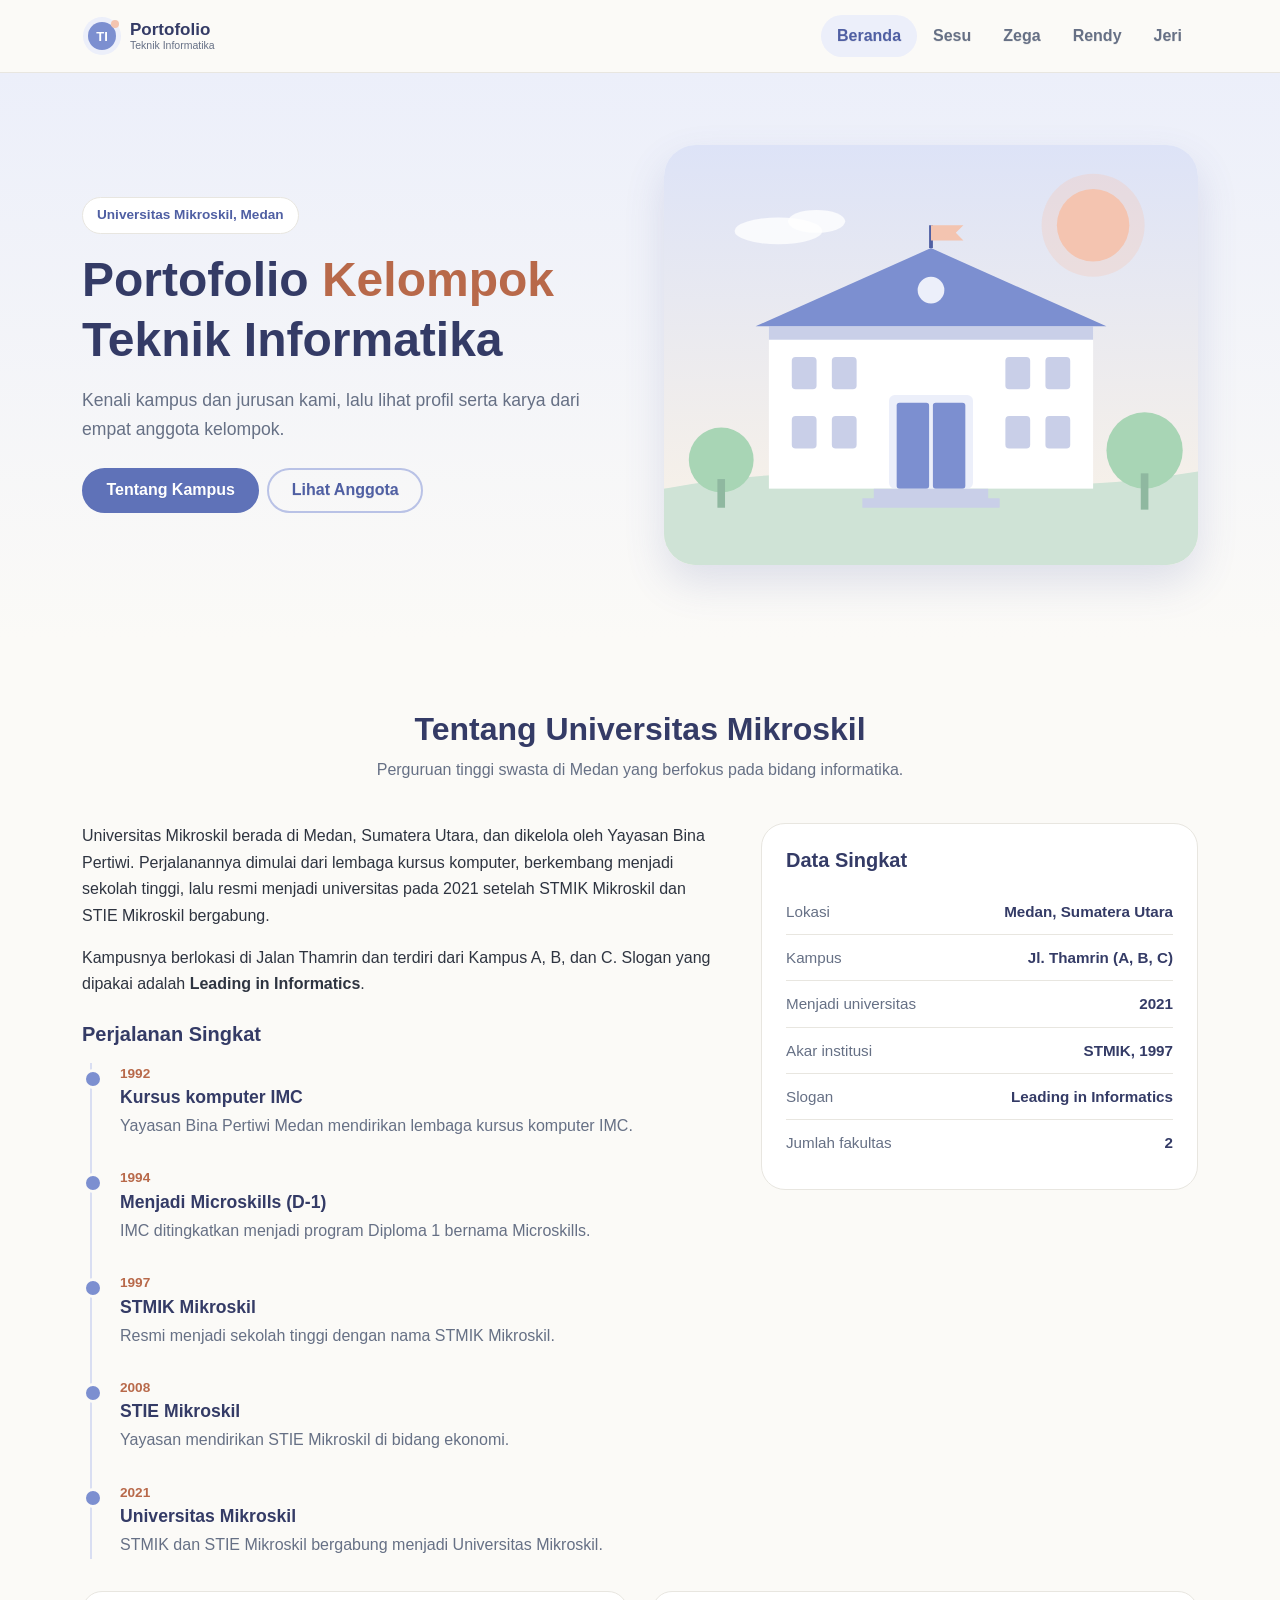
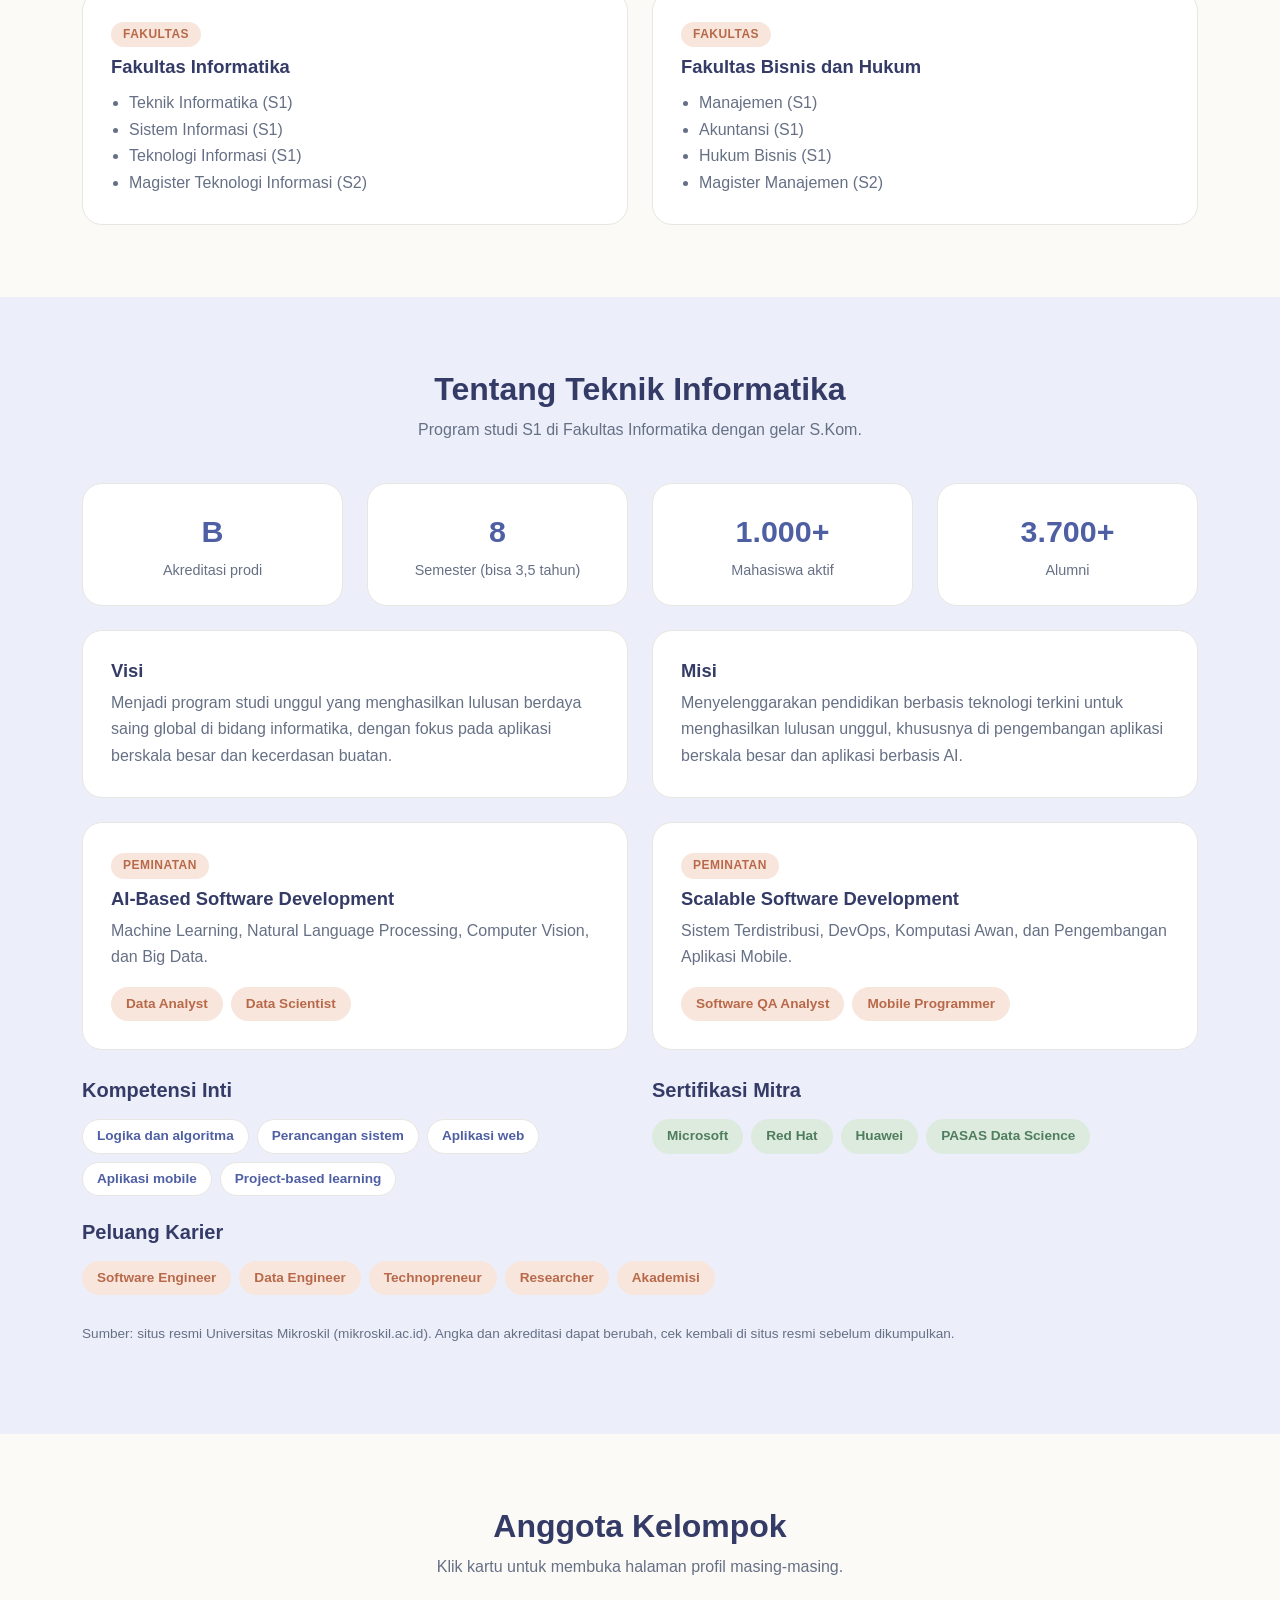
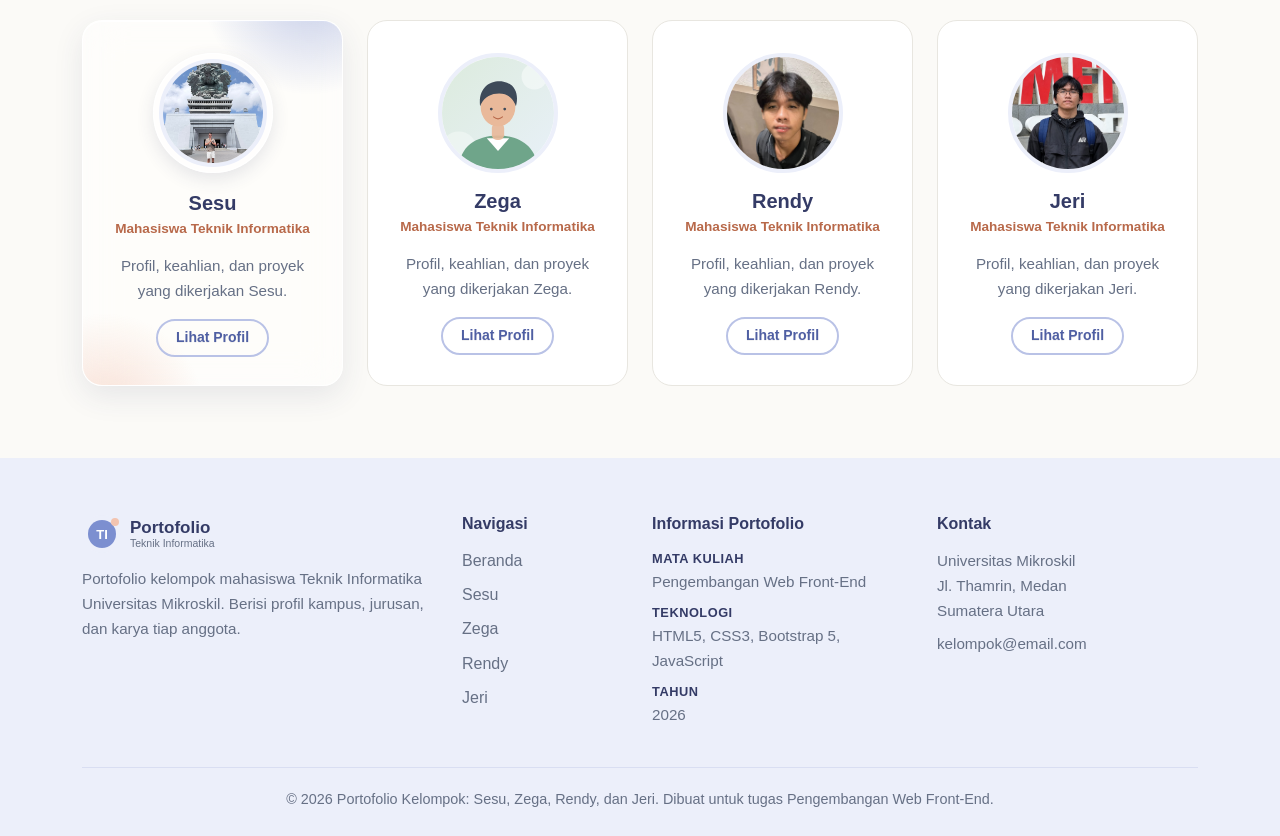
<file: index.html>
<!DOCTYPE html>
<html lang="id">

<head>
    <meta charset="UTF-8">
    <meta name="viewport" content="width=device-width, initial-scale=1.0">
    <title>Beranda - Portofolio Kelompok</title>
    <link rel="stylesheet" href="bootstrap/css/bootstrap.min.css">
    <link rel="stylesheet" href="style.css">
</head>

<body>
    <!-- ===== NAVBAR: sama di semua halaman, JANGAN DIUBAH ===== -->
    <header>
        <nav class="navbar navbar-expand-lg sticky-top">
            <div class="container">
                <a href="index.html" class="navbar-brand logo"><img src="img/logo.svg" alt="Logo Portofolio Teknik Informatika" width="200" height="40"></a>
                <button class="navbar-toggler" type="button" data-bs-toggle="collapse" data-bs-target="#menuUtama" aria-controls="menuUtama" aria-expanded="false" aria-label="Buka menu">
                    <span class="navbar-toggler-icon"></span>
                </button>
                <div class="collapse navbar-collapse" id="menuUtama">
                    <ul class="navbar-nav ms-auto mb-3 mb-lg-0">
                        <li class="nav-item"><a class="nav-link" href="index.html">Beranda</a></li>
                        <li class="nav-item"><a class="nav-link" href="sesu.html">Sesu</a></li>
                        <li class="nav-item"><a class="nav-link" href="zega.html">Zega</a></li>
                        <li class="nav-item"><a class="nav-link" href="rendy.html">Rendy</a></li>
                        <li class="nav-item"><a class="nav-link" href="jeri.html">Jeri</a></li>
                    </ul>
                </div>
            </div>
        </nav>
    </header>
    <!-- ===== AKHIR NAVBAR ===== -->

    <!-- ===== ISI HALAMAN: UBAH DI SINI SAJA ===== -->
    <main>
        <section class="hero">
            <div class="container">
                <div class="row align-items-center g-4 g-lg-5">
                    <div class="col-lg-6 order-2 order-lg-1">
                        <span class="label">Universitas Mikroskil, Medan</span>
                        <h1>Portofolio <span class="text-aksen">Kelompok</span> Teknik Informatika</h1>
                        <p>Kenali kampus dan jurusan kami, lalu lihat profil serta karya dari empat anggota kelompok.</p>
                        <div class="d-flex flex-wrap gap-2">
                            <a href="#kampus" class="btn btn-utama">Tentang Kampus</a>
                            <a href="#anggota" class="btn btn-garis">Lihat Anggota</a>
                        </div>
                    </div>
                    <div class="col-lg-6 order-1 order-lg-2 hero-gambar">
                        <img src="img/kampus.svg" alt="Ilustrasi gedung kampus">
                    </div>
                </div>
            </div>
        </section>

        <section class="bagian" id="kampus">
            <div class="container">
                <div class="judul-bagian">
                    <h2>Tentang Universitas Mikroskil</h2>
                    <p>Perguruan tinggi swasta di Medan yang berfokus pada bidang informatika.</p>
                </div>
                <div class="row g-4 g-lg-5">
                    <div class="col-lg-7">
                        <p>Universitas Mikroskil berada di Medan, Sumatera Utara, dan dikelola oleh Yayasan Bina Pertiwi. Perjalanannya dimulai dari lembaga kursus komputer, berkembang menjadi sekolah tinggi, lalu resmi menjadi universitas pada 2021 setelah STMIK Mikroskil dan STIE Mikroskil bergabung.</p>
                        <p>Kampusnya berlokasi di Jalan Thamrin dan terdiri dari Kampus A, B, dan C. Slogan yang dipakai adalah <b>Leading in Informatics</b>.</p>
                        <h3 class="h5 mt-4 mb-3">Perjalanan Singkat</h3>
                        <ul class="timeline">
                            <li><span class="waktu">1992</span><h3>Kursus komputer IMC</h3><p>Yayasan Bina Pertiwi Medan mendirikan lembaga kursus komputer IMC.</p></li>
                            <li><span class="waktu">1994</span><h3>Menjadi Microskills (D-1)</h3><p>IMC ditingkatkan menjadi program Diploma 1 bernama Microskills.</p></li>
                            <li><span class="waktu">1997</span><h3>STMIK Mikroskil</h3><p>Resmi menjadi sekolah tinggi dengan nama STMIK Mikroskil.</p></li>
                            <li><span class="waktu">2008</span><h3>STIE Mikroskil</h3><p>Yayasan mendirikan STIE Mikroskil di bidang ekonomi.</p></li>
                            <li><span class="waktu">2021</span><h3>Universitas Mikroskil</h3><p>STMIK dan STIE Mikroskil bergabung menjadi Universitas Mikroskil.</p></li>
                        </ul>
                    </div>
                    <div class="col-lg-5">
                        <div class="profil">
                            <h3 class="h5 mb-3">Data Singkat</h3>
                            <ul class="data-diri">
                                <li><span>Lokasi</span><b>Medan, Sumatera Utara</b></li>
                                <li><span>Kampus</span><b>Jl. Thamrin (A, B, C)</b></li>
                                <li><span>Menjadi universitas</span><b>2021</b></li>
                                <li><span>Akar institusi</span><b>STMIK, 1997</b></li>
                                <li><span>Slogan</span><b>Leading in Informatics</b></li>
                                <li><span>Jumlah fakultas</span><b>2</b></li>
                            </ul>
                        </div>
                    </div>
                </div>
                <div class="row g-4 mt-2">
                    <div class="col-md-6">
                        <div class="fokus h-100">
                            <span class="lencana">Fakultas</span>
                            <h3 class="mt-2">Fakultas Informatika</h3>
                            <ul class="daftar-prodi">
                                <li>Teknik Informatika (S1)</li>
                                <li>Sistem Informasi (S1)</li>
                                <li>Teknologi Informasi (S1)</li>
                                <li>Magister Teknologi Informasi (S2)</li>
                            </ul>
                        </div>
                    </div>
                    <div class="col-md-6">
                        <div class="fokus h-100">
                            <span class="lencana">Fakultas</span>
                            <h3 class="mt-2">Fakultas Bisnis dan Hukum</h3>
                            <ul class="daftar-prodi">
                                <li>Manajemen (S1)</li>
                                <li>Akuntansi (S1)</li>
                                <li>Hukum Bisnis (S1)</li>
                                <li>Magister Manajemen (S2)</li>
                            </ul>
                        </div>
                    </div>
                </div>
            </div>
        </section>

        <section class="bagian bg-lembut" id="jurusan">
            <div class="container">
                <div class="judul-bagian">
                    <h2>Tentang Teknik Informatika</h2>
                    <p>Program studi S1 di Fakultas Informatika dengan gelar S.Kom.</p>
                </div>
                <div class="row g-4 mb-4">
                    <div class="col-6 col-lg-3"><div class="statistik"><strong>B</strong><span>Akreditasi prodi</span></div></div>
                    <div class="col-6 col-lg-3"><div class="statistik"><strong>8</strong><span>Semester (bisa 3,5 tahun)</span></div></div>
                    <div class="col-6 col-lg-3"><div class="statistik"><strong>1.000+</strong><span>Mahasiswa aktif</span></div></div>
                    <div class="col-6 col-lg-3"><div class="statistik"><strong>3.700+</strong><span>Alumni</span></div></div>
                </div>
                <div class="row g-4">
                    <div class="col-lg-6">
                        <div class="fokus h-100">
                            <h3>Visi</h3>
                            <p>Menjadi program studi unggul yang menghasilkan lulusan berdaya saing global di bidang informatika, dengan fokus pada aplikasi berskala besar dan kecerdasan buatan.</p>
                        </div>
                    </div>
                    <div class="col-lg-6">
                        <div class="fokus h-100">
                            <h3>Misi</h3>
                            <p>Menyelenggarakan pendidikan berbasis teknologi terkini untuk menghasilkan lulusan unggul, khususnya di pengembangan aplikasi berskala besar dan aplikasi berbasis AI.</p>
                        </div>
                    </div>
                    <div class="col-lg-6">
                        <div class="fokus h-100">
                            <span class="lencana">Peminatan</span>
                            <h3 class="mt-2">AI-Based Software Development</h3>
                            <p class="mb-3">Machine Learning, Natural Language Processing, Computer Vision, dan Big Data.</p>
                            <div class="d-flex flex-wrap gap-2"><span class="chip chip-aksen">Data Analyst</span><span class="chip chip-aksen">Data Scientist</span></div>
                        </div>
                    </div>
                    <div class="col-lg-6">
                        <div class="fokus h-100">
                            <span class="lencana">Peminatan</span>
                            <h3 class="mt-2">Scalable Software Development</h3>
                            <p class="mb-3">Sistem Terdistribusi, DevOps, Komputasi Awan, dan Pengembangan Aplikasi Mobile.</p>
                            <div class="d-flex flex-wrap gap-2"><span class="chip chip-aksen">Software QA Analyst</span><span class="chip chip-aksen">Mobile Programmer</span></div>
                        </div>
                    </div>
                </div>
                <div class="row g-4 mt-1">
                    <div class="col-lg-6">
                        <h3 class="h5 mb-3">Kompetensi Inti</h3>
                        <div class="d-flex flex-wrap gap-2"><span class="chip ">Logika dan algoritma</span><span class="chip ">Perancangan sistem</span><span class="chip ">Aplikasi web</span><span class="chip ">Aplikasi mobile</span><span class="chip ">Project-based learning</span></div>
                    </div>
                    <div class="col-lg-6">
                        <h3 class="h5 mb-3">Sertifikasi Mitra</h3>
                        <div class="d-flex flex-wrap gap-2"><span class="chip chip-hijau">Microsoft</span><span class="chip chip-hijau">Red Hat</span><span class="chip chip-hijau">Huawei</span><span class="chip chip-hijau">PASAS Data Science</span></div>
                    </div>
                    <div class="col-12">
                        <h3 class="h5 mb-3">Peluang Karier</h3>
                        <div class="d-flex flex-wrap gap-2"><span class="chip chip-aksen">Software Engineer</span><span class="chip chip-aksen">Data Engineer</span><span class="chip chip-aksen">Technopreneur</span><span class="chip chip-aksen">Researcher</span><span class="chip chip-aksen">Akademisi</span></div>
                    </div>
                </div>
                <p class="sumber">Sumber: situs resmi Universitas Mikroskil (mikroskil.ac.id). Angka dan akreditasi dapat berubah, cek kembali di situs resmi sebelum dikumpulkan.</p>
            </div>
        </section>

        <section class="bagian" id="anggota">
            <div class="container">
                <div class="judul-bagian">
                    <h2>Anggota Kelompok</h2>
                    <p>Klik kartu untuk membuka halaman profil masing-masing.</p>
                </div>
                <div class="row g-4">
                    <div class="col-sm-6 col-lg-3">
                        <article class="kartu kartu-anggota kartu-sesu h-100">
                            <span class="foto-sesu"><img src="img/sesu.jpg" alt="Foto Sesu"></span>
                            <h3>Sesu</h3>
                            <p class="peran">Mahasiswa Teknik Informatika</p>
                            <p>Profil, keahlian, dan proyek yang dikerjakan Sesu.</p>
                            <a href="sesu.html" class="btn btn-garis btn-sm stretched-link">Lihat Profil</a>
                        </article>
                    </div>
                    <div class="col-sm-6 col-lg-3">
                        <article class="kartu kartu-anggota h-100">
                            <img src="img/zega.svg" alt="Foto Zega">
                            <h3>Zega</h3>
                            <p class="peran">Mahasiswa Teknik Informatika</p>
                            <p>Profil, keahlian, dan proyek yang dikerjakan Zega.</p>
                            <a href="zega.html" class="btn btn-garis btn-sm stretched-link">Lihat Profil</a>
                        </article>
                    </div>
                    <div class="col-sm-6 col-lg-3">
                        <article class="kartu kartu-anggota h-100">
                            <img src="img/rendy.jpeg" alt="Foto Rendy">
                            <h3>Rendy</h3>
                            <p class="peran">Mahasiswa Teknik Informatika</p>
                            <p>Profil, keahlian, dan proyek yang dikerjakan Rendy.</p>
                            <a href="rendy.html" class="btn btn-garis btn-sm stretched-link">Lihat Profil</a>
                        </article>
                    </div>
                    <div class="col-sm-6 col-lg-3">
                        <article class="kartu kartu-anggota h-100">
                            <img src="img/image.png" alt="Foto Jeri">
                            <h3>Jeri</h3>
                            <p class="peran">Mahasiswa Teknik Informatika</p>
                            <p>Profil, keahlian, dan proyek yang dikerjakan Jeri.</p>
                            <a href="jeri.html" class="btn btn-garis btn-sm stretched-link">Lihat Profil</a>
                        </article>
                    </div>
                </div>
            </div>
        </section>
    </main>
    <!-- ===== AKHIR ISI HALAMAN ===== -->

    <!-- ===== FOOTER: sama di semua halaman, JANGAN DIUBAH ===== -->
    <footer class="footer">
        <div class="container">
            <div class="row g-4">
                <div class="col-lg-4">
                    <a href="index.html" class="logo"><img src="img/logo.svg" alt="Logo Portofolio Teknik Informatika" width="200" height="40"></a>
                    <p>Portofolio kelompok mahasiswa Teknik Informatika Universitas Mikroskil. Berisi profil kampus, jurusan, dan karya tiap anggota.</p>
                </div>
                <div class="col-6 col-lg-2">
                    <h4>Navigasi</h4>
                    <a href="index.html">Beranda</a>
                    <a href="sesu.html">Sesu</a>
                    <a href="zega.html">Zega</a>
                    <a href="rendy.html">Rendy</a>
                    <a href="jeri.html">Jeri</a>
                </div>
                <div class="col-6 col-lg-3">
                    <h4>Informasi Portofolio</h4>
                    <ul class="info-footer">
                        <li><b>Mata kuliah</b>Pengembangan Web Front-End</li>
                        <li><b>Teknologi</b>HTML5, CSS3, Bootstrap 5, JavaScript</li>
                        <li><b>Tahun</b>2026</li>
                    </ul>
                </div>
                <div class="col-lg-3">
                    <h4>Kontak</h4>
                    <p>Universitas Mikroskil<br>Jl. Thamrin, Medan<br>Sumatera Utara</p>
                    <p>kelompok@email.com</p>
                </div>
            </div>
            <div class="hak-cipta">&copy; 2026 Portofolio Kelompok: Sesu, Zega, Rendy, dan Jeri. Dibuat untuk tugas Pengembangan Web Front-End.</div>
        </div>
    </footer>
    <!-- ===== AKHIR FOOTER ===== -->

    <script src="bootstrap/js/bootstrap.bundle.min.js"></script>
    <script src="script.js"></script>
</body>

</html>
</file>
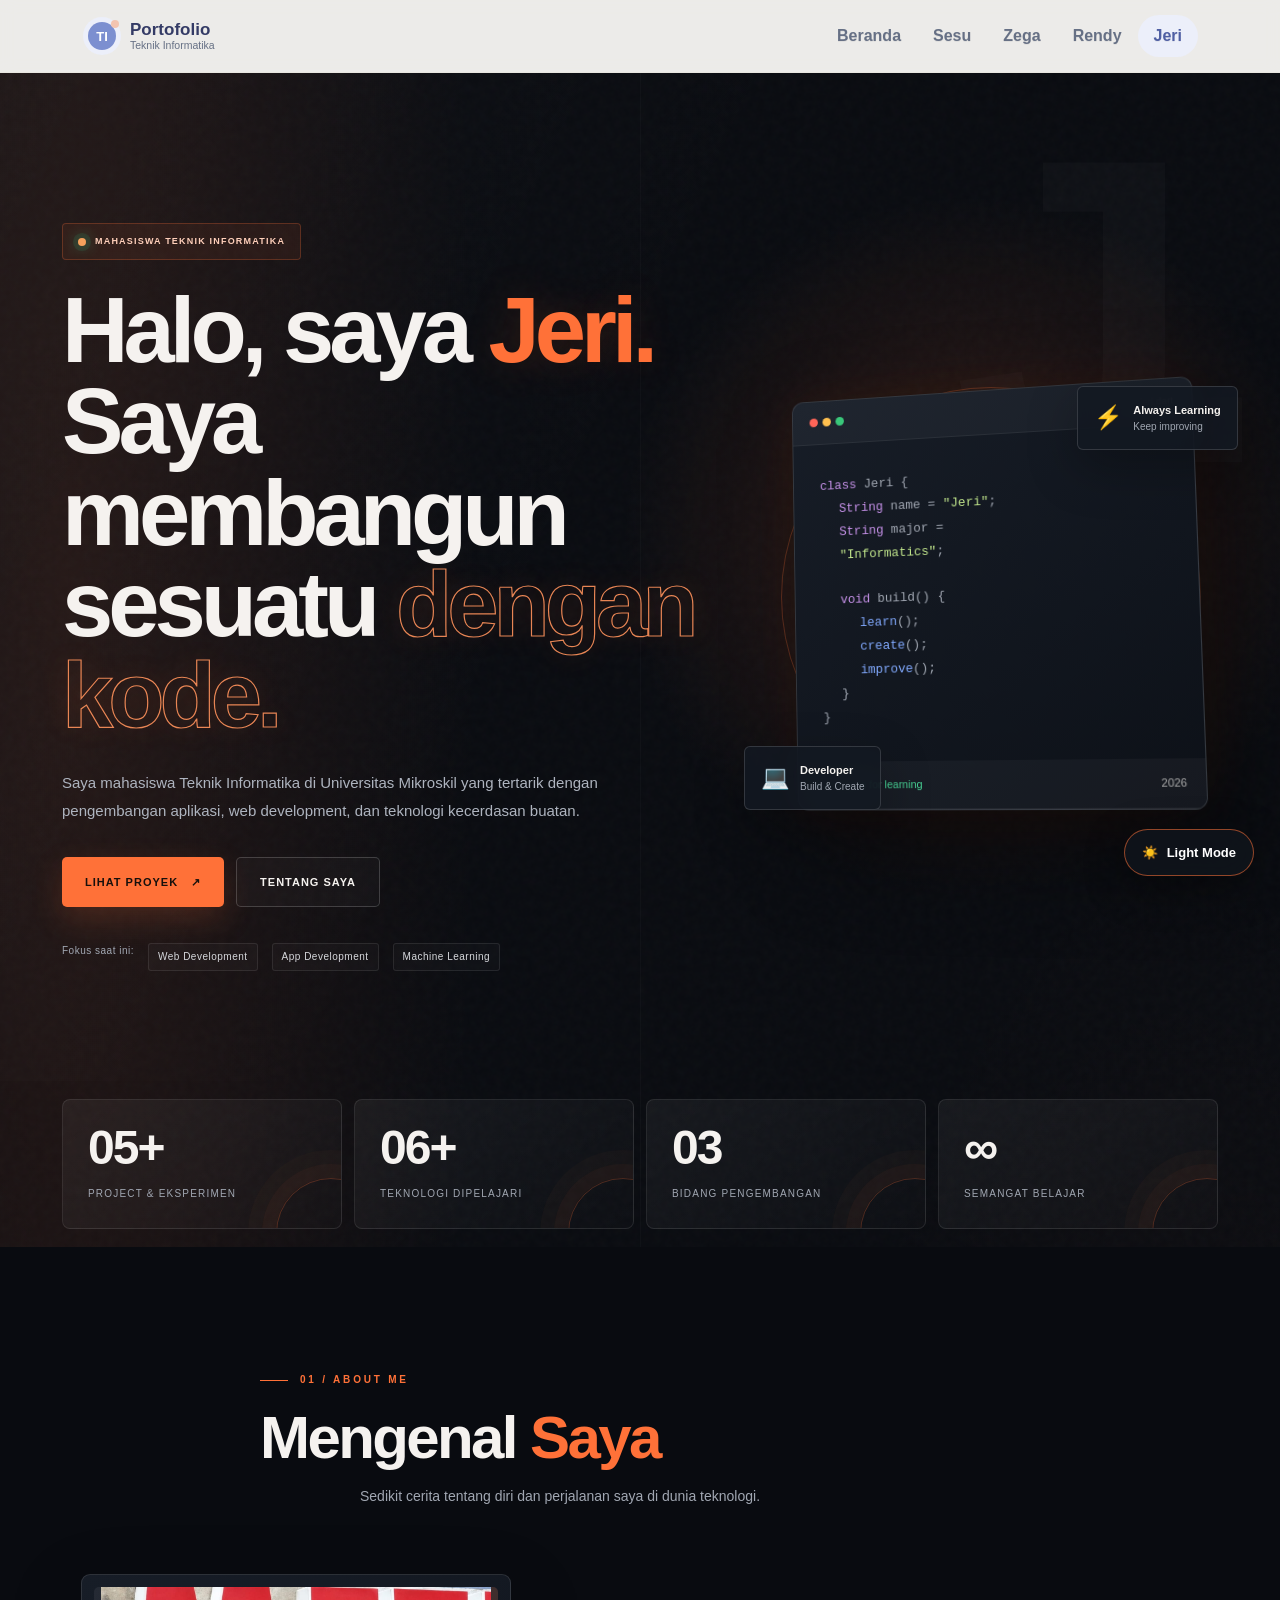
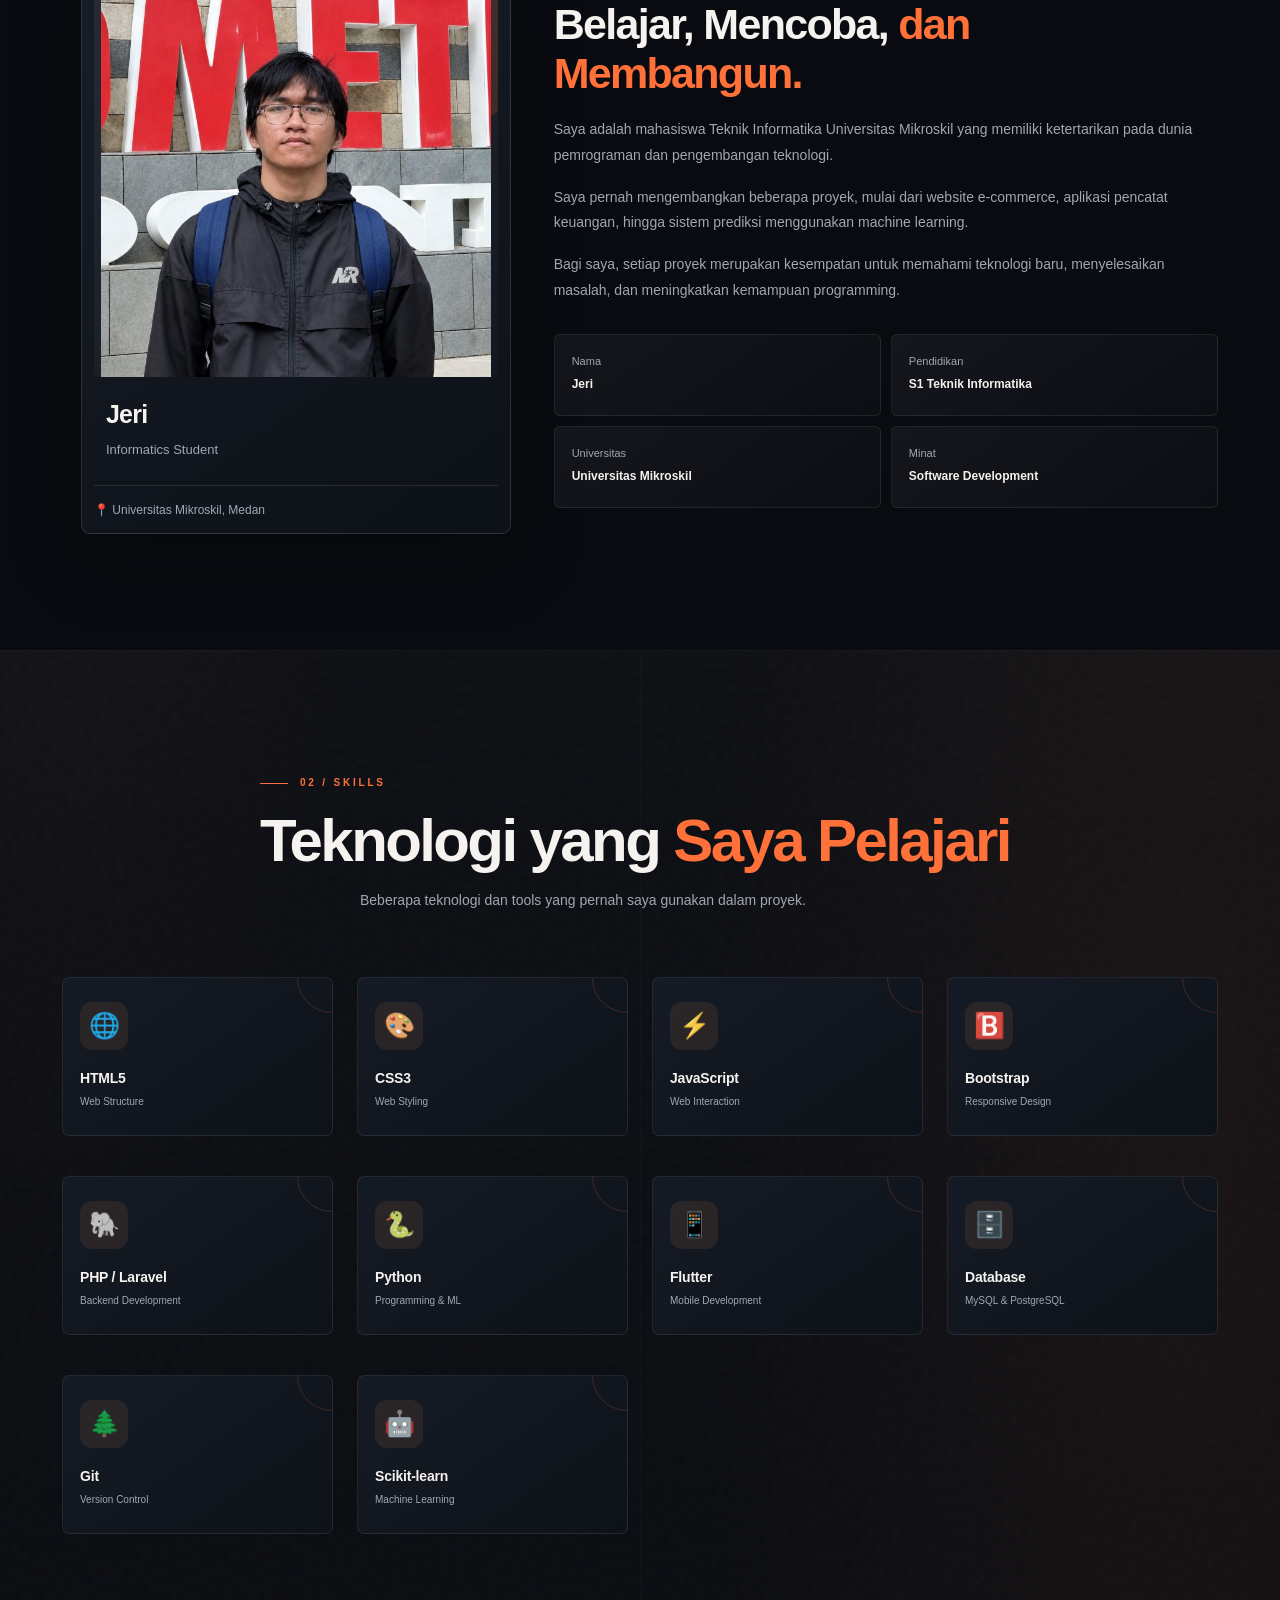
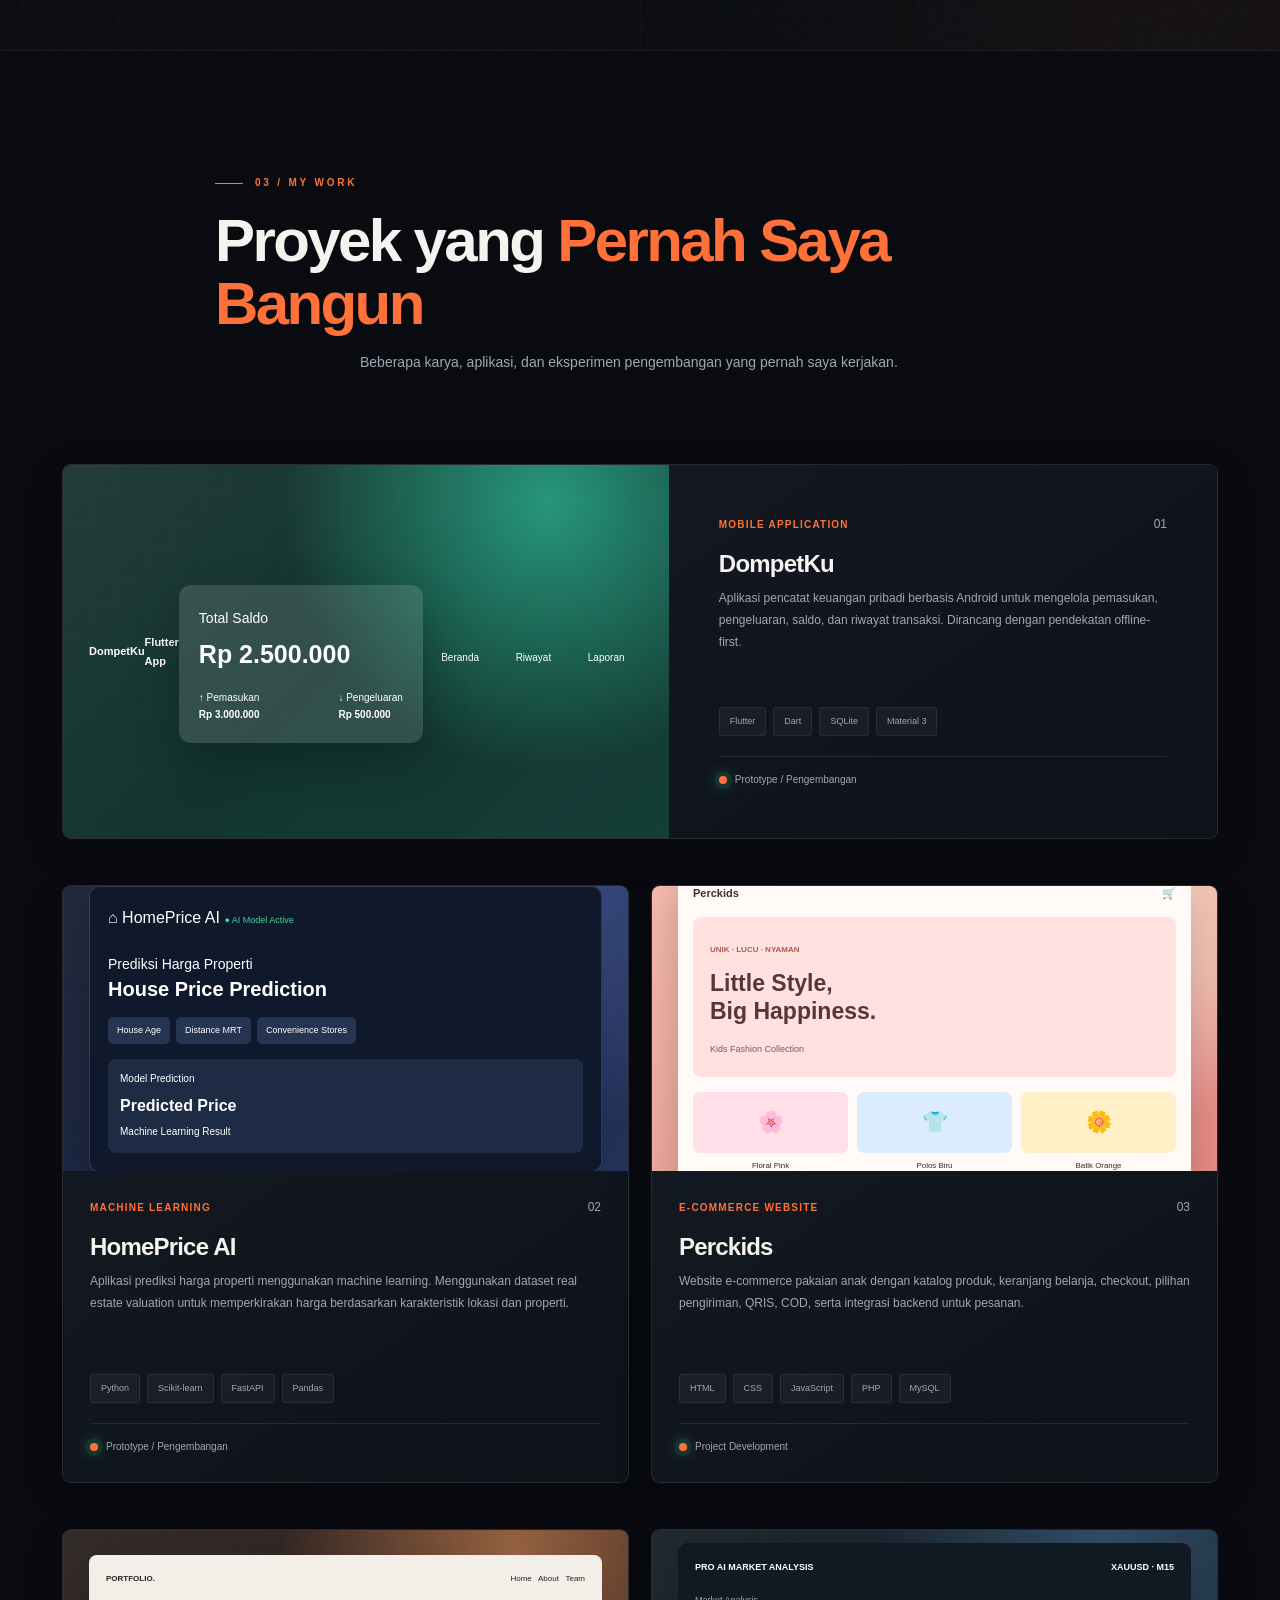
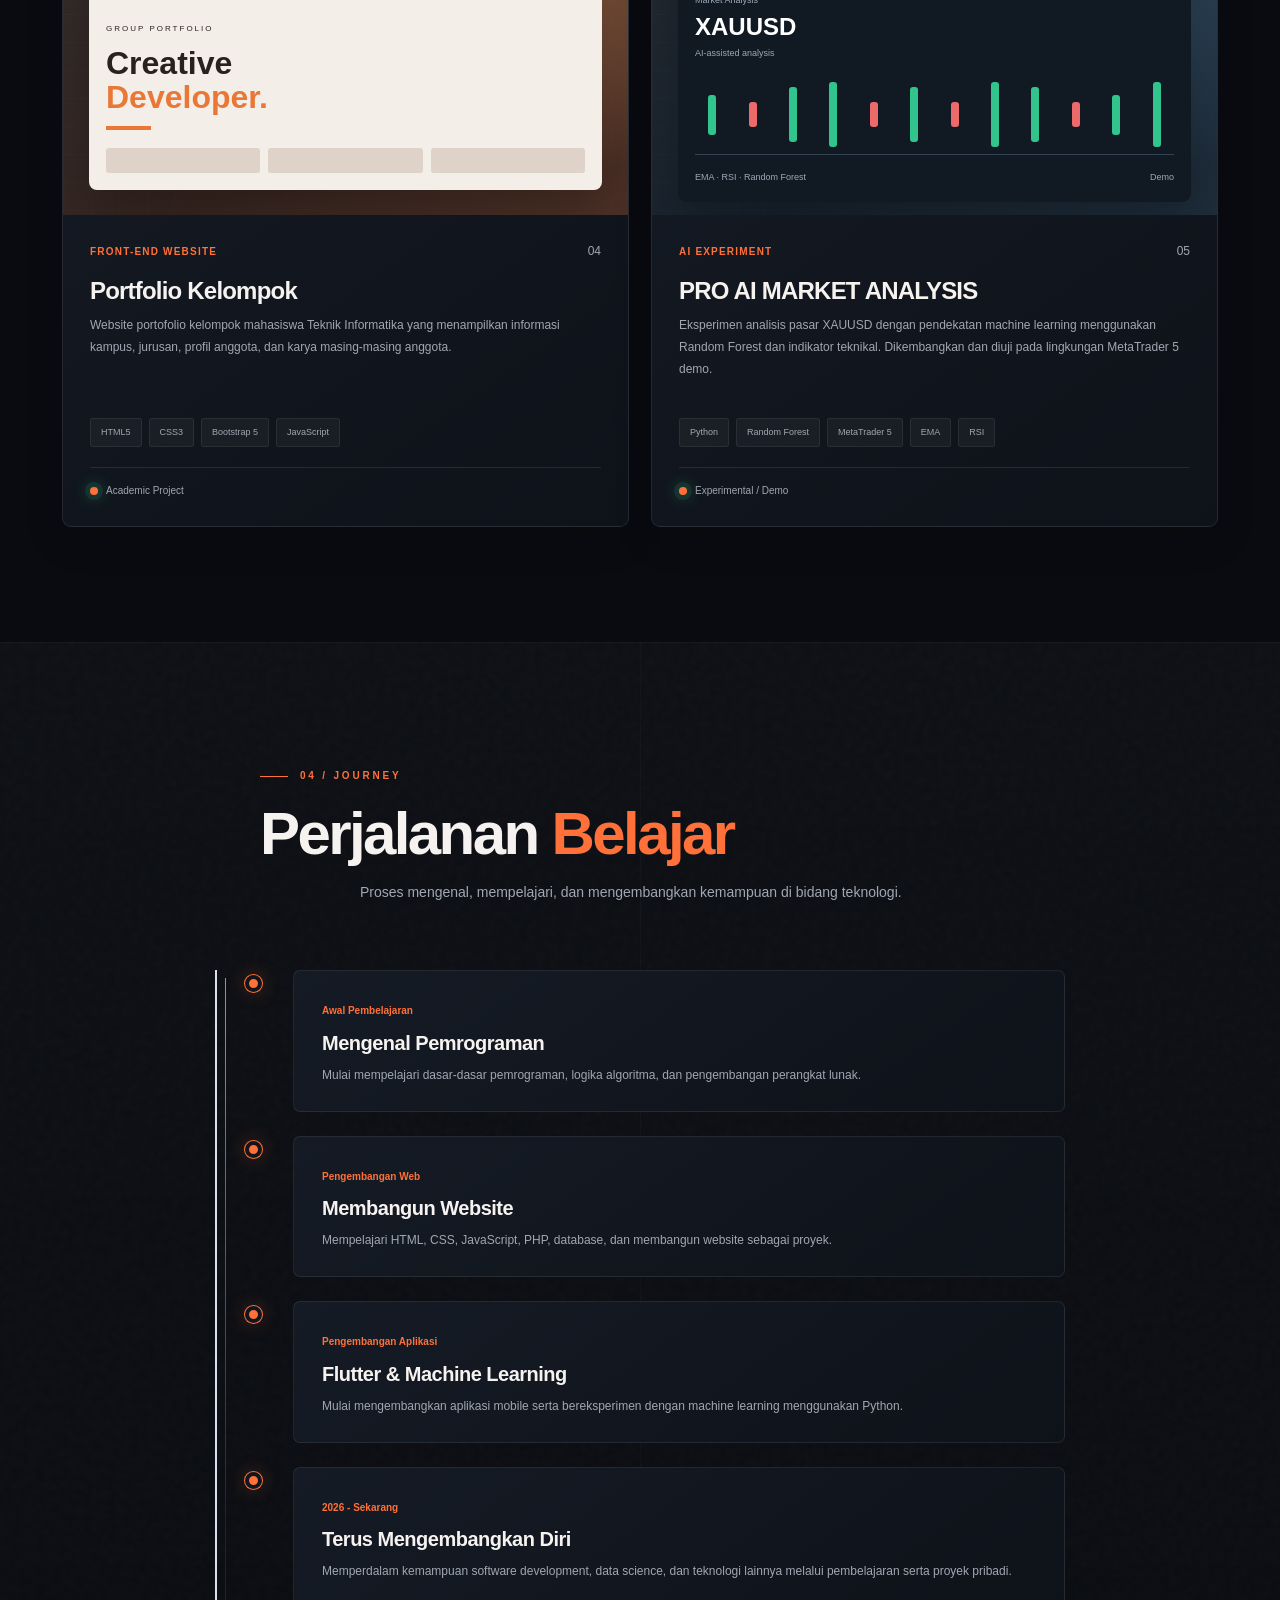
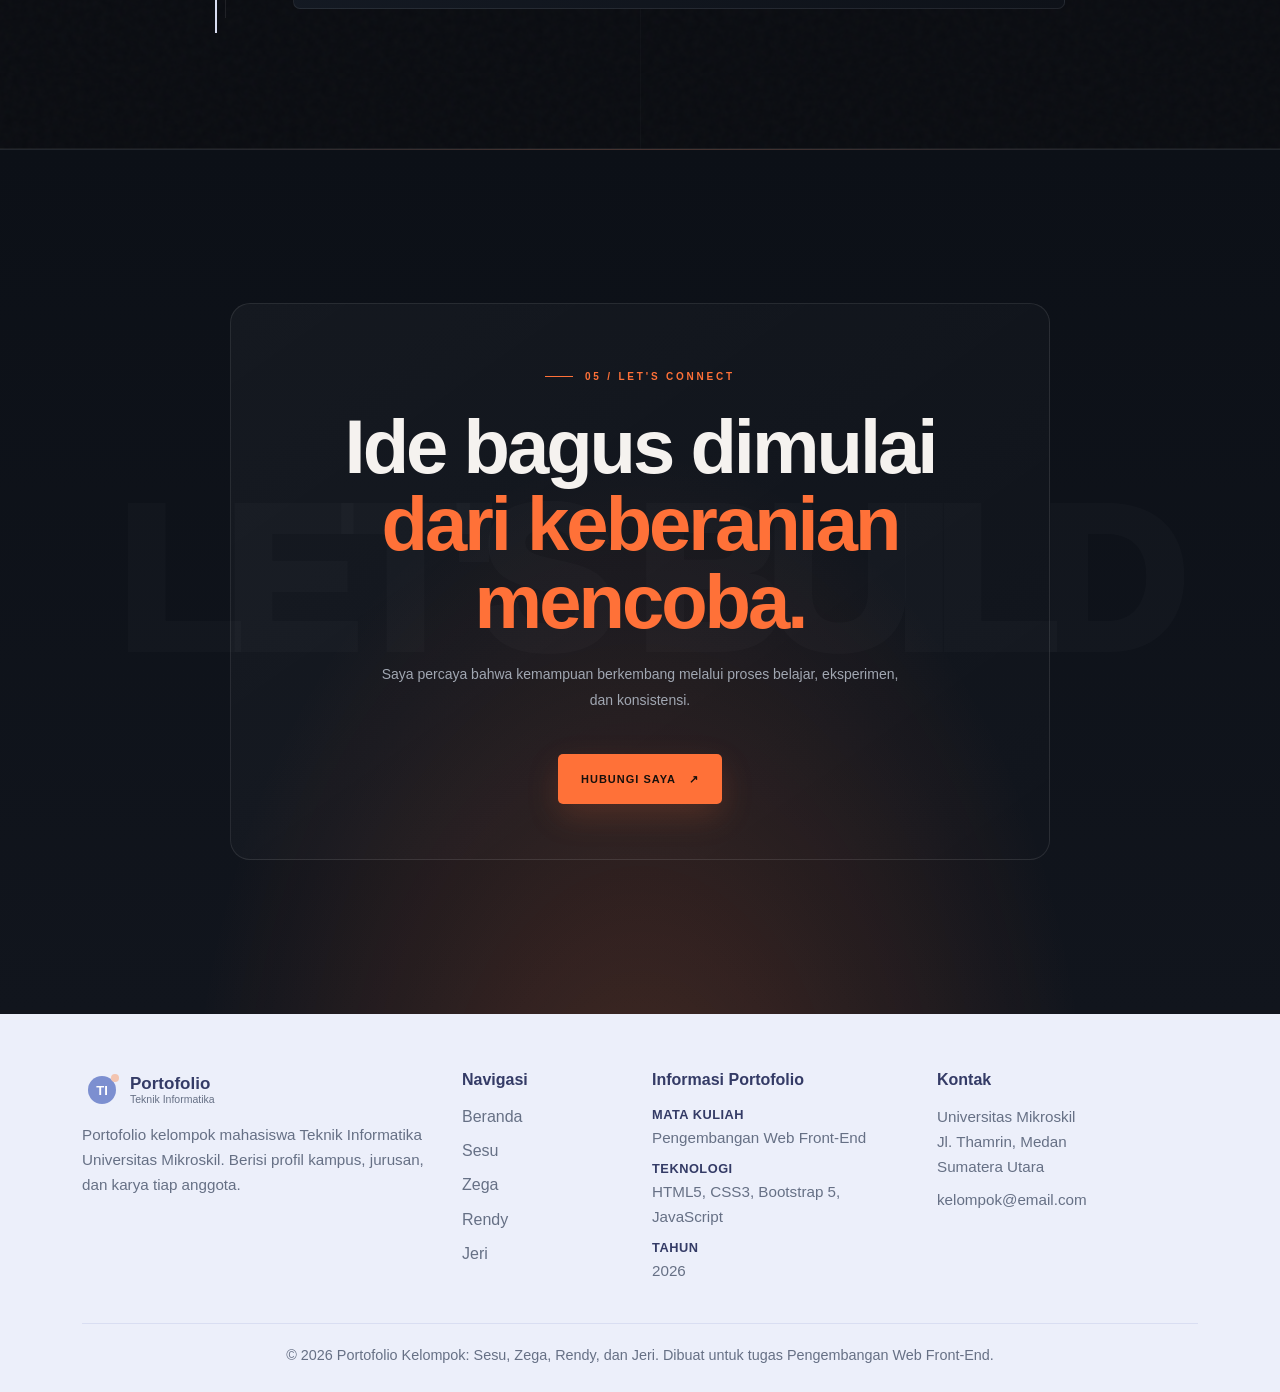
<file: jeri.html>
<!DOCTYPE html>
<html lang="id">

<head>
    <meta charset="UTF-8">
    <meta name="viewport" content="width=device-width, initial-scale=1.0">
    <title>Jeri - Portofolio Kelompok</title>
    <link rel="stylesheet" href="bootstrap/css/bootstrap.min.css">
    <link rel="stylesheet" href="style.css">
    <style>
        /* Jeriko */
/* =========================================
   JERI PORTFOLIO - MAIN DESIGN
   Orange / Dark / Light
========================================= */

.portfolio-jeri {
    --orange: #ff8738;
    --orange-dark: #e66b20;
    --bg: #111318;
    --surface: #191c23;
    --surface-2: #222630;
    --text: #f4f4f5;
    --muted: #a2a7b2;
    --border: rgba(255,255,255,.09);

    background: var(--bg);
    color: var(--text);
    overflow: hidden;
    font-family: inherit;
    transition: background .3s, color .3s;
}

body.light-mode .portfolio-jeri {
    --bg: #f7f7f9;
    --surface: #ffffff;
    --surface-2: #eef0f3;
    --text: #20232a;
    --muted: #666d79;
    --border: rgba(0,0,0,.09);
}

.portfolio-jeri * {
    box-sizing: border-box;
}

.portfolio-jeri a {
    text-decoration: none;
}

.portfolio-jeri p {
    color: var(--muted);
    line-height: 1.8;
}

/* TOGGLE THEME */

.theme-toggle {
    position: fixed;
    right: 25px;
    bottom: 25px;
    z-index: 9999;
    display: flex;
    align-items: center;
    gap: 9px;
    padding: 12px 18px;
    border: 1px solid var(--orange);
    border-radius: 50px;
    background: #20242d;
    color: white;
    font-size: 13px;
    font-weight: 700;
    cursor: pointer;
    box-shadow: 0 8px 25px rgba(0,0,0,.2);
    transition: .3s;
}

.theme-toggle:hover {
    background: var(--orange);
    color: #111;
    transform: translateY(-4px);
}

body.light-mode .theme-toggle {
    background: #fff;
    color: #222;
}

/* HERO */

.hero-jeri {
    position: relative;
    padding: 110px 0 100px;
    min-height: 650px;
    display: flex;
    align-items: center;
    background:
        radial-gradient(circle at 85% 40%, rgba(255,135,56,.12), transparent 30%),
        var(--bg);
}

.hero-label {
    display: inline-flex;
    align-items: center;
    gap: 9px;
    padding: 9px 15px;
    border: 1px solid var(--border);
    border-radius: 30px;
    background: var(--surface);
    color: var(--muted);
    font-size: 12px;
    margin-bottom: 25px;
}

.status-dot {
    display: inline-block;
    width: 8px;
    height: 8px;
    border-radius: 50%;
    background: #36c98a;
    box-shadow: 0 0 10px rgba(54,201,138,.5);
    flex-shrink: 0;
}

.hero-jeri h1 {
    font-size: clamp(38px, 5.5vw, 68px);
    font-weight: 800;
    letter-spacing: -2.5px;
    line-height: 1.13;
    margin-bottom: 25px;
    color: var(--text);
}

.hero-jeri h1 span,
.section-heading h2 span,
.about-content h3 span,
.closing-content h2 span {
    color: var(--orange);
}

.outline-text {
    -webkit-text-stroke: 1px var(--orange);
    color: transparent !important;
}

.hero-description {
    max-width: 550px;
    font-size: 16px;
    margin-bottom: 30px;
}

.hero-buttons {
    display: flex;
    flex-wrap: wrap;
    gap: 13px;
}

.btn-hero-primary,
.btn-hero-secondary {
    display: inline-flex;
    align-items: center;
    justify-content: center;
    gap: 13px;
    padding: 14px 22px;
    border-radius: 8px;
    font-size: 13px;
    font-weight: 700;
    transition: .3s;
}

.btn-hero-primary {
    background: var(--orange);
    color: #171717;
}

.btn-hero-primary:hover {
    background: var(--orange-dark);
    color: #fff;
    transform: translateY(-3px);
}

.btn-hero-secondary {
    color: var(--text);
    border: 1px solid var(--border);
    background: var(--surface);
}

.btn-hero-secondary:hover {
    border-color: var(--orange);
    color: var(--orange);
}

.hero-social {
    display: flex;
    flex-wrap: wrap;
    gap: 12px;
    margin-top: 35px;
    font-size: 11px;
    color: var(--muted);
}

.hero-social span:not(:first-child) {
    color: var(--orange);
}

/* HERO VISUAL */

.hero-visual {
    min-height: 420px;
    position: relative;
    display: flex;
    align-items: center;
    justify-content: center;
}

.visual-circle {
    position: absolute;
    border: 1px solid rgba(255,135,56,.2);
    border-radius: 50%;
    animation: rotateCircle 18s linear infinite;
}

.circle-one {
    width: 390px;
    height: 390px;
}

.circle-two {
    width: 310px;
    height: 310px;
    border-style: dashed;
    animation-direction: reverse;
}

@keyframes rotateCircle {
    to { transform: rotate(360deg); }
}

.code-window {
    width: 100%;
    max-width: 390px;
    position: relative;
    z-index: 2;
    border: 1px solid var(--border);
    border-radius: 14px;
    background: #171a21;
    box-shadow: 0 25px 70px rgba(0,0,0,.35);
    overflow: hidden;
    transform: rotate(-2deg);
    transition: .4s;
}

.code-window:hover {
    transform: rotate(0) translateY(-8px);
}

.code-header,
.code-footer {
    display: flex;
    align-items: center;
    justify-content: space-between;
    padding: 14px 18px;
    background: #20242d;
    color: #aaa;
    font-size: 11px;
}

.window-dots {
    display: flex;
    gap: 5px;
}

.window-dots span {
    width: 9px;
    height: 9px;
    border-radius: 50%;
    background: #ff6558;
}

.window-dots span:nth-child(2) { background: #ffc04f; }
.window-dots span:nth-child(3) { background: #39c77a; }

.code-content {
    padding: 28px 24px;
    font-family: Consolas, monospace;
    font-size: 13px;
    line-height: 1.7;
    color: #e7e7e7;
}

.code-content p { margin: 0; color: inherit; }
.code-purple { color: #c792ea; }
.code-green { color: #c3e88d; }
.code-blue { color: #82aaff; }
.indent { padding-left: 20px; }
.indent-two { padding-left: 40px; }

.code-footer span:first-child { color: #48d597; }

.floating-card {
    position: absolute;
    z-index: 3;
    display: flex;
    align-items: center;
    gap: 10px;
    padding: 12px 16px;
    background: var(--surface);
    border: 1px solid var(--border);
    border-radius: 10px;
    box-shadow: 0 10px 30px rgba(0,0,0,.2);
    animation: floating 4s ease-in-out infinite;
}

.floating-card > span { font-size: 23px; }

.floating-card b,
.floating-card small {
    display: block;
}

.floating-card b {
    font-size: 11px;
    color: var(--text);
}

.floating-card small {
    color: var(--muted);
    font-size: 10px;
}

.floating-top { top: 40px; right: -10px; }
.floating-bottom { bottom: 40px; left: -10px; animation-delay: 1s; }

@keyframes floating {
    0%, 100% { transform: translateY(0); }
    50% { transform: translateY(-12px); }
}

/* STATS */

.stats-section {
    padding: 30px 0;
    background: var(--surface);
    border-top: 1px solid var(--border);
    border-bottom: 1px solid var(--border);
}

.stat-item {
    text-align: center;
    padding: 15px;
}

.stat-item h2 {
    font-size: 37px;
    font-weight: 800;
    color: var(--text);
}

.stat-item h2 span { color: var(--orange); }

.stat-item p {
    font-size: 12px;
    margin: 0;
}

/* GENERAL SECTION */

.section-jeri {
    padding: 100px 0;
    background: var(--bg);
}

.section-soft {
    background: var(--surface);
}

.section-heading {
    max-width: 650px;
    margin: 0 auto 55px;
    text-align: center;
}

.section-label {
    color: var(--orange);
    font-size: 11px;
    font-weight: 800;
    letter-spacing: 2px;
}

.section-heading h2 {
    color: var(--text);
    font-size: clamp(28px, 4vw, 43px);
    font-weight: 800;
    letter-spacing: -1px;
    margin: 13px 0;
}

.section-heading p {
    font-size: 14px;
}

/* ABOUT */

.profile-card {
    position: relative;
    max-width: 390px;
    margin: auto;
    padding: 20px;
    background: var(--surface);
    border: 1px solid var(--border);
    border-radius: 15px;
}

.profile-image {
    position: relative;
    height: 320px;
    background: var(--surface-2);
    border-radius: 10px;
    overflow: hidden;
}

.profile-image img {
    width: 100%;
    height: 100%;
    object-fit: contain;
    position: relative;
    z-index: 1;
}

.profile-decoration {
    position: absolute;
    width: 180px;
    height: 180px;
    right: -40px;
    top: -40px;
    border-radius: 50%;
    background: var(--orange);
    opacity: .15;
}

.profile-caption {
    padding-top: 20px;
}

.profile-caption h3 {
    font-size: 22px;
    color: var(--text);
    font-weight: 800;
}

.profile-caption p {
    font-size: 13px;
    margin: 0;
}

.profile-location {
    margin-top: 15px;
    padding-top: 15px;
    border-top: 1px solid var(--border);
    font-size: 12px;
    color: var(--muted);
}

.about-content h3 {
    font-size: 31px;
    font-weight: 800;
    color: var(--text);
    margin-bottom: 20px;
}

.about-content p {
    font-size: 14px;
}

.about-information {
    display: grid;
    grid-template-columns: repeat(2, 1fr);
    gap: 20px;
    margin-top: 30px;
}

.about-information div {
    padding: 15px;
    background: var(--surface);
    border: 1px solid var(--border);
    border-radius: 8px;
}

.about-information span,
.about-information b {
    display: block;
}

.about-information span {
    color: var(--muted);
    font-size: 11px;
    margin-bottom: 5px;
}

.about-information b {
    color: var(--text);
    font-size: 13px;
}

/* SKILLS */

.skill-card {
    height: 100%;
    padding: 25px 15px;
    text-align: center;
    background: var(--bg);
    border: 1px solid var(--border);
    border-radius: 12px;
    transition: .3s;
}

.skill-card:hover {
    border-color: var(--orange);
    transform: translateY(-7px);
    box-shadow: 0 12px 30px rgba(255,135,56,.08);
}

.skill-icon {
    font-size: 31px;
    margin-bottom: 13px;
}

.skill-card h3 {
    color: var(--text);
    font-size: 15px;
    font-weight: 800;
}

.skill-card p {
    font-size: 11px;
    margin: 0;
}

/* PROJECTS */

.project-card {
    overflow: hidden;
    background: var(--surface);
    border: 1px solid var(--border);
    border-radius: 14px;
    transition: .35s;
}

.project-card:hover {
    transform: translateY(-8px);
    border-color: var(--orange);
    box-shadow: 0 18px 40px rgba(0,0,0,.12);
}

.project-preview {
    height: 260px;
    padding: 22px;
    display: flex;
    align-items: center;
    justify-content: center;
    overflow: hidden;
}

.preview-dompetku {
    background: linear-gradient(135deg, #103d35, #16866a);
}

.preview-homeprice {
    background: linear-gradient(135deg, #171d36, #303f72);
}

.preview-perckids {
    background: linear-gradient(135deg, #ffcfdb, #ff9e9e);
}

.preview-portfolio {
    background: linear-gradient(135deg, #27212a, #68402d);
}

.preview-market {
    background: linear-gradient(135deg, #171b24, #28394b);
}

.preview-top,
.shop-header,
.market-header {
    display: flex;
    justify-content: space-between;
    align-items: center;
    font-size: 11px;
    font-weight: 700;
}

.wallet-preview {
    margin-top: 25px;
    padding: 20px;
    border-radius: 12px;
    background: rgba(255,255,255,.13);
}

.wallet-preview small,
.wallet-preview h3,
.wallet-preview b {
    color: #fff;
}

.wallet-preview h3 {
    font-size: 25px;
    margin: 8px 0 20px;
}

.wallet-summary {
    display: flex;
    justify-content: space-between;
    gap: 10px;
}

.wallet-summary small,
.wallet-summary b {
    display: block;
    font-size: 10px;
}

.wallet-bottom {
    display: flex;
    justify-content: space-around;
    padding: 14px 0 0;
    font-size: 10px;
}

.preview-dompetku {
    color: white;
}

.wallet-preview,
.wallet-bottom {
    width: 100%;
}

.ai-window {
    width: 100%;
    padding: 18px;
    background: #10182b;
    color: #fff;
    border: 1px solid rgba(255,255,255,.15);
    border-radius: 10px;
}

.ai-active {
    color: #45d6a0;
    font-size: 9px;
}

.ai-content {
    padding: 20px 0 0;
}

.ai-content small,
.ai-content h3 {
    color: #fff;
}

.ai-content h3 {
    font-size: 20px;
}

.ai-fields {
    display: flex;
    flex-wrap: wrap;
    gap: 6px;
    margin: 15px 0;
}

.ai-fields span {
    padding: 6px 9px;
    background: #253451;
    border-radius: 5px;
    font-size: 9px;
}

.ai-result {
    padding: 12px;
    background: #1d2b45;
    border-radius: 8px;
}

.ai-result small,
.ai-result b,
.ai-result span {
    display: block;
    color: #fff;
    font-size: 10px;
}

.ai-result b {
    font-size: 16px;
    margin: 5px 0;
}

.shop-window {
    width: 100%;
    padding: 15px;
    border-radius: 10px;
    background: #fffaf7;
    color: #352a2a;
}

.shop-header {
    color: #3d3030;
}

.shop-banner {
    margin: 15px 0;
    padding: 17px;
    background: #ffe1df;
    border-radius: 8px;
}

.shop-banner small {
    color: #b35b50;
    font-size: 8px;
    font-weight: 800;
}

.shop-banner h3 {
    font-size: 23px;
    color: #553737;
    font-weight: 800;
    margin: 8px 0;
}

.shop-banner span {
    font-size: 9px;
    color: #795b5b;
}

.shop-products {
    display: flex;
    gap: 9px;
}

.shop-product {
    flex: 1;
    text-align: center;
    font-size: 9px;
}

.product-placeholder {
    padding: 13px 5px;
    margin-bottom: 5px;
    border-radius: 7px;
    font-size: 21px;
}

.product-placeholder.pink { background: #ffe0e8; }
.product-placeholder.blue { background: #dcecff; }
.product-placeholder.yellow { background: #fff0c7; }

.portfolio-preview {
    width: 100%;
    padding: 17px;
    background: #f4eee9;
    color: #29221f;
    border-radius: 8px;
}

.portfolio-nav {
    display: flex;
    justify-content: space-between;
    font-size: 8px;
}

.portfolio-hero {
    padding: 28px 0 18px;
}

.portfolio-hero small {
    font-size: 8px;
    letter-spacing: 2px;
}

.portfolio-hero h3 {
    font-size: 32px;
    font-weight: 900;
    line-height: 1.05;
    color: #28211e;
    margin: 8px 0;
}

.portfolio-hero h3 span {
    color: #e97836;
}

.portfolio-line {
    width: 45px;
    height: 4px;
    background: #e97836;
    margin-top: 12px;
}

.portfolio-blocks {
    display: flex;
    gap: 8px;
}

.portfolio-blocks span {
    flex: 1;
    height: 25px;
    background: #dfd2c8;
    border-radius: 3px;
}

.market-window {
    width: 100%;
    padding: 17px;
    background: #111923;
    color: white;
    border-radius: 9px;
}

.market-header {
    font-size: 9px;
}

.market-price {
    margin-top: 18px;
}

.market-price small,
.market-price span {
    display: block;
    color: #9ba9b9;
    font-size: 9px;
}

.market-price h3 {
    color: white;
    font-size: 24px;
    margin: 4px 0;
}

.market-chart {
    height: 80px;
    display: flex;
    align-items: center;
    justify-content: space-around;
    gap: 6px;
    margin: 15px 0;
    border-bottom: 1px solid #344354;
}

.chart-bar {
    width: 8px;
    border-radius: 3px;
}

.chart-bar.up {
    height: 40px;
    background: #31c48d;
}

.chart-bar.down {
    height: 25px;
    background: #ed6a6a;
}

.chart-bar:nth-child(3n) { height: 55px; }
.chart-bar:nth-child(4n) { height: 65px; }

.market-footer {
    display: flex;
    justify-content: space-between;
    color: #9ba9b9;
    font-size: 9px;
}

.project-content {
    padding: 25px;
}

.project-meta {
    display: flex;
    justify-content: space-between;
    align-items: center;
    margin-bottom: 14px;
}

.project-category {
    color: var(--orange);
    font-size: 10px;
    font-weight: 800;
    text-transform: uppercase;
    letter-spacing: .7px;
}

.project-number {
    color: var(--muted);
    font-size: 12px;
}

.project-content h3 {
    color: var(--text);
    font-size: 23px;
    font-weight: 800;
}

.project-content p {
    font-size: 13px;
    min-height: 95px;
}

.project-tags {
    display: flex;
    flex-wrap: wrap;
    gap: 7px;
    margin: 20px 0;
}

.project-tags span {
    padding: 6px 10px;
    background: var(--surface-2);
    color: var(--muted);
    border-radius: 5px;
    font-size: 10px;
}

.project-status {
    display: flex;
    align-items: center;
    gap: 8px;
    padding-top: 15px;
    border-top: 1px solid var(--border);
    color: var(--muted);
    font-size: 10px;
}

/* TIMELINE */

.timeline {
    max-width: 750px;
    margin: auto;
    position: relative;
}

.timeline::before {
    content: "";
    position: absolute;
    left: 8px;
    top: 8px;
    bottom: 15px;
    width: 2px;
    background: var(--border);
}

.timeline-item {
    position: relative;
    padding: 0 0 35px 40px;
}

.timeline-marker {
    position: absolute;
    left: 0;
    top: 5px;
    width: 18px;
    height: 18px;
    background: var(--orange);
    border: 4px solid var(--surface);
    border-radius: 50%;
    box-shadow: 0 0 0 2px var(--orange);
}

.timeline-content {
    padding: 20px;
    background: var(--bg);
    border: 1px solid var(--border);
    border-radius: 10px;
}

.timeline-content span {
    color: var(--orange);
    font-size: 10px;
    font-weight: 800;
}

.timeline-content h3 {
    color: var(--text);
    font-size: 18px;
    margin: 8px 0;
}

.timeline-content p {
    font-size: 13px;
    margin: 0;
}

/* CLOSING */

.closing-section {
    padding: 100px 0;
    text-align: center;
    background:
        radial-gradient(circle at 50% 100%, rgba(255,135,56,.16), transparent 50%),
        var(--surface);
    border-top: 1px solid var(--border);
}

.closing-content {
    max-width: 700px;
    margin: auto;
}

.closing-content h2 {
    color: var(--text);
    font-size: clamp(30px, 5vw, 48px);
    font-weight: 800;
    margin: 20px 0;
}

.closing-content p {
    font-size: 14px;
    margin-bottom: 25px;
}

/* ANIMASI SCROLL */

.reveal {
    opacity: 0;
    transform: translateY(35px);
    transition: opacity .7s ease, transform .7s ease;
}

.reveal.show {
    opacity: 1;
    transform: translateY(0);
}

/* RESPONSIVE */

@media (max-width: 991px) {
    .hero-jeri {
        padding: 80px 0;
    }

    .hero-visual {
        min-height: 380px;
    }

    .circle-one {
        width: 330px;
        height: 330px;
    }

    .circle-two {
        width: 270px;
        height: 270px;
    }

    .section-jeri {
        padding: 75px 0;
    }
}

@media (max-width: 576px) {
    .hero-jeri {
        padding: 65px 0;
    }

    .hero-jeri h1 {
        font-size: 40px;
        letter-spacing: -1.5px;
    }

    .hero-description {
        font-size: 14px;
    }

    .hero-visual {
        min-height: 340px;
    }

    .code-window {
        max-width: 310px;
    }

    .code-content {
        font-size: 11px;
        padding: 20px;
    }

    .circle-one {
        width: 290px;
        height: 290px;
    }

    .circle-two {
        width: 240px;
        height: 240px;
    }

    .floating-card {
        padding: 9px 11px;
    }

    .floating-top {
        right: 0;
        top: 10px;
    }

    .floating-bottom {
        left: 0;
        bottom: 10px;
    }

    .section-jeri {
        padding: 65px 0;
    }

    .section-heading {
        margin-bottom: 35px;
    }

    .profile-image {
        height: 270px;
    }

    .about-content h3 {
        font-size: 25px;
    }

    .about-information {
        gap: 10px;
    }

    .about-information div {
        padding: 12px;
    }

    .about-information b {
        font-size: 11px;
    }

    .project-preview {
        height: 230px;
        padding: 16px;
    }

    .project-content {
        padding: 20px;
    }

    .project-content p {
        min-height: auto;
    }

    .theme-toggle {
        right: 14px;
        bottom: 14px;
        padding: 10px 14px;
        font-size: 11px;
    }

    .closing-section {
        padding: 70px 0;
    }
}

/* Kurangi animasi jika pengguna memilih reduced motion */
@media (prefers-reduced-motion: reduce) {
    .portfolio-jeri *,
    .portfolio-jeri *::before,
    .portfolio-jeri *::after {
        animation-duration: .01ms !important;
        animation-iteration-count: 1 !important;
        scroll-behavior: auto !important;
        transition-duration: .01ms !important;
    }

    .reveal {
        opacity: 1;
        transform: none;
    }
}


/* =====================================================
   JERI — DARK BENTO REDESIGN / ORANGE EDITION
   Main content only. Navbar & footer intentionally untouched.
===================================================== */
.portfolio-jeri {
    --orange: #ff8a3d;
    --orange-dark: #f06d20;
    --bg: #0b0d10;
    --surface: #12161c;
    --surface-2: #1a2028;
    --text: #f4f5f7;
    --muted: #a0a8b4;
    --border: rgba(255,255,255,.085);
    --glow: rgba(255,138,61,.18);
    background: var(--bg);
    color: var(--text);
    isolation: isolate;
}
body.light-mode .portfolio-jeri {
    --bg: #f4f5f7;
    --surface: #ffffff;
    --surface-2: #edf0f3;
    --text: #171b22;
    --muted: #69717d;
    --border: rgba(20,25,32,.10);
    --glow: rgba(240,109,32,.12);
}
.portfolio-jeri section { position: relative; }
.portfolio-jeri a { transition: color .25s ease, background .25s ease, border-color .25s ease, transform .25s ease; }
.portfolio-jeri p { color: var(--muted); }

/* Scroll progress indicator */
.page-progress {
    position: fixed; inset: 0 auto auto 0; height: 3px; width: 0;
    z-index: 10000; background: linear-gradient(90deg, #ffb16d, var(--orange), #ff6b35);
    box-shadow: 0 0 14px rgba(255,138,61,.65); pointer-events: none;
}

/* Hero editorial / asymmetrical */
.hero-jeri {
    min-height: 650px;
    padding: clamp(85px, 11vw, 145px) 0 105px;
    background:
      radial-gradient(ellipse at 82% 38%, rgba(255,138,61,.13), transparent 34%),
      radial-gradient(ellipse at 10% 90%, rgba(255,138,61,.055), transparent 28%), var(--bg);
}
.hero-jeri::before {
    content: "J."; position: absolute; right: 4%; top: 2%; z-index: -1;
    font-size: clamp(180px, 34vw, 480px); line-height: 1; font-weight: 900;
    letter-spacing: -.1em; color: rgba(255,255,255,.018); pointer-events: none;
}
.hero-label { border-color: rgba(255,138,61,.28); background: rgba(255,138,61,.07); color: var(--text); letter-spacing: .04em; }
.status-dot { background: #f5a05c; box-shadow: 0 0 13px rgba(255,138,61,.7); }
.hero-jeri h1 { font-size: clamp(42px, 6.3vw, 82px); line-height: 1.04; letter-spacing: -.065em; font-weight: 850; max-width: 850px; }
.hero-jeri h1 span:not(.outline-text) { color: var(--orange); }
.outline-text { -webkit-text-stroke: 1.3px var(--orange); color: transparent !important; }
.hero-description { max-width: 590px; font-size: 16px; }
.btn-hero-primary { background: var(--orange); color: #17120e; border-radius: 7px; box-shadow: 0 8px 28px rgba(255,138,61,.18); }
.btn-hero-primary:hover { background: #ffa15f; color: #17120e; transform: translateY(-4px); box-shadow: 0 12px 35px rgba(255,138,61,.3); }
.btn-hero-secondary { border-radius: 7px; background: rgba(255,255,255,.025); }
.btn-hero-secondary:hover { border-color: var(--orange); color: var(--orange); transform: translateY(-3px); }
.hero-social { gap: 10px 15px; }
.hero-social span:not(:first-child) { padding: 5px 9px; border: 1px solid var(--border); border-radius: 5px; color: var(--muted); }
.hero-visual { min-height: 470px; }
.visual-circle { border-color: rgba(255,138,61,.24); }
.circle-one { width: min(390px, 82vw); height: min(390px, 82vw); }
.circle-two { width: min(310px, 66vw); height: min(310px, 66vw); }
.code-window { max-width: 405px; border-radius: 15px; background: #11151b; border-color: rgba(255,255,255,.12); box-shadow: 0 30px 90px rgba(0,0,0,.5), 0 0 55px rgba(255,138,61,.08); }
.code-header, .code-footer { background: #191f27; }
.floating-card { border-radius: 9px; background: rgba(22,27,34,.94); border-color: rgba(255,255,255,.12); backdrop-filter: blur(12px); }

/* Stats as a compact Bento strip */
.stats-section { padding: 22px 0; background: var(--surface); border-color: var(--border); }
.stat-item { min-height: 120px; display: flex; flex-direction: column; justify-content: center; border: 1px solid var(--border); border-radius: 12px; background: linear-gradient(145deg, var(--surface-2), var(--surface)); text-align: left; padding: 20px 24px; transition: .3s ease; }
.stat-item:hover { border-color: rgba(255,138,61,.5); transform: translateY(-5px); box-shadow: 0 15px 35px var(--glow); }
.stat-item h2 { font-size: clamp(30px, 3vw, 40px); letter-spacing: -.05em; margin: 0 0 4px; }
.stat-item p { font-size: 11px; letter-spacing: .06em; text-transform: uppercase; }

/* Section rhythm and headings */
.section-jeri { padding: clamp(75px, 9vw, 120px) 0; }
.section-soft { background: var(--surface); }
.section-heading { margin-bottom: 58px; }
.section-label { display: inline-block; color: var(--orange); letter-spacing: .18em; font-size: 10px; }
.section-heading h2 { font-size: clamp(31px, 4.5vw, 52px); letter-spacing: -.055em; }
.section-heading p { max-width: 570px; margin: 0 auto; }

/* About cards */
.profile-card { max-width: 420px; padding: 14px; border-radius: 17px; background: linear-gradient(145deg, var(--surface-2), var(--surface)); box-shadow: 0 24px 70px rgba(0,0,0,.18); }
.profile-image { height: 370px; border-radius: 11px; background: radial-gradient(circle at 70% 20%, rgba(255,138,61,.17), transparent 38%), var(--surface-2); }
.profile-image img { transition: transform .7s cubic-bezier(.2,.8,.2,1); }
.profile-card:hover .profile-image img { transform: scale(1.045); }
.profile-caption h3 { letter-spacing: -.04em; }
.about-content h3 { font-size: clamp(27px, 3.2vw, 39px); letter-spacing: -.05em; }
.about-information { gap: 12px; }
.about-information div { border-radius: 10px; background: var(--surface); transition: .25s ease; }
.about-information div:hover { border-color: rgba(255,138,61,.45); transform: translateY(-3px); }

/* Skills Bento */
#keahlian .row { row-gap: 16px !important; }
.skill-card { min-height: 165px; display: flex; flex-direction: column; align-items: flex-start; justify-content: center; text-align: left; padding: 23px; border-radius: 13px; background: var(--bg); }
.skill-icon { width: 48px; height: 48px; display: grid; place-items: center; border-radius: 12px; background: rgba(255,138,61,.10); color: var(--orange); font-size: 25px; }
.skill-card h3 { margin: 0 0 5px; }
.skill-card p { margin: 0; }
.skill-card:hover { border-color: rgba(255,138,61,.65); transform: translateY(-6px); box-shadow: 0 16px 38px var(--glow); }

/* Project bento cards */
#proyek { background: var(--bg); }
#proyek .row.g-4 { display: grid; grid-template-columns: repeat(2, minmax(0,1fr)); gap: 22px; margin: 0; }
#proyek .row.g-4 > [class*="col-"] { width: auto; max-width: none; padding: 0; }
.project-card { height: 100%; border-radius: 16px; background: linear-gradient(150deg, var(--surface), rgba(18,22,28,.78)); border-color: var(--border); box-shadow: 0 12px 35px rgba(0,0,0,.10); }
.project-card:hover { transform: translateY(-7px); border-color: rgba(255,138,61,.65); box-shadow: 0 25px 55px rgba(0,0,0,.25), 0 0 35px var(--glow); }
.project-preview { height: 275px; padding: 25px; position: relative; }
.project-preview::after { content: ""; position: absolute; inset: 0; background: linear-gradient(135deg, rgba(255,255,255,.08), transparent 48%); pointer-events: none; }
.preview-dompetku { background: radial-gradient(circle at 80% 10%, #27977a, transparent 45%), linear-gradient(135deg, #102c29, #153e37); }
.preview-homeprice { background: radial-gradient(circle at 80% 10%, #465a9a, transparent 45%), linear-gradient(135deg, #11182d, #26365f); }
.preview-perckids { background: radial-gradient(circle at 80% 10%, #fff0d9, transparent 42%), linear-gradient(135deg, #f5b6a9, #e88c86); }
.preview-portfolio { background: radial-gradient(circle at 80% 10%, #9b6544, transparent 45%), linear-gradient(135deg, #211a19, #4c3026); }
.preview-market { background: radial-gradient(circle at 80% 10%, #34516a, transparent 45%), linear-gradient(135deg, #101720, #1e2d3b); }
.project-content { padding: 27px; }
.project-content h3 { font-size: clamp(21px, 2.2vw, 27px); letter-spacing: -.04em; }
.project-content p { min-height: 90px; }
.project-tags span { border: 1px solid var(--border); border-radius: 5px; }
.project-status { color: var(--muted); }
.project-status .status-dot { background: var(--orange); }

/* Timeline */
.timeline::before { background: linear-gradient(var(--orange), var(--border)); }
.timeline-item { padding-bottom: 27px; }
.timeline-content { border-radius: 13px; background: var(--bg); transition: .3s ease; }
.timeline-content:hover { transform: translateX(7px); border-color: rgba(255,138,61,.5); }
.timeline-marker { background: var(--orange); box-shadow: 0 0 0 4px rgba(255,138,61,.12), 0 0 20px rgba(255,138,61,.3); }

/* Closing CTA */
.closing-section { padding: clamp(80px, 10vw, 130px) 0; background: radial-gradient(ellipse at 50% 100%, rgba(255,138,61,.18), transparent 58%), var(--surface); }
.closing-content { padding: clamp(25px, 5vw, 55px); border: 1px solid var(--border); border-radius: 20px; background: linear-gradient(145deg, rgba(255,255,255,.035), rgba(255,255,255,.008)); }
.closing-content h2 { font-size: clamp(34px, 5.2vw, 59px); letter-spacing: -.06em; }

/* Advanced motion: stagger, hover depth, and entrance */
.reveal { opacity: 0; transform: translate3d(0, 34px, 0) scale(.985); filter: blur(4px); transition: opacity .8s ease, transform .8s cubic-bezier(.2,.75,.25,1), filter .8s ease; transition-delay: var(--reveal-delay, 0ms); }
.reveal.show { opacity: 1; transform: translate3d(0,0,0) scale(1); filter: blur(0); }
.project-card, .skill-card, .stat-item, .profile-card { will-change: transform; }
.theme-toggle { border-radius: 9px; background: var(--surface); color: var(--text); border-color: rgba(255,138,61,.65); backdrop-filter: blur(14px); }
.theme-toggle:hover { background: var(--orange); color: #17120e; }

@media (min-width: 992px) {
    #proyek .row.g-4 > [class*="col-"]:first-child { grid-column: span 2; }
    #proyek .row.g-4 > [class*="col-"]:first-child .project-card { display: grid; grid-template-columns: 1.05fr .95fr; }
    #proyek .row.g-4 > [class*="col-"]:first-child .project-preview { height: 100%; min-height: 340px; }
    #proyek .row.g-4 > [class*="col-"]:first-child .project-content { display: flex; flex-direction: column; justify-content: center; padding: clamp(25px, 4vw, 50px); }
}
@media (max-width: 767px) {
    .hero-jeri { padding: 75px 0 65px; }
    .hero-jeri h1 { font-size: clamp(39px, 11vw, 58px); }
    .hero-visual { min-height: 365px; }
    .project-preview { height: 235px; padding: 16px; }
    #proyek .row.g-4 { grid-template-columns: 1fr; gap: 17px; }
    #proyek .row.g-4 > [class*="col-"]:first-child { grid-column: auto; }
    .project-content { padding: 22px; }
    .project-content p { min-height: auto; }
    .profile-image { height: 300px; }
    .stat-item { min-height: 105px; padding: 16px; }
}
@media (max-width: 420px) {
    .hero-social { gap: 7px; }
    .hero-social span:not(:first-child) { font-size: 9px; }
    .floating-card { padding: 8px 10px; }
    .floating-card b { font-size: 10px; }
    .about-information { grid-template-columns: 1fr 1fr; }
    .theme-toggle { right: 12px; bottom: 12px; }
}
@media (prefers-reduced-motion: reduce) {
    .portfolio-jeri *, .portfolio-jeri *::before, .portfolio-jeri *::after { animation: none !important; transition-duration: .01ms !important; scroll-behavior: auto !important; }
    .reveal { opacity: 1; transform: none; filter: none; }
}



/* ==========================================================
   JERI — SIGNATURE REDESIGN / DARK BENTO / ORANGE
   Override khusus konten utama. Navbar & footer tidak disentuh.
========================================================== */
:root {
    --jeri-orange: #ff7138;
    --jeri-orange-hot: #ff925c;
    --jeri-ink: #090b10;
    --jeri-panel: #11151d;
    --jeri-panel-2: #171d27;
    --jeri-line: rgba(255,255,255,.095);
}
html { scroll-behavior: smooth; scroll-padding-top: 90px; }
body { background: #090b10; }
.portfolio-jeri {
    --orange: var(--jeri-orange);
    --orange-dark: #e85b27;
    --bg: #090b10;
    --surface: #10151d;
    --surface-2: #171e29;
    --text: #f5f2ef;
    --muted: #a1a7b2;
    --border: var(--jeri-line);
    position: relative;
    isolation: isolate;
    background:
      radial-gradient(ellipse at 5% 7%, rgba(255,113,56,.10), transparent 26rem),
      radial-gradient(ellipse at 92% 36%, rgba(255,113,56,.055), transparent 30rem),
      #090b10;
    color: var(--text);
}
.portfolio-jeri::before {
    content:"";
    position:absolute; inset:0; z-index:-1; pointer-events:none; opacity:.18;
    background-image: url("data:image/svg+xml,%3Csvg viewBox='0 0 180 180' xmlns='http://www.w3.org/2000/svg'%3E%3Cfilter id='n'%3E%3CfeTurbulence type='fractalNoise' baseFrequency='.9' numOctaves='3' stitchTiles='stitch'/%3E%3C/filter%3E%3Crect width='100%25' height='100%25' filter='url(%23n)' opacity='.15'/%3E%3C/svg%3E");
}
.portfolio-jeri::after {
    content:""; position:absolute; z-index:-1; top:0; bottom:0; left:50%;
    width:1px; background:rgba(255,255,255,.025); pointer-events:none;
}
.portfolio-jeri p { line-height:1.85; }
.portfolio-jeri a { transition: color .25s ease, background .25s ease, transform .25s ease; }
.portfolio-jeri .container { max-width: 1180px; }
.portfolio-jeri .section-jeri { padding: clamp(82px,9vw,132px) 0; position:relative; }
.portfolio-jeri .section-soft {
    background: linear-gradient(180deg, rgba(255,255,255,.018), rgba(255,255,255,.008));
    border-top:1px solid rgba(255,255,255,.045);
    border-bottom:1px solid rgba(255,255,255,.045);
}
.portfolio-jeri .section-heading { margin-bottom: clamp(38px,5vw,68px); text-align:left; max-width:760px; }
.portfolio-jeri .section-label {
    display:inline-flex; align-items:center; gap:12px;
    color:var(--orange); letter-spacing:2.8px; font-size:10px; font-weight:800;
}
.portfolio-jeri .section-label::before { content:""; width:28px; height:1px; background:var(--orange); }
.portfolio-jeri .section-heading h2 {
    font-size:clamp(34px,5.2vw, sixty); font-size:clamp(34px,5.2vw,60px);
    line-height:1.04; letter-spacing:-2.6px; margin:18px 0 15px; max-width:760px;
}
.portfolio-jeri .section-heading p { max-width:560px; font-size:14px; }

/* Theme switch */
.portfolio-jeri .theme-toggle {
    right:26px; bottom:24px; padding:12px 17px; border-radius:999px;
    background:rgba(17,21,29,.82); border:1px solid rgba(255,113,56,.55);
    color:#fff; backdrop-filter:blur(18px); box-shadow:0 12px 40px rgba(0,0,0,.35);
}
.portfolio-jeri .theme-toggle:hover { background:var(--orange); color:#111; transform:translateY(-4px) scale(1.02); }

/* Hero — editorial split */
.portfolio-jeri .hero-jeri {
    min-height:min(780px, calc(100vh - 70px));
    padding:clamp(90px,12vw,150px) 0 clamp(75px,9vw,110px);
    overflow:hidden;
    background:
      radial-gradient(circle at 76% 47%, rgba(255,113,56,.17), transparent 22rem),
      linear-gradient(115deg, rgba(255,255,255,.018), transparent 48%),
      transparent;
}
.portfolio-jeri .hero-jeri .container { position:relative; }
.portfolio-jeri .hero-jeri .row { --bs-gutter-x:3rem; }
.portfolio-jeri .hero-label {
    padding:10px 15px; border:1px solid rgba(255,113,56,.25);
    background:rgba(255,113,56,.075); color:#ffd0bb; border-radius:4px;
    letter-spacing:1.2px; text-transform:uppercase; font-size:9px; font-weight:800;
}
.portfolio-jeri .status-dot { box-shadow:0 0 0 5px rgba(54,201,138,.10),0 0 16px rgba(54,201,138,.8); }
.portfolio-jeri .hero-jeri h1 {
    max-width:850px; font-size:clamp(48px,7.2vw,94px); line-height:.99;
    letter-spacing:-5px; font-weight:900; margin:0 0 28px;
}
.portfolio-jeri .hero-jeri h1 span:not(.outline-text) {
    color:var(--orange); text-shadow:0 0 42px rgba(255,113,56,.17);
}
.portfolio-jeri .outline-text {
    -webkit-text-stroke:1.2px rgba(255,146,92,.9);
    text-shadow:0 0 30px rgba(255,113,56,.10);
}
.portfolio-jeri .hero-description { max-width:540px; font-size:15px; color:#aeb4bf; }
.portfolio-jeri .hero-buttons { gap:12px; margin-top:32px; }
.portfolio-jeri .btn-hero-primary, .portfolio-jeri .btn-hero-secondary {
    min-height:50px; padding:0 23px; border-radius:5px; font-size:11px;
    text-transform:uppercase; letter-spacing:1px; font-weight:900;
}
.portfolio-jeri .btn-hero-primary {
    background:var(--orange); color:#17100c; box-shadow:0 12px 32px rgba(255,113,56,.18);
}
.portfolio-jeri .btn-hero-primary:hover {
    background:#ff9669; color:#17100c; transform:translateY(-4px);
    box-shadow:0 18px 42px rgba(255,113,56,.27);
}
.portfolio-jeri .btn-hero-secondary { border:1px solid rgba(255,255,255,.18); background:rgba(255,255,255,.025); }
.portfolio-jeri .btn-hero-secondary:hover { border-color:var(--orange); color:var(--orange); transform:translateY(-4px); }
.portfolio-jeri .hero-social { gap:10px 14px; margin-top:36px; font-size:10px; letter-spacing:.5px; }
.portfolio-jeri .hero-social span:not(:first-child) {
    color:#d6d8dc; padding:5px 9px; border:1px solid rgba(255,255,255,.09);
    background:rgba(255,255,255,.025); border-radius:3px;
}
.portfolio-jeri .hero-visual { min-height:490px; perspective:1000px; }
.portfolio-jeri .circle-one { width:min(420px,90vw); height:min(420px,90vw); border-color:rgba(255,113,56,.28); }
.portfolio-jeri .circle-two { width:min(330px,72vw); height:min(330px,72vw); border-color:rgba(255,255,255,.15); }
.portfolio-jeri .code-window {
    max-width:410px; border-radius:12px; border:1px solid rgba(255,255,255,.15);
    background:linear-gradient(145deg,#171d27,#0d1118); transform:rotateY(-9deg) rotateX(3deg) rotateZ(-2deg);
    box-shadow:24px 35px 90px rgba(0,0,0,.5),0 0 55px rgba(255,113,56,.08);
}
.portfolio-jeri .code-header, .portfolio-jeri .code-footer {
    background:rgba(255,255,255,.035); border-bottom:1px solid rgba(255,255,255,.06);
}
.portfolio-jeri .code-content { padding:32px 28px; font-size:13px; }
.portfolio-jeri .floating-card {
    border-radius:6px; border:1px solid rgba(255,255,255,.14);
    background:rgba(19,24,33,.88); backdrop-filter:blur(16px);
    box-shadow:0 18px 50px rgba(0,0,0,.28);
}
.portfolio-jeri .floating-top { top:34px; right:-20px; }
.portfolio-jeri .floating-bottom { bottom:32px; left:-20px; }

/* Stats — bento tiles */
.portfolio-jeri .stats-section {
    padding:18px 0; background:transparent; border:0;
}
.portfolio-jeri .stats-section .row { --bs-gutter-x:12px; --bs-gutter-y:12px; }
.portfolio-jeri .stat-item {
    position:relative; height:100%; min-height:130px; padding:24px 25px;
    text-align:left; overflow:hidden; border:1px solid var(--border);
    border-radius:8px; background:linear-gradient(145deg,rgba(255,255,255,.055),rgba(255,255,255,.015));
    transition:transform .35s,border-color .35s,background .35s;
}
.portfolio-jeri .stat-item::after {
    content:""; position:absolute; width:110px; height:110px; right:-45px; bottom:-60px;
    border:1px solid rgba(255,113,56,.25); border-radius:50%; box-shadow:0 0 0 14px rgba(255,113,56,.035),0 0 0 28px rgba(255,113,56,.025);
}
.portfolio-jeri .stat-item:hover { transform:translateY(-6px); border-color:rgba(255,113,56,.5); background:rgba(255,113,56,.055); }
.portfolio-jeri .stat-item h2 { font-size:clamp(36px,4vw,48px); line-height:1; letter-spacing:-2px; margin:0 0 13px; }
.portfolio-jeri .stat-item p { margin:0; font-size:10px; text-transform:uppercase; letter-spacing:1.2px; }

/* About */
.portfolio-jeri .profile-card {
    max-width:430px; padding:12px; border-radius:9px; background:linear-gradient(145deg,#171d27,#0d1118);
    border:1px solid rgba(255,255,255,.12); box-shadow:0 25px 70px rgba(0,0,0,.25);
}
.portfolio-jeri .profile-image { height:390px; border-radius:5px; background:linear-gradient(145deg,#252a34,#121720); }
.portfolio-jeri .profile-image img { transition:transform .7s cubic-bezier(.2,.8,.2,1); }
.portfolio-jeri .profile-card:hover .profile-image img { transform:scale(1.045); }
.portfolio-jeri .profile-caption { padding:22px 12px 8px; }
.portfolio-jeri .profile-caption h3 { letter-spacing:-.8px; font-size:25px; }
.portfolio-jeri .profile-location { border-color:rgba(255,255,255,.1); }
.portfolio-jeri .about-content h3 { font-size:clamp(28px,4vw,43px); line-height:1.12; letter-spacing:-1.7px; }
.portfolio-jeri .about-content p { font-size:14px; }
.portfolio-jeri .about-information { gap:10px; }
.portfolio-jeri .about-information div {
    min-height:82px; padding:17px; border-radius:6px;
    background:linear-gradient(145deg,rgba(255,255,255,.05),rgba(255,255,255,.015));
    border-color:rgba(255,255,255,.08);
}
.portfolio-jeri .about-information b { font-size:12px; }

/* Skills — clean technical tiles */
.portfolio-jeri .skill-card {
    min-height:155px; padding:24px 17px; text-align:left; border-radius:7px;
    background:linear-gradient(145deg,#151b25,#0e1219);
    border-color:rgba(255,255,255,.08); position:relative; overflow:hidden;
}
.portfolio-jeri .skill-card::after {
    content:""; position:absolute; width:70px; height:70px; right:-35px; top:-35px;
    border:1px solid rgba(255,113,56,.2); border-radius:50%;
}
.portfolio-jeri .skill-card:hover {
    transform:translateY(-7px); border-color:rgba(255,113,56,.55);
    box-shadow:0 18px 38px rgba(0,0,0,.24),inset 0 0 25px rgba(255,113,56,.035);
}
.portfolio-jeri .skill-icon { font-size:25px; margin-bottom:20px; filter:saturate(.8); }
.portfolio-jeri .skill-card h3 { font-size:14px; letter-spacing:-.2px; }
.portfolio-jeri .skill-card p { font-size:10px; }

/* Projects — premium case-study cards */
.portfolio-jeri #proyek .section-heading { max-width:850px; }
.portfolio-jeri .project-card {
    border-radius:9px; background:linear-gradient(145deg,#151b25,#0e1219);
    border-color:rgba(255,255,255,.09); box-shadow:0 12px 40px rgba(0,0,0,.12);
}
.portfolio-jeri .project-card:hover {
    transform:translateY(-9px); border-color:rgba(255,113,56,.55);
    box-shadow:0 25px 60px rgba(0,0,0,.3),0 0 35px rgba(255,113,56,.06);
}
.portfolio-jeri .project-preview { height:285px; padding:26px; position:relative; }
.portfolio-jeri .project-preview::before {
    content:""; position:absolute; inset:0; opacity:.16; pointer-events:none;
    background-image:linear-gradient(rgba(255,255,255,.14) 1px,transparent 1px),linear-gradient(90deg,rgba(255,255,255,.14) 1px,transparent 1px);
    background-size:28px 28px; mask-image:linear-gradient(135deg,#000,transparent 75%);
}
.portfolio-jeri .wallet-preview, .portfolio-jeri .ai-window, .portfolio-jeri .shop-window,
.portfolio-jeri .portfolio-preview, .portfolio-jeri .market-window {
    position:relative; z-index:1; box-shadow:0 18px 45px rgba(0,0,0,.22);
}
.portfolio-jeri .project-content { padding:27px; }
.portfolio-jeri .project-content h3 { font-size:24px; letter-spacing:-.8px; }
.portfolio-jeri .project-content p { font-size:12px; min-height:84px; }
.portfolio-jeri .project-category { letter-spacing:1.2px; }
.portfolio-jeri .project-tags span {
    border:1px solid rgba(255,255,255,.07); border-radius:3px;
    background:rgba(255,255,255,.04); font-size:9px;
}
.portfolio-jeri .project-status { border-color:rgba(255,255,255,.09); }

/* Journey */
.portfolio-jeri .timeline { max-width:850px; }
.portfolio-jeri .timeline::before {
    left:8px; width:1px;
    background:linear-gradient(var(--orange),rgba(255,255,255,.08) 85%);
}
.portfolio-jeri .timeline-item { padding-left:48px; padding-bottom:24px; }
.portfolio-jeri .timeline-marker {
    width:17px; height:17px; border:4px solid #11151d;
    box-shadow:0 0 0 1px var(--orange),0 0 20px rgba(255,113,56,.3);
}
.portfolio-jeri .timeline-content {
    padding:25px 28px; border-radius:7px;
    background:linear-gradient(145deg,#151b25,#0e1219); border-color:rgba(255,255,255,.08);
    transition:transform .3s,border-color .3s;
}
.portfolio-jeri .timeline-content:hover { transform:translateX(7px); border-color:rgba(255,113,56,.4); }
.portfolio-jeri .timeline-content h3 { font-size:20px; letter-spacing:-.5px; }
.portfolio-jeri .timeline-content p { font-size:12px; }

/* Contact statement */
.portfolio-jeri .closing-section {
    position:relative; overflow:hidden; padding:clamp(95px,12vw,155px) 0;
    background:
      radial-gradient(ellipse at 50% 120%,rgba(255,113,56,.22),transparent 50%),
      linear-gradient(180deg,#0c1017,#11151d);
    border-top:1px solid rgba(255,255,255,.07);
}
.portfolio-jeri .closing-section::before {
    content:"LET'S BUILD"; position:absolute; left:50%; top:50%; transform:translate(-50%,-50%);
    white-space:nowrap; font-size:clamp(70px,16vw,210px); font-weight:950; letter-spacing:-.09em;
    color:rgba(255,255,255,.018); pointer-events:none;
}
.portfolio-jeri .closing-content { position:relative; z-index:1; max-width:820px; margin:auto; }
.portfolio-jeri .closing-content h2 {
    font-size:clamp(38px,6.4vw,76px); line-height:1.02; letter-spacing:-3px;
    font-weight:900; margin:22px auto;
}
.portfolio-jeri .closing-content p { max-width:540px; margin:0 auto 30px; }
.portfolio-jeri .closing-content .btn-hero-primary { margin-top:10px; }

/* Advanced motion */
.portfolio-jeri .reveal {
    opacity:0; transform:translateY(34px) scale(.985); filter:blur(5px);
    transition:opacity .85s cubic-bezier(.2,.7,.2,1),transform .85s cubic-bezier(.2,.7,.2,1),filter .85s ease;
}
.portfolio-jeri .reveal.show { opacity:1; transform:translateY(0) scale(1); filter:blur(0); }
.portfolio-jeri .reveal:nth-child(2) { transition-delay:.08s; }
.portfolio-jeri .reveal:nth-child(3) { transition-delay:.16s; }
.portfolio-jeri .reveal:nth-child(4) { transition-delay:.24s; }
.portfolio-jeri .project-card, .portfolio-jeri .skill-card { transform-style:preserve-3d; }
.portfolio-jeri .hero-visual { animation:heroFloatIn 1.1s cubic-bezier(.2,.8,.2,1) both; }
@keyframes heroFloatIn {
    from { opacity:0; transform:translate3d(35px,18px,0) rotateY(-8deg); }
    to { opacity:1; transform:translate3d(0,0,0) rotateY(0); }
}
.jeri-progress {
    position:fixed; top:0; left:0; height:3px; width:0; z-index:10000;
    background:linear-gradient(90deg,#ff7138,#ffb18b);
    box-shadow:0 0 14px rgba(255,113,56,.55); pointer-events:none;
}
.jeri-pointer-glow {
    position:absolute; width:340px; height:340px; border-radius:50%;
    background:radial-gradient(circle,rgba(255,113,56,.09),transparent 68%);
    transform:translate(-50%,-50%); pointer-events:none; z-index:-1;
    opacity:0; transition:opacity .3s;
}
.portfolio-jeri:hover .jeri-pointer-glow { opacity:1; }

/* Light mode remains usable, with the same orange identity */
body.light-mode .portfolio-jeri {
    --bg:#f2f1ef; --surface:#fff; --surface-2:#ece9e6; --text:#17191d; --muted:#646a73;
    --border:rgba(20,24,30,.11);
    background:radial-gradient(ellipse at 5% 7%,rgba(255,113,56,.12),transparent 26rem),#f2f1ef;
}
body.light-mode .portfolio-jeri .hero-label { color:#8d4427; background:rgba(255,113,56,.09); }
body.light-mode .portfolio-jeri .hero-description { color:#5f6670; }
body.light-mode .portfolio-jeri .hero-social span:not(:first-child) { color:#3b3d42; border-color:rgba(0,0,0,.1); }
body.light-mode .portfolio-jeri .stat-item,
body.light-mode .portfolio-jeri .skill-card,
body.light-mode .portfolio-jeri .project-card,
body.light-mode .portfolio-jeri .timeline-content,
body.light-mode .portfolio-jeri .about-information div {
    background:linear-gradient(145deg,#fff,#f5f3f1); border-color:rgba(0,0,0,.09);
}
body.light-mode .portfolio-jeri .profile-card { background:#fff; border-color:rgba(0,0,0,.1); }
body.light-mode .portfolio-jeri .profile-image { background:#ece9e6; }
body.light-mode .portfolio-jeri .closing-section { background:linear-gradient(180deg,#f4f1ee,#fff); }
body.light-mode .portfolio-jeri .closing-section::before { color:rgba(0,0,0,.035); }
body.light-mode .portfolio-jeri .code-window { background:#171d27; }
body.light-mode .portfolio-jeri .floating-card { background:rgba(255,255,255,.9); border-color:rgba(0,0,0,.1); }
body.light-mode .portfolio-jeri .btn-hero-secondary { color:#20242a; border-color:rgba(0,0,0,.18); background:#fff; }

/* Responsive refinement */
@media (max-width: 991.98px) {
    .portfolio-jeri .hero-jeri { min-height:auto; padding:90px 0 70px; }
    .portfolio-jeri .hero-jeri h1 { letter-spacing:-3.5px; }
    .portfolio-jeri .hero-visual { min-height:430px; }
    .portfolio-jeri .floating-top { right:0; }
    .portfolio-jeri .floating-bottom { left:0; }
}
@media (max-width: 575.98px) {
    .portfolio-jeri .hero-jeri { padding:75px 0 55px; }
    .portfolio-jeri .hero-jeri h1 { font-size:clamp(43px,13vw,64px); letter-spacing:-2.8px; }
    .portfolio-jeri .hero-description { font-size:13px; }
    .portfolio-jeri .hero-visual { min-height:360px; margin-top:8px; }
    .portfolio-jeri .code-window { max-width:310px; transform:rotate(-1deg); }
    .portfolio-jeri .code-content { padding:22px 18px; font-size:11px; }
    .portfolio-jeri .circle-one { width:320px; height:320px; }
    .portfolio-jeri .circle-two { width:250px; height:250px; }
    .portfolio-jeri .floating-card { padding:9px 11px; }
    .portfolio-jeri .floating-top { top:8px; right:-2px; }
    .portfolio-jeri .floating-bottom { bottom:7px; left:-2px; }
    .portfolio-jeri .stat-item { min-height:112px; padding:19px 16px; }
    .portfolio-jeri .stat-item h2 { font-size:35px; }
    .portfolio-jeri .stat-item p { font-size:8px; letter-spacing:.8px; }
    .portfolio-jeri .section-heading h2 { letter-spacing:-1.5px; }
    .portfolio-jeri .profile-image { height:310px; }
    .portfolio-jeri .project-preview { height:245px; padding:17px; }
    .portfolio-jeri .project-content { padding:21px; }
    .portfolio-jeri .project-content p { min-height:0; }
    .portfolio-jeri .timeline-item { padding-left:35px; }
    .portfolio-jeri .timeline-content { padding:20px; }
    .portfolio-jeri .closing-content h2 { letter-spacing:-1.8px; }
    .portfolio-jeri .theme-toggle { right:12px; bottom:12px; padding:10px 13px; font-size:11px; }
}
@media (prefers-reduced-motion: reduce) {
    html { scroll-behavior:auto; }
    .portfolio-jeri *, .portfolio-jeri *::before, .portfolio-jeri *::after {
        animation:none !important; transition:none !important;
    }
    .portfolio-jeri .reveal { opacity:1; transform:none; filter:none; }
    .jeri-progress { display:none; }
}

    </style>
</head>

<body>
    <!-- ===== NAVBAR: sama di semua halaman, JANGAN DIUBAH ===== -->
    <header>
        <nav class="navbar navbar-expand-lg sticky-top">
            <div class="container">
                <a href="index.html" class="navbar-brand logo"><img src="img/logo.svg" alt="Logo Portofolio Teknik Informatika" width="200" height="40"></a>
                <button class="navbar-toggler" type="button" data-bs-toggle="collapse" data-bs-target="#menuUtama" aria-controls="menuUtama" aria-expanded="false" aria-label="Buka menu">
                    <span class="navbar-toggler-icon"></span>
                </button>
                <div class="collapse navbar-collapse" id="menuUtama">
                    <ul class="navbar-nav ms-auto mb-3 mb-lg-0">
                        <li class="nav-item"><a class="nav-link" href="index.html">Beranda</a></li>
                        <li class="nav-item"><a class="nav-link" href="sesu.html">Sesu</a></li>
                        <li class="nav-item"><a class="nav-link" href="zega.html">Zega</a></li>
                        <li class="nav-item"><a class="nav-link" href="rendy.html">Rendy</a></li>
                        <li class="nav-item"><a class="nav-link" href="jeri.html">Jeri</a></li>
                    </ul>
                </div>
            </div>
        </nav>
    </header>
    <!-- ===== AKHIR NAVBAR ===== -->

    <!-- ===== ISI HALAMAN: UBAH DI SINI SAJA ===== -->
    <main class="portfolio-jeri">
        <div class="jeri-progress" id="jeriProgress" aria-hidden="true"></div>
        <div class="jeri-pointer-glow" id="jeriPointerGlow" aria-hidden="true"></div>

        <!-- TOGGLE DARK / LIGHT MODE -->
        <button class="theme-toggle" id="themeToggle" type="button">
            <span id="themeIcon">☀️</span>
            <span id="themeLabel">Light Mode</span>
        </button>

        <!-- HERO -->
        <section class="hero-jeri">
            <div class="container">
                <div class="row align-items-center gy-5">

                    <div class="col-lg-7 reveal">
                        <span class="hero-label">
                            <span class="status-dot"></span>
                            Mahasiswa Teknik Informatika
                        </span>

                        <h1>
                            Halo, saya <span>Jeri.</span>
                            <br>
                            Saya membangun sesuatu
                            <span class="outline-text">dengan kode.</span>
                        </h1>

                        <p class="hero-description">
                            Saya mahasiswa Teknik Informatika di Universitas
                            Mikroskil yang tertarik dengan pengembangan aplikasi,
                            web development, dan teknologi kecerdasan buatan.
                        </p>

                        <div class="hero-buttons">
                            <a href="#proyek" class="btn-hero-primary">
                                Lihat Proyek <span>↗</span>
                            </a>

                            <a href="#tentang" class="btn-hero-secondary">
                                Tentang Saya
                            </a>
                        </div>

                        <div class="hero-social">
                            <span>Fokus saat ini:</span>
                            <span>Web Development</span>
                            <span>App Development</span>
                            <span>Machine Learning</span>
                        </div>
                    </div>

                    <div class="col-lg-5 reveal">
                        <div class="hero-visual">

                            <div class="visual-circle circle-one"></div>
                            <div class="visual-circle circle-two"></div>

                            <div class="code-window">
                                <div class="code-header">
                                    <div class="window-dots">
                                        <span></span>
                                        <span></span>
                                        <span></span>
                                    </div>
                                    <small>jeri.dart</small>
                                </div>

                                <div class="code-content">
                                    <p><span class="code-purple">class</span> Jeri {</p>
                                    <p class="indent">
                                        <span class="code-purple">String</span>
                                        name = <span class="code-green">"Jeri"</span>;
                                    </p>
                                    <p class="indent">
                                        <span class="code-purple">String</span>
                                        major =
                                    </p>
                                    <p class="indent">
                                        <span class="code-green">"Informatics"</span>;
                                    </p>
                                    <br>
                                    <p class="indent">
                                        <span class="code-purple">void</span>
                                        build() {
                                    </p>
                                    <p class="indent-two">
                                        <span class="code-blue">learn</span>();
                                    </p>
                                    <p class="indent-two">
                                        <span class="code-blue">create</span>();
                                    </p>
                                    <p class="indent-two">
                                        <span class="code-blue">improve</span>();
                                    </p>
                                    <p class="indent">}</p>
                                    <p>}</p>
                                </div>

                                <div class="code-footer">
                                    <span>● Available for learning</span>
                                    <span>2026</span>
                                </div>
                            </div>

                            <div class="floating-card floating-top">
                                <span>⚡</span>
                                <div>
                                    <b>Always Learning</b>
                                    <small>Keep improving</small>
                                </div>
                            </div>

                            <div class="floating-card floating-bottom">
                                <span>💻</span>
                                <div>
                                    <b>Developer</b>
                                    <small>Build & Create</small>
                                </div>
                            </div>

                        </div>
                    </div>

                </div>
            </div>
        </section>


        <!-- STATISTIK -->
        <section class="stats-section">
            <div class="container">
                <div class="row g-3">

                    <div class="col-6 col-lg-3 reveal">
                        <div class="stat-item">
                            <h2>05<span>+</span></h2>
                            <p>Project & Eksperimen</p>
                        </div>
                    </div>

                    <div class="col-6 col-lg-3 reveal">
                        <div class="stat-item">
                            <h2>06<span>+</span></h2>
                            <p>Teknologi Dipelajari</p>
                        </div>
                    </div>

                    <div class="col-6 col-lg-3 reveal">
                        <div class="stat-item">
                            <h2>03</h2>
                            <p>Bidang Pengembangan</p>
                        </div>
                    </div>

                    <div class="col-6 col-lg-3 reveal">
                        <div class="stat-item">
                            <h2>∞</h2>
                            <p>Semangat Belajar</p>
                        </div>
                    </div>

                </div>
            </div>
        </section>


        <!-- TENTANG SAYA -->
        <section class="section-jeri" id="tentang">
            <div class="container">

                <div class="section-heading reveal">
                    <span class="section-label">01 / ABOUT ME</span>
                    <h2>Mengenal <span>Saya</span></h2>
                    <p>Sedikit cerita tentang diri dan perjalanan saya di dunia teknologi.</p>
                </div>

                <div class="row align-items-center gy-5">

                    <div class="col-lg-5 reveal">
                        <div class="profile-card">
                            <div class="profile-image">
                                <img src="img/image.png" alt="Foto profil Jeri">
                                <div class="profile-decoration"></div>
                            </div>

                            <div class="profile-caption">
                                <h3>Jeri</h3>
                                <p>Informatics Student</p>
                            </div>

                            <div class="profile-location">
                                <span>📍</span> Universitas Mikroskil, Medan
                            </div>
                        </div>
                    </div>

                    <div class="col-lg-7 reveal">
                        <div class="about-content">

                            <h3>
                                Belajar, Mencoba,
                                <span>dan Membangun.</span>
                            </h3>

                            <p>
                                Saya adalah mahasiswa Teknik Informatika
                                Universitas Mikroskil yang memiliki ketertarikan
                                pada dunia pemrograman dan pengembangan teknologi.
                            </p>

                            <p>
                                Saya pernah mengembangkan beberapa proyek,
                                mulai dari website e-commerce, aplikasi
                                pencatat keuangan, hingga sistem prediksi
                                menggunakan machine learning.
                            </p>

                            <p>
                                Bagi saya, setiap proyek merupakan kesempatan
                                untuk memahami teknologi baru, menyelesaikan
                                masalah, dan meningkatkan kemampuan programming.
                            </p>

                            <div class="about-information">

                                <div>
                                    <span>Nama</span>
                                    <b>Jeri</b>
                                </div>

                                <div>
                                    <span>Pendidikan</span>
                                    <b>S1 Teknik Informatika</b>
                                </div>

                                <div>
                                    <span>Universitas</span>
                                    <b>Universitas Mikroskil</b>
                                </div>

                                <div>
                                    <span>Minat</span>
                                    <b>Software Development</b>
                                </div>

                            </div>

                        </div>
                    </div>

                </div>
            </div>
        </section>


        <!-- KEAHLIAN -->
        <section class="section-jeri section-soft" id="keahlian">
            <div class="container">

                <div class="section-heading reveal">
                    <span class="section-label">02 / SKILLS</span>
                    <h2>Teknologi yang <span>Saya Pelajari</span></h2>
                    <p>Beberapa teknologi dan tools yang pernah saya gunakan dalam proyek.</p>
                </div>

                <div class="row g-4">

                    <div class="col-6 col-md-4 col-lg-3 reveal">
                        <div class="skill-card">
                            <div class="skill-icon">🌐</div>
                            <h3>HTML5</h3>
                            <p>Web Structure</p>
                        </div>
                    </div>

                    <div class="col-6 col-md-4 col-lg-3 reveal">
                        <div class="skill-card">
                            <div class="skill-icon">🎨</div>
                            <h3>CSS3</h3>
                            <p>Web Styling</p>
                        </div>
                    </div>

                    <div class="col-6 col-md-4 col-lg-3 reveal">
                        <div class="skill-card">
                            <div class="skill-icon">⚡</div>
                            <h3>JavaScript</h3>
                            <p>Web Interaction</p>
                        </div>
                    </div>

                    <div class="col-6 col-md-4 col-lg-3 reveal">
                        <div class="skill-card">
                            <div class="skill-icon">🅱️</div>
                            <h3>Bootstrap</h3>
                            <p>Responsive Design</p>
                        </div>
                    </div>

                    <div class="col-6 col-md-4 col-lg-3 reveal">
                        <div class="skill-card">
                            <div class="skill-icon">🐘</div>
                            <h3>PHP / Laravel</h3>
                            <p>Backend Development</p>
                        </div>
                    </div>

                    <div class="col-6 col-md-4 col-lg-3 reveal">
                        <div class="skill-card">
                            <div class="skill-icon">🐍</div>
                            <h3>Python</h3>
                            <p>Programming & ML</p>
                        </div>
                    </div>

                    <div class="col-6 col-md-4 col-lg-3 reveal">
                        <div class="skill-card">
                            <div class="skill-icon">📱</div>
                            <h3>Flutter</h3>
                            <p>Mobile Development</p>
                        </div>
                    </div>

                    <div class="col-6 col-md-4 col-lg-3 reveal">
                        <div class="skill-card">
                            <div class="skill-icon">🗄️</div>
                            <h3>Database</h3>
                            <p>MySQL & PostgreSQL</p>
                        </div>
                    </div>

                    <div class="col-6 col-md-4 col-lg-3 reveal">
                        <div class="skill-card">
                            <div class="skill-icon">🌲</div>
                            <h3>Git</h3>
                            <p>Version Control</p>
                        </div>
                    </div>

                    <div class="col-6 col-md-4 col-lg-3 reveal">
                        <div class="skill-card">
                            <div class="skill-icon">🤖</div>
                            <h3>Scikit-learn</h3>
                            <p>Machine Learning</p>
                        </div>
                    </div>

                </div>

            </div>
        </section>


        <!-- PROYEK -->
        <section class="section-jeri" id="proyek">
            <div class="container">

                <div class="section-heading reveal">
                    <span class="section-label">03 / MY WORK</span>
                    <h2>Proyek yang <span>Pernah Saya Bangun</span></h2>
                    <p>Beberapa karya, aplikasi, dan eksperimen pengembangan yang pernah saya kerjakan.</p>
                </div>

                <div class="row g-4">

                    <!-- DOMPETKU -->
                    <div class="col-md-6 col-lg-6 reveal">
                        <article class="project-card h-100">

                            <div class="project-preview preview-dompetku">
                                <div class="preview-top">
                                    <span>DompetKu</span>
                                    <span>Flutter App</span>
                                </div>

                                <div class="wallet-preview">
                                    <small>Total Saldo</small>
                                    <h3>Rp 2.500.000</h3>

                                    <div class="wallet-summary">
                                        <div>
                                            <small>↑ Pemasukan</small>
                                            <b>Rp 3.000.000</b>
                                        </div>
                                        <div>
                                            <small>↓ Pengeluaran</small>
                                            <b>Rp 500.000</b>
                                        </div>
                                    </div>
                                </div>

                                <div class="wallet-bottom">
                                    <span>Beranda</span>
                                    <span>Riwayat</span>
                                    <span>Laporan</span>
                                </div>
                            </div>

                            <div class="project-content">
                                <div class="project-meta">
                                    <span class="project-category">Mobile Application</span>
                                    <span class="project-number">01</span>
                                </div>

                                <h3>DompetKu</h3>

                                <p>
                                    Aplikasi pencatat keuangan pribadi berbasis
                                    Android untuk mengelola pemasukan,
                                    pengeluaran, saldo, dan riwayat transaksi.
                                    Dirancang dengan pendekatan offline-first.
                                </p>

                                <div class="project-tags">
                                    <span>Flutter</span>
                                    <span>Dart</span>
                                    <span>SQLite</span>
                                    <span>Material 3</span>
                                </div>

                                <div class="project-status">
                                    <span class="status-dot"></span>
                                    Prototype / Pengembangan
                                </div>
                            </div>

                        </article>
                    </div>


                    <!-- HOMPRICE AI -->
                    <div class="col-md-6 col-lg-6 reveal">
                        <article class="project-card h-100">

                            <div class="project-preview preview-homeprice">
                                <div class="ai-window">
                                    <div class="ai-header">
                                        <span>⌂ HomePrice AI</span>
                                        <span class="ai-active">● AI Model Active</span>
                                    </div>

                                    <div class="ai-content">
                                        <small>Prediksi Harga Properti</small>
                                        <h3>House Price Prediction</h3>

                                        <div class="ai-fields">
                                            <span>House Age</span>
                                            <span>Distance MRT</span>
                                            <span>Convenience Stores</span>
                                        </div>

                                        <div class="ai-result">
                                            <small>Model Prediction</small>
                                            <b>Predicted Price</b>
                                            <span>Machine Learning Result</span>
                                        </div>
                                    </div>
                                </div>
                            </div>

                            <div class="project-content">
                                <div class="project-meta">
                                    <span class="project-category">Machine Learning</span>
                                    <span class="project-number">02</span>
                                </div>

                                <h3>HomePrice AI</h3>

                                <p>
                                    Aplikasi prediksi harga properti menggunakan
                                    machine learning. Menggunakan dataset real
                                    estate valuation untuk memperkirakan harga
                                    berdasarkan karakteristik lokasi dan properti.
                                </p>

                                <div class="project-tags">
                                    <span>Python</span>
                                    <span>Scikit-learn</span>
                                    <span>FastAPI</span>
                                    <span>Pandas</span>
                                </div>

                                <div class="project-status">
                                    <span class="status-dot"></span>
                                    Prototype / Pengembangan
                                </div>
                            </div>

                        </article>
                    </div>


                    <!-- PERCKIDS -->
                    <div class="col-md-6 col-lg-6 reveal">
                        <article class="project-card h-100">

                            <div class="project-preview preview-perckids">
                                <div class="shop-window">
                                    <div class="shop-header">
                                        <span>Perckids</span>
                                        <span>🛒</span>
                                    </div>

                                    <div class="shop-banner">
                                        <small>UNIK · LUCU · NYAMAN</small>
                                        <h3>Little Style,<br>Big Happiness.</h3>
                                        <span>Kids Fashion Collection</span>
                                    </div>

                                    <div class="shop-products">
                                        <div class="shop-product">
                                            <div class="product-placeholder pink">🌸</div>
                                            <small>Floral Pink</small>
                                        </div>

                                        <div class="shop-product">
                                            <div class="product-placeholder blue">👕</div>
                                            <small>Polos Biru</small>
                                        </div>

                                        <div class="shop-product">
                                            <div class="product-placeholder yellow">🌼</div>
                                            <small>Batik Orange</small>
                                        </div>
                                    </div>
                                </div>
                            </div>

                            <div class="project-content">
                                <div class="project-meta">
                                    <span class="project-category">E-Commerce Website</span>
                                    <span class="project-number">03</span>
                                </div>

                                <h3>Perckids</h3>

                                <p>
                                    Website e-commerce pakaian anak dengan
                                    katalog produk, keranjang belanja,
                                    checkout, pilihan pengiriman, QRIS,
                                    COD, serta integrasi backend untuk pesanan.
                                </p>

                                <div class="project-tags">
                                    <span>HTML</span>
                                    <span>CSS</span>
                                    <span>JavaScript</span>
                                    <span>PHP</span>
                                    <span>MySQL</span>
                                </div>

                                <div class="project-status">
                                    <span class="status-dot"></span>
                                    Project Development
                                </div>
                            </div>

                        </article>
                    </div>


                    <!-- PORTFOLIO -->
                    <div class="col-md-6 col-lg-6 reveal">
                        <article class="project-card h-100">

                            <div class="project-preview preview-portfolio">
                                <div class="portfolio-preview">
                                    <div class="portfolio-nav">
                                        <b>PORTFOLIO.</b>
                                        <span>Home &nbsp; About &nbsp; Team</span>
                                    </div>

                                    <div class="portfolio-hero">
                                        <small>GROUP PORTFOLIO</small>
                                        <h3>Creative<br><span>Developer.</span></h3>
                                        <div class="portfolio-line"></div>
                                    </div>

                                    <div class="portfolio-blocks">
                                        <span></span>
                                        <span></span>
                                        <span></span>
                                    </div>
                                </div>
                            </div>

                            <div class="project-content">
                                <div class="project-meta">
                                    <span class="project-category">Front-End Website</span>
                                    <span class="project-number">04</span>
                                </div>

                                <h3>Portfolio Kelompok</h3>

                                <p>
                                    Website portofolio kelompok mahasiswa
                                    Teknik Informatika yang menampilkan
                                    informasi kampus, jurusan, profil anggota,
                                    dan karya masing-masing anggota.
                                </p>

                                <div class="project-tags">
                                    <span>HTML5</span>
                                    <span>CSS3</span>
                                    <span>Bootstrap 5</span>
                                    <span>JavaScript</span>
                                </div>

                                <div class="project-status">
                                    <span class="status-dot"></span>
                                    Academic Project
                                </div>
                            </div>

                        </article>
                    </div>


                    <!-- PRO AI MARKET ANALYSIS -->
                    <div class="col-md-6 col-lg-6 reveal">
                        <article class="project-card h-100">

                            <div class="project-preview preview-market">
                                <div class="market-window">
                                    <div class="market-header">
                                        <span>PRO AI MARKET ANALYSIS</span>
                                        <span>XAUUSD · M15</span>
                                    </div>

                                    <div class="market-price">
                                        <small>Market Analysis</small>
                                        <h3>XAUUSD</h3>
                                        <span>AI-assisted analysis</span>
                                    </div>

                                    <div class="market-chart">
                                        <div class="chart-bar up"></div>
                                        <div class="chart-bar down"></div>
                                        <div class="chart-bar up"></div>
                                        <div class="chart-bar up"></div>
                                        <div class="chart-bar down"></div>
                                        <div class="chart-bar up"></div>
                                        <div class="chart-bar down"></div>
                                        <div class="chart-bar up"></div>
                                        <div class="chart-bar up"></div>
                                        <div class="chart-bar down"></div>
                                        <div class="chart-bar up"></div>
                                        <div class="chart-bar up"></div>
                                    </div>

                                    <div class="market-footer">
                                        <span>EMA · RSI · Random Forest</span>
                                        <span>Demo</span>
                                    </div>
                                </div>
                            </div>

                            <div class="project-content">
                                <div class="project-meta">
                                    <span class="project-category">AI Experiment</span>
                                    <span class="project-number">05</span>
                                </div>

                                <h3>PRO AI MARKET ANALYSIS</h3>

                                <p>
                                    Eksperimen analisis pasar XAUUSD dengan
                                    pendekatan machine learning menggunakan
                                    Random Forest dan indikator teknikal.
                                    Dikembangkan dan diuji pada lingkungan
                                    MetaTrader 5 demo.
                                </p>

                                <div class="project-tags">
                                    <span>Python</span>
                                    <span>Random Forest</span>
                                    <span>MetaTrader 5</span>
                                    <span>EMA</span>
                                    <span>RSI</span>
                                </div>

                                <div class="project-status">
                                    <span class="status-dot"></span>
                                    Experimental / Demo
                                </div>
                            </div>

                        </article>
                    </div>

                </div>
            </div>
        </section>


        <!-- PERJALANAN -->
        <section class="section-jeri section-soft" id="perjalanan">
            <div class="container">

                <div class="section-heading reveal">
                    <span class="section-label">04 / JOURNEY</span>
                    <h2>Perjalanan <span>Belajar</span></h2>
                    <p>Proses mengenal, mempelajari, dan mengembangkan kemampuan di bidang teknologi.</p>
                </div>

                <div class="timeline">

                    <div class="timeline-item reveal">
                        <div class="timeline-marker"></div>
                        <div class="timeline-content">
                            <span>Awal Pembelajaran</span>
                            <h3>Mengenal Pemrograman</h3>
                            <p>
                                Mulai mempelajari dasar-dasar pemrograman,
                                logika algoritma, dan pengembangan perangkat lunak.
                            </p>
                        </div>
                    </div>

                    <div class="timeline-item reveal">
                        <div class="timeline-marker"></div>
                        <div class="timeline-content">
                            <span>Pengembangan Web</span>
                            <h3>Membangun Website</h3>
                            <p>
                                Mempelajari HTML, CSS, JavaScript, PHP,
                                database, dan membangun website sebagai proyek.
                            </p>
                        </div>
                    </div>

                    <div class="timeline-item reveal">
                        <div class="timeline-marker"></div>
                        <div class="timeline-content">
                            <span>Pengembangan Aplikasi</span>
                            <h3>Flutter & Machine Learning</h3>
                            <p>
                                Mulai mengembangkan aplikasi mobile serta
                                bereksperimen dengan machine learning
                                menggunakan Python.
                            </p>
                        </div>
                    </div>

                    <div class="timeline-item reveal">
                        <div class="timeline-marker"></div>
                        <div class="timeline-content">
                            <span>2026 - Sekarang</span>
                            <h3>Terus Mengembangkan Diri</h3>
                            <p>
                                Memperdalam kemampuan software development,
                                data science, dan teknologi lainnya melalui
                                pembelajaran serta proyek pribadi.
                            </p>
                        </div>
                    </div>

                </div>
            </div>
        </section>


        <!-- PENUTUP -->
        <section class="closing-section" id="kontak">
            <div class="container">
                <div class="closing-content reveal">

                    <span class="section-label">05 / LET'S CONNECT</span>

                    <h2>
                        Ide bagus dimulai
                        <span>dari keberanian mencoba.</span>
                    </h2>

                    <p>
                        Saya percaya bahwa kemampuan berkembang melalui
                        proses belajar, eksperimen, dan konsistensi.
                    </p>

                    <a href="mailto:jerikojolt@email.com" class="btn-hero-primary">
                        Hubungi Saya <span>↗</span>
                    </a>

                </div>
            </div>
        </section>

    </main>
    <!-- ===== AKHIR ISI HALAMAN ===== -->

    <!-- ===== FOOTER: sama di semua halaman, JANGAN DIUBAH ===== -->
    <footer class="footer">
        <div class="container">
            <div class="row g-4">
                <div class="col-lg-4">
                    <a href="index.html" class="logo"><img src="img/logo.svg" alt="Logo Portofolio Teknik Informatika" width="200" height="40"></a>
                    <p>Portofolio kelompok mahasiswa Teknik Informatika Universitas Mikroskil. Berisi profil kampus, jurusan, dan karya tiap anggota.</p>
                </div>
                <div class="col-6 col-lg-2">
                    <h4>Navigasi</h4>
                    <a href="index.html">Beranda</a>
                    <a href="sesu.html">Sesu</a>
                    <a href="zega.html">Zega</a>
                    <a href="rendy.html">Rendy</a>
                    <a href="jeri.html">Jeri</a>
                </div>
                <div class="col-6 col-lg-3">
                    <h4>Informasi Portofolio</h4>
                    <ul class="info-footer">
                        <li><b>Mata kuliah</b>Pengembangan Web Front-End</li>
                        <li><b>Teknologi</b>HTML5, CSS3, Bootstrap 5, JavaScript</li>
                        <li><b>Tahun</b>2026</li>
                    </ul>
                </div>
                <div class="col-lg-3">
                    <h4>Kontak</h4>
                    <p>Universitas Mikroskil<br>Jl. Thamrin, Medan<br>Sumatera Utara</p>
                    <p>kelompok@email.com</p>
                </div>
            </div>
            <div class="hak-cipta">&copy; 2026 Portofolio Kelompok: Sesu, Zega, Rendy, dan Jeri. Dibuat untuk tugas Pengembangan Web Front-End.</div>
        </div>
    </footer>
    <!-- ===== AKHIR FOOTER ===== -->

    <script src="bootstrap/js/bootstrap.bundle.min.js"></script>
    <script>
        function tandaiMenuAktif() {
            var halaman = window.location.pathname.split("/").pop();
            if (halaman === "") {
                halaman = "index.html";
            }

            var menu = document.querySelectorAll(".navbar .nav-link");
            for (var i = 0; i < menu.length; i++) {
                if (menu[i].getAttribute("href") === halaman) {
                    menu[i].classList.add("active");
                    menu[i].setAttribute("aria-current", "page");
                }
            }
        }

        function kirimLogin() {
            var pengguna = document.getElementById("pengguna").value.trim();
            var sandi = document.getElementById("sandi").value;
            var pesan = document.getElementById("pesan-login");

            if (pengguna === "") {
                pesan.className = "pesan alert alert-danger mt-3 mb-0 py-2";
                pesan.textContent = "Nama pengguna wajib diisi.";
                return false;
            }
            if (sandi.length < 6) {
                pesan.className = "pesan alert alert-danger mt-3 mb-0 py-2";
                pesan.textContent = "Kata sandi minimal 6 karakter.";
                return false;
            }

            pesan.className = "pesan alert alert-success mt-3 mb-0 py-2";
            pesan.textContent = "Halo " + pengguna + ", login berhasil (simulasi tampilan).";
            document.getElementById("form-login").reset();
            return false;
        }

        tandaiMenuAktif();


        // Jeriko
        // =========================================
        // JERI PORTFOLIO
        // DARK MODE + LIGHT MODE
        // SCROLL REVEAL ANIMATION
        // =========================================

        document.addEventListener("DOMContentLoaded", function () {

            // -------------------------------------
            // DARK / LIGHT MODE
            // -------------------------------------

            const themeToggle = document.getElementById("themeToggle");
            const themeIcon = document.getElementById("themeIcon");
            const themeLabel = document.getElementById("themeLabel");

            function setTheme(theme) {

                document.body.classList.toggle(
                    "light-mode",
                    theme === "light"
                );

                if (themeIcon && themeLabel) {
                    if (theme === "light") {
                        themeIcon.textContent = "🌙";
                        themeLabel.textContent = "Dark Mode";
                    } else {
                        themeIcon.textContent = "☀️";
                        themeLabel.textContent = "Light Mode";
                    }
                }

                localStorage.setItem("portfolio-theme", theme);
            }

            const savedTheme = localStorage.getItem("portfolio-theme");

            setTheme(savedTheme || "dark");

            if (themeToggle) {
                themeToggle.addEventListener("click", function () {

                    const isLight = document.body.classList.contains("light-mode");

                    setTheme(isLight ? "dark" : "light");

                });
            }


            // -------------------------------------
            // SCROLL REVEAL ANIMATION
            // -------------------------------------

            const revealElements = document.querySelectorAll(".reveal");

            // Progress bar membaca posisi scroll halaman.
            const progress = document.createElement("div");
            progress.className = "page-progress";
            progress.setAttribute("aria-hidden", "true");
            document.body.appendChild(progress);

            function updateProgress() {
                const tinggiDokumen = document.documentElement.scrollHeight - window.innerHeight;
                const persen = tinggiDokumen > 0 ? (window.scrollY / tinggiDokumen) * 100 : 0;
                progress.style.width = persen + "%";
            }
            window.addEventListener("scroll", updateProgress, { passive: true });
            updateProgress();

            // Delay bertingkat membuat elemen muncul berurutan seperti layout editorial.
            revealElements.forEach(function (element, index) {
                element.style.setProperty("--reveal-delay", (index % 4) * 85 + "ms");
            });

            if ("IntersectionObserver" in window) {

                const observer = new IntersectionObserver(function (entries) {

                    entries.forEach(function (entry) {

                        if (entry.isIntersecting) {

                            entry.target.classList.add("show");

                            observer.unobserve(entry.target);

                        }

                    });

                }, {
                    threshold: 0.12
                });

                revealElements.forEach(function (element) {
                    observer.observe(element);
                });

            } else {

                revealElements.forEach(function (element) {
                    element.classList.add("show");
                });

            }

            // Count-up untuk statistik numerik; angka dan label asli tetap dipertahankan.
            const statNumbers = document.querySelectorAll(".stat-item h2");
            if ("IntersectionObserver" in window && !window.matchMedia("(prefers-reduced-motion: reduce)").matches) {
                const countObserver = new IntersectionObserver(function (entries) {
                    entries.forEach(function (entry) {
                        if (!entry.isIntersecting) return;
                        const heading = entry.target;
                        const original = heading.textContent.trim();
                        const match = original.match(/^(\d+)(.*)$/);
                        if (match) {
                            const target = parseInt(match[1], 10);
                            const suffix = match[2];
                            const start = performance.now();
                            const duration = 950;
                            function countFrame(now) {
                                const progressValue = Math.min((now - start) / duration, 1);
                                const eased = 1 - Math.pow(1 - progressValue, 3);
                                heading.textContent = String(Math.round(target * eased)).padStart(match[1].length, "0") + suffix;
                                if (progressValue < 1) requestAnimationFrame(countFrame);
                            }
                            requestAnimationFrame(countFrame);
                        }
                        countObserver.unobserve(heading);
                    });
                }, { threshold: 0.65 });
                statNumbers.forEach(function (item) { countObserver.observe(item); });
            }

            // Tilt ringan hanya pada perangkat dengan pointer presisi (desktop/laptop).
            if (window.matchMedia("(hover: hover) and (pointer: fine)").matches && !window.matchMedia("(prefers-reduced-motion: reduce)").matches) {
                const cards = document.querySelectorAll(".project-card, .skill-card");
                cards.forEach(function (card) {
                    card.addEventListener("mousemove", function (event) {
                        const rect = card.getBoundingClientRect();
                        const x = (event.clientX - rect.left) / rect.width - 0.5;
                        const y = (event.clientY - rect.top) / rect.height - 0.5;
                        card.style.transform = "perspective(900px) rotateX(" + (-y * 2.2) + "deg) rotateY(" + (x * 2.2) + "deg) translateY(-4px)";
                    });
                    card.addEventListener("mouseleave", function () {
                        card.style.transform = "";
                    });
                });
            }


            // Progress bar membaca posisi scroll halaman.
            const jeriScrollProgress = document.getElementById("jeriProgress");
            const updateJeriScrollProgress = function () {
                if (!jeriScrollProgress) return;
                const scrollable = document.documentElement.scrollHeight - window.innerHeight;
                const percentage = scrollable > 0 ? (window.scrollY / scrollable) * 100 : 0;
                jeriScrollProgress.style.width = percentage + "%";
            };
            window.addEventListener("scroll", updateJeriScrollProgress, { passive: true });
            updateJeriScrollProgress();

            // Glow mengikuti pointer pada desktop; nonaktif pada perangkat sentuh.
            const pointerGlow = document.getElementById("jeriPointerGlow");
            if (pointerGlow && window.matchMedia("(hover: hover) and (pointer: fine)").matches) {
                const mainArea = document.querySelector(".portfolio-jeri");
                mainArea.addEventListener("pointermove", function (event) {
                    const rect = mainArea.getBoundingClientRect();
                    pointerGlow.style.left = (event.clientX - rect.left) + "px";
                    pointerGlow.style.top = (event.clientY - rect.top + window.scrollY) + "px";
                });
            }

            // Parallax sangat ringan pada visual hero, hanya untuk pointer desktop.
            const heroVisual = document.querySelector(".hero-visual");
            if (heroVisual && window.matchMedia("(hover: hover) and (pointer: fine)").matches &&
                !window.matchMedia("(prefers-reduced-motion: reduce)").matches) {
                heroVisual.addEventListener("pointermove", function (event) {
                    const rect = heroVisual.getBoundingClientRect();
                    const px = (event.clientX - rect.left) / rect.width - 0.5;
                    const py = (event.clientY - rect.top) / rect.height - 0.5;
                    heroVisual.style.transform = "perspective(900px) rotateY(" + (px * 3) + "deg) rotateX(" + (-py * 2) + "deg)";
                });
                heroVisual.addEventListener("pointerleave", function () {
                    heroVisual.style.transform = "";
                });
            }

        });
    </script>
</body>

</html>
</file>
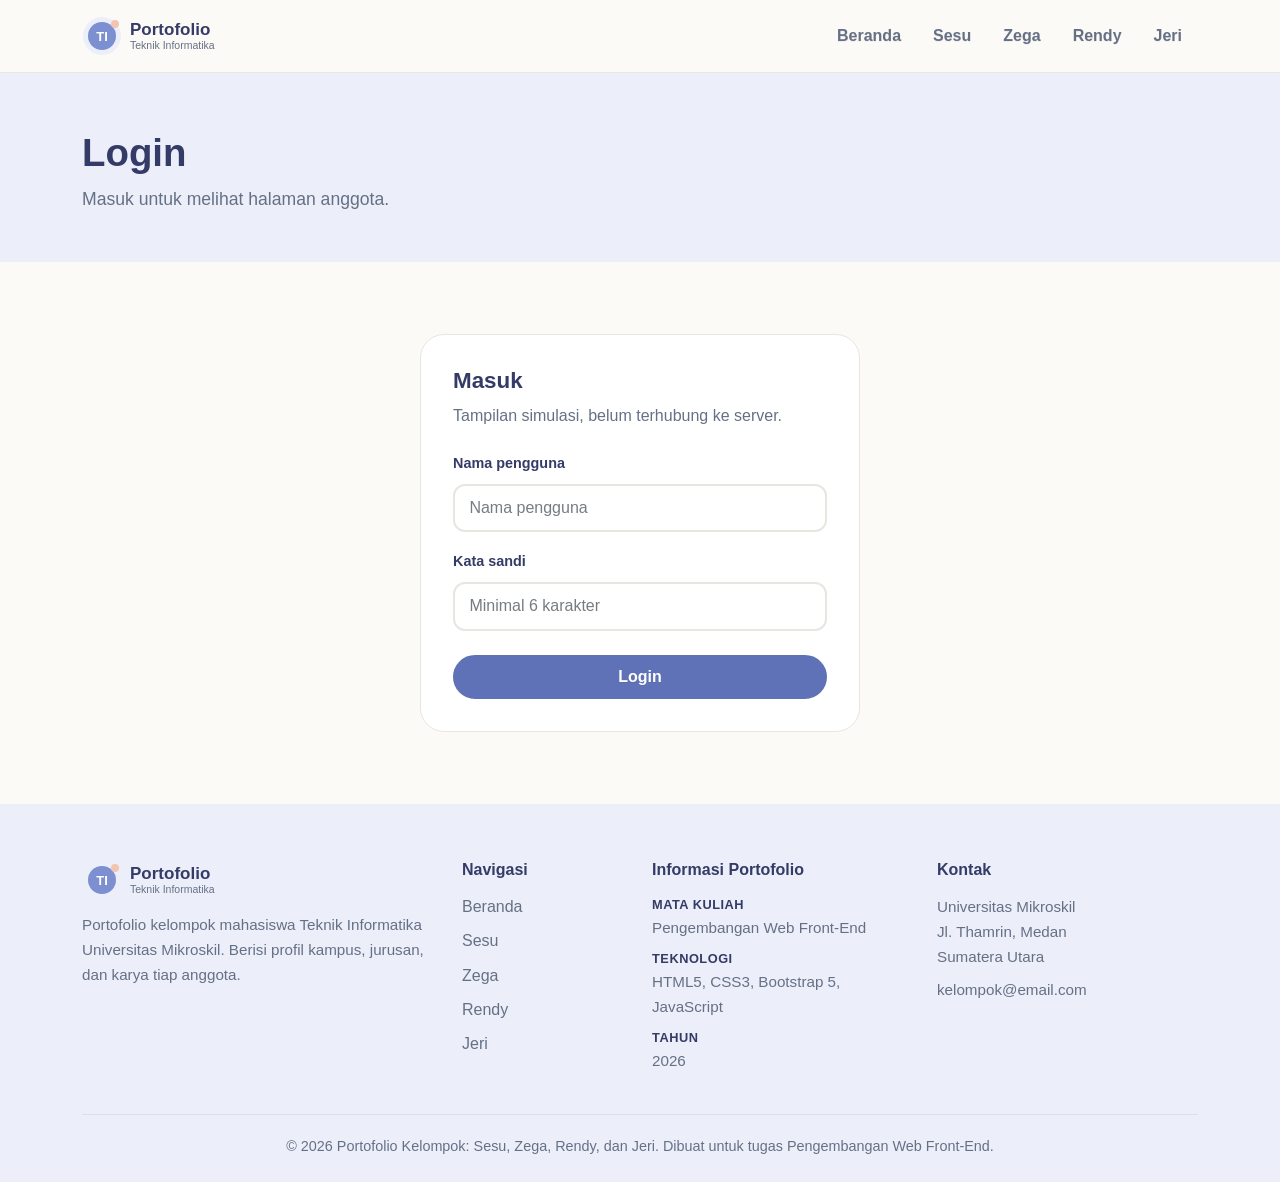
<file: login.html>
<!DOCTYPE html>
<html lang="id">

<head>
    <meta charset="UTF-8">
    <meta name="viewport" content="width=device-width, initial-scale=1.0">
    <title>Login - Portofolio Kelompok</title>
    <link rel="stylesheet" href="bootstrap/css/bootstrap.min.css">
    <link rel="stylesheet" href="style.css">
</head>

<body>
    <!-- ===== NAVBAR: sama di semua halaman, JANGAN DIUBAH ===== -->
    <header>
        <nav class="navbar navbar-expand-lg sticky-top">
            <div class="container">
                <a href="index.html" class="navbar-brand logo"><img src="img/logo.svg" alt="Logo Portofolio Teknik Informatika" width="200" height="40"></a>
                <button class="navbar-toggler" type="button" data-bs-toggle="collapse" data-bs-target="#menuUtama" aria-controls="menuUtama" aria-expanded="false" aria-label="Buka menu">
                    <span class="navbar-toggler-icon"></span>
                </button>
                <div class="collapse navbar-collapse" id="menuUtama">
                    <ul class="navbar-nav ms-auto mb-3 mb-lg-0">
                        <li class="nav-item"><a class="nav-link" href="index.html">Beranda</a></li>
                        <li class="nav-item"><a class="nav-link" href="sesu.html">Sesu</a></li>
                        <li class="nav-item"><a class="nav-link" href="zega.html">Zega</a></li>
                        <li class="nav-item"><a class="nav-link" href="rendy.html">Rendy</a></li>
                        <li class="nav-item"><a class="nav-link" href="jeri.html">Jeri</a></li>
                    </ul>
                </div>
            </div>
        </nav>
    </header>
    <!-- ===== AKHIR NAVBAR ===== -->

    <!-- ===== ISI HALAMAN: UBAH DI SINI SAJA ===== -->
    <main>
        <section class="judul-halaman">
            <div class="container">
                <h1>Login</h1>
                <p>Masuk untuk melihat halaman anggota.</p>
            </div>
        </section>

        <section class="bagian">
            <div class="container">
                <div class="login-box">
                    <div class="panel">
                        <h3>Masuk</h3>
                        <p>Tampilan simulasi, belum terhubung ke server.</p>
                        <form id="form-login" onsubmit="return kirimLogin()" novalidate>
                            <div class="mb-3">
                                <label for="pengguna" class="form-label">Nama pengguna</label>
                                <input type="text" id="pengguna" class="form-control" placeholder="Nama pengguna">
                            </div>
                            <div class="mb-4">
                                <label for="sandi" class="form-label">Kata sandi</label>
                                <input type="password" id="sandi" class="form-control" placeholder="Minimal 6 karakter">
                            </div>
                            <button type="submit" class="btn btn-utama w-100 py-2">Login</button>
                            <div id="pesan-login" class="pesan"></div>
                        </form>
                    </div>
                </div>
            </div>
        </section>
    </main>
    <!-- ===== AKHIR ISI HALAMAN ===== -->

    <!-- ===== FOOTER: sama di semua halaman, JANGAN DIUBAH ===== -->
    <footer class="footer">
        <div class="container">
            <div class="row g-4">
                <div class="col-lg-4">
                    <a href="index.html" class="logo"><img src="img/logo.svg" alt="Logo Portofolio Teknik Informatika" width="200" height="40"></a>
                    <p>Portofolio kelompok mahasiswa Teknik Informatika Universitas Mikroskil. Berisi profil kampus, jurusan, dan karya tiap anggota.</p>
                </div>
                <div class="col-6 col-lg-2">
                    <h4>Navigasi</h4>
                    <a href="index.html">Beranda</a>
                    <a href="sesu.html">Sesu</a>
                    <a href="zega.html">Zega</a>
                    <a href="rendy.html">Rendy</a>
                    <a href="jeri.html">Jeri</a>
                </div>
                <div class="col-6 col-lg-3">
                    <h4>Informasi Portofolio</h4>
                    <ul class="info-footer">
                        <li><b>Mata kuliah</b>Pengembangan Web Front-End</li>
                        <li><b>Teknologi</b>HTML5, CSS3, Bootstrap 5, JavaScript</li>
                        <li><b>Tahun</b>2026</li>
                    </ul>
                </div>
                <div class="col-lg-3">
                    <h4>Kontak</h4>
                    <p>Universitas Mikroskil<br>Jl. Thamrin, Medan<br>Sumatera Utara</p>
                    <p>kelompok@email.com</p>
                </div>
            </div>
            <div class="hak-cipta">&copy; 2026 Portofolio Kelompok: Sesu, Zega, Rendy, dan Jeri. Dibuat untuk tugas Pengembangan Web Front-End.</div>
        </div>
    </footer>
    <!-- ===== AKHIR FOOTER ===== -->

    <script src="bootstrap/js/bootstrap.bundle.min.js"></script>
    <script src="script.js"></script>
</body>

</html>
</file>
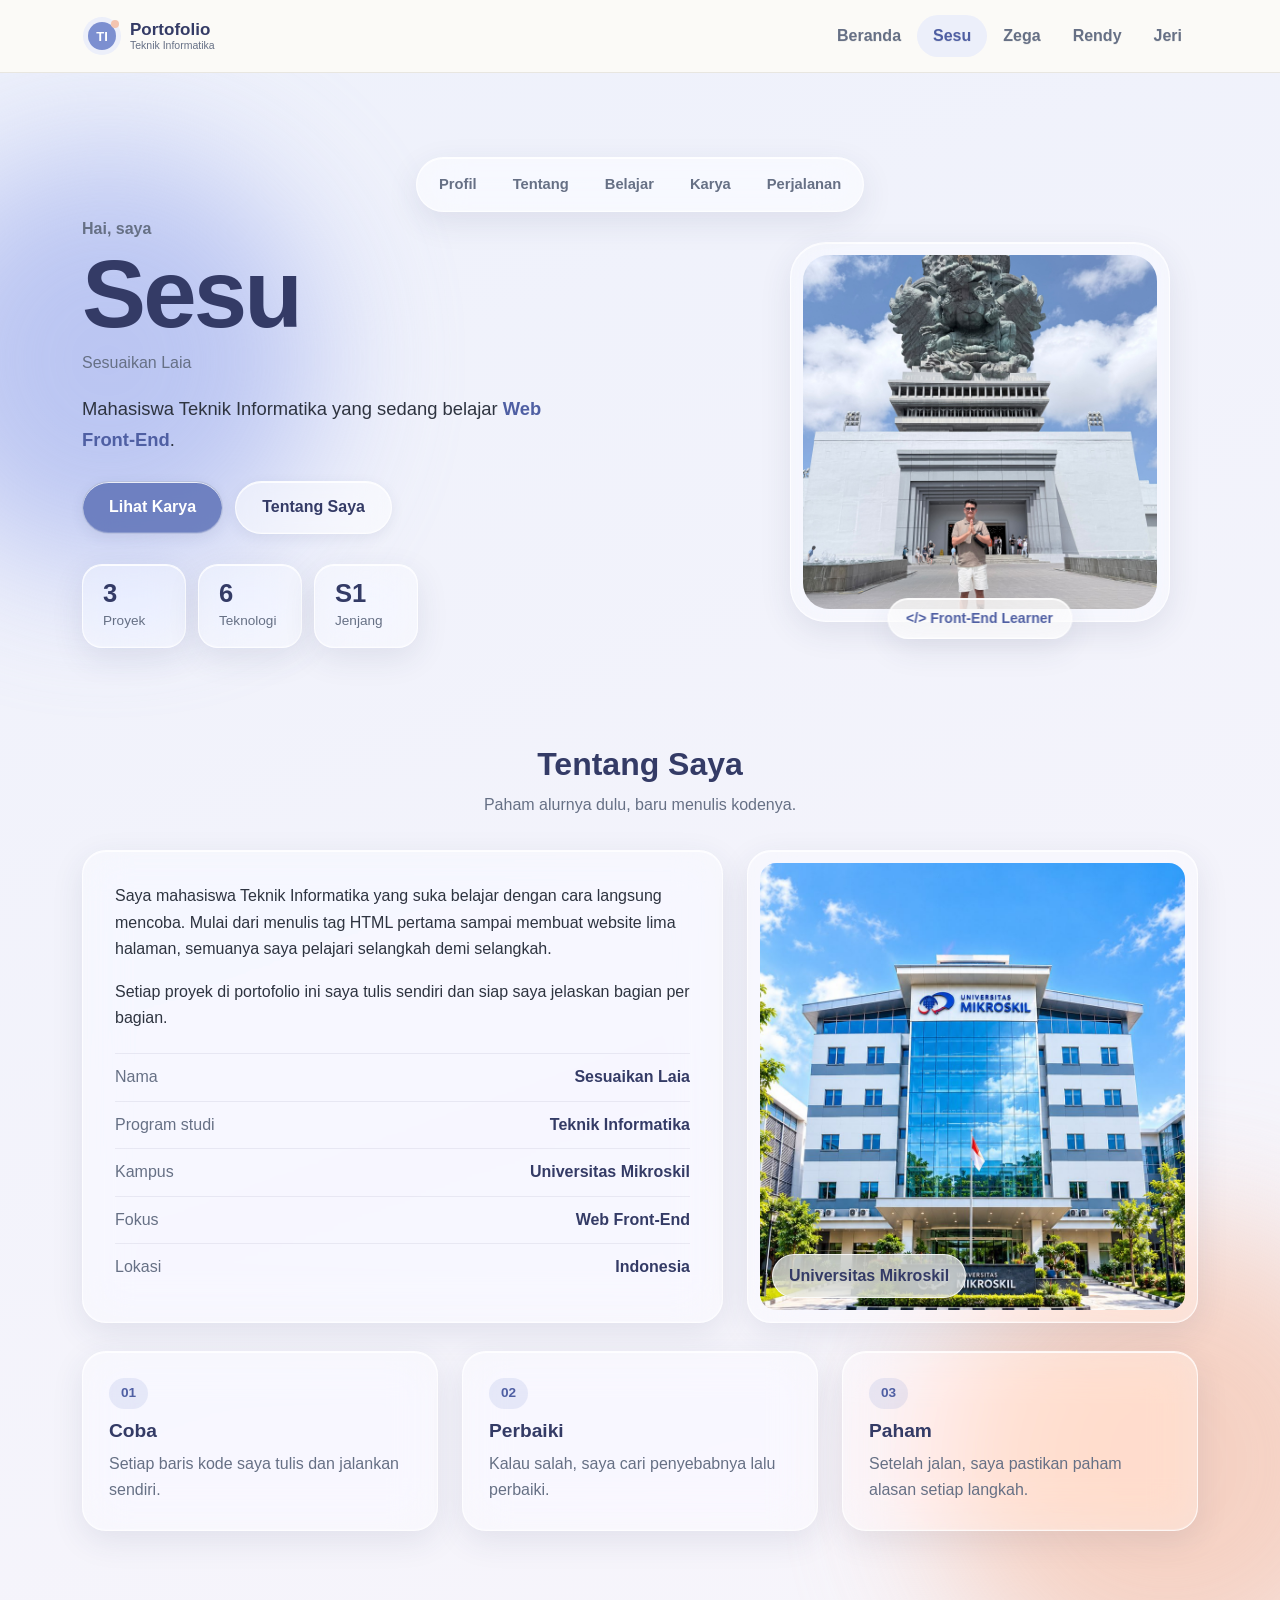
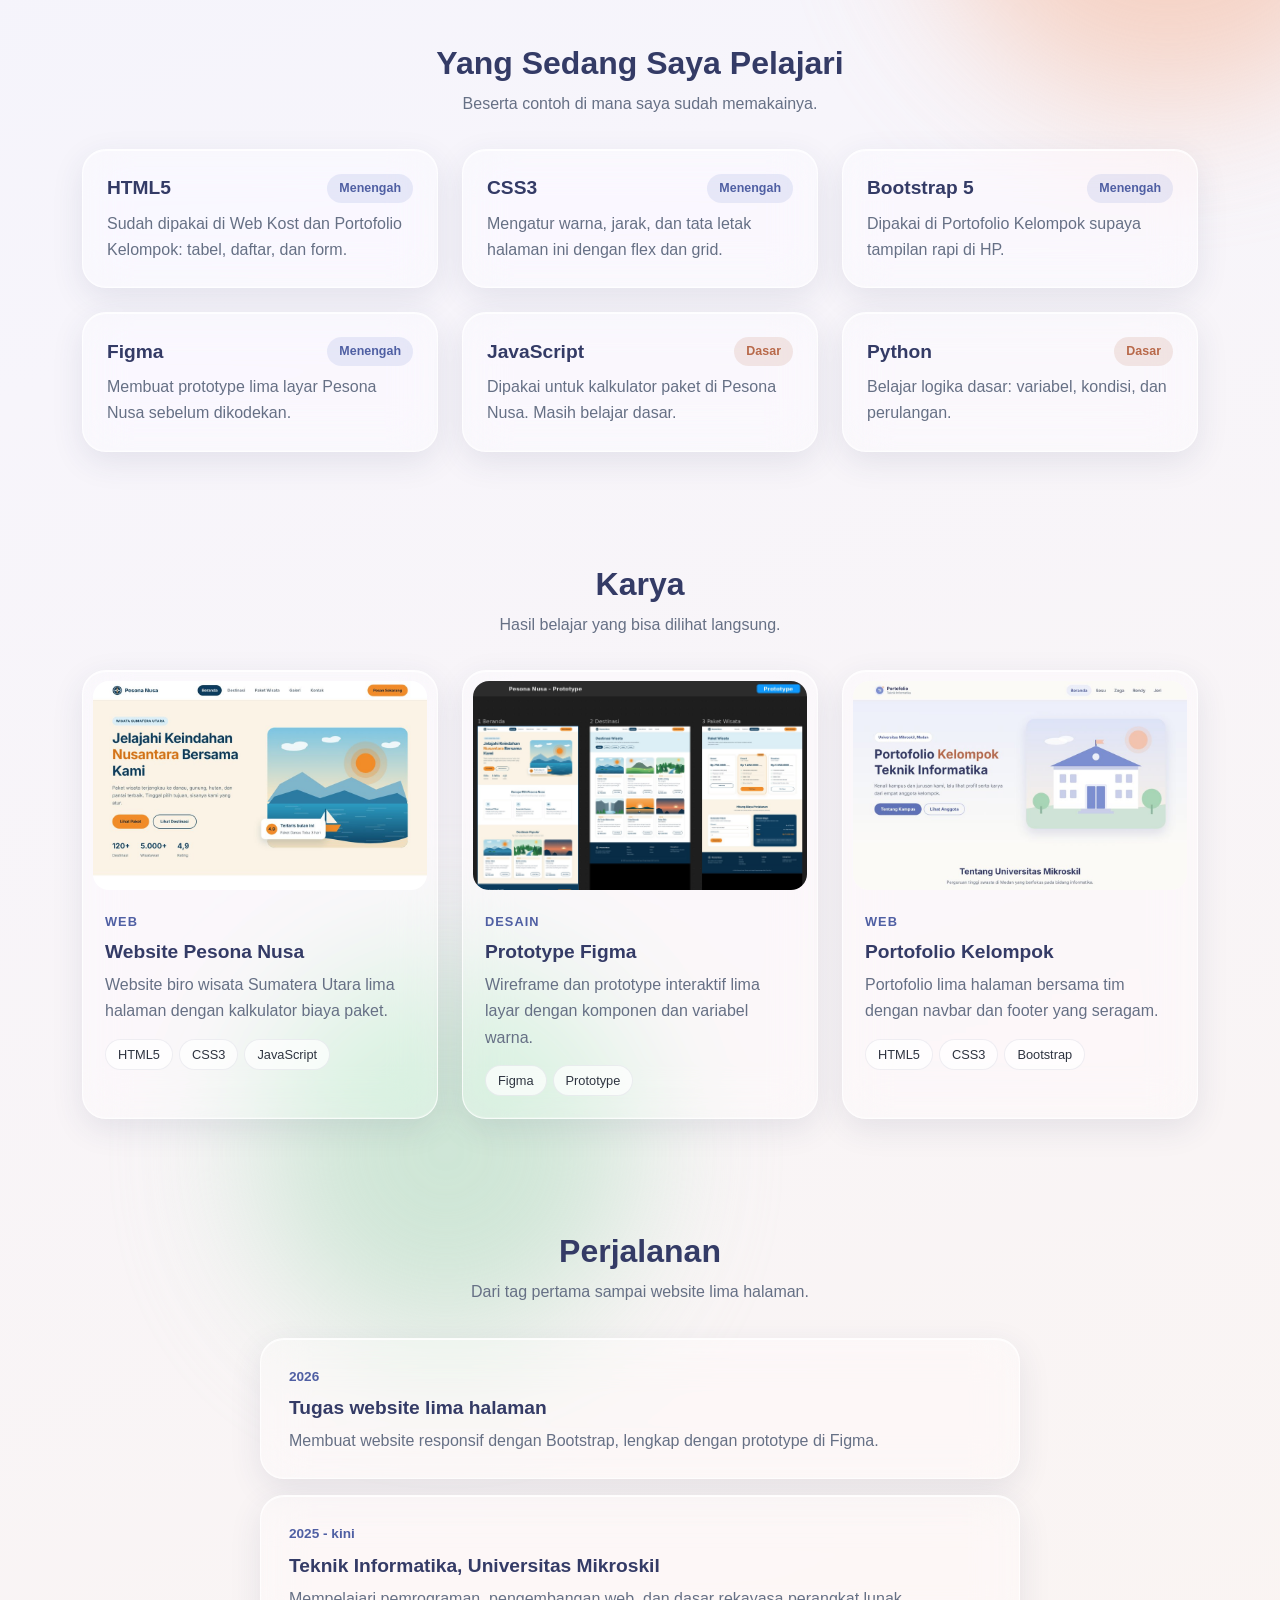
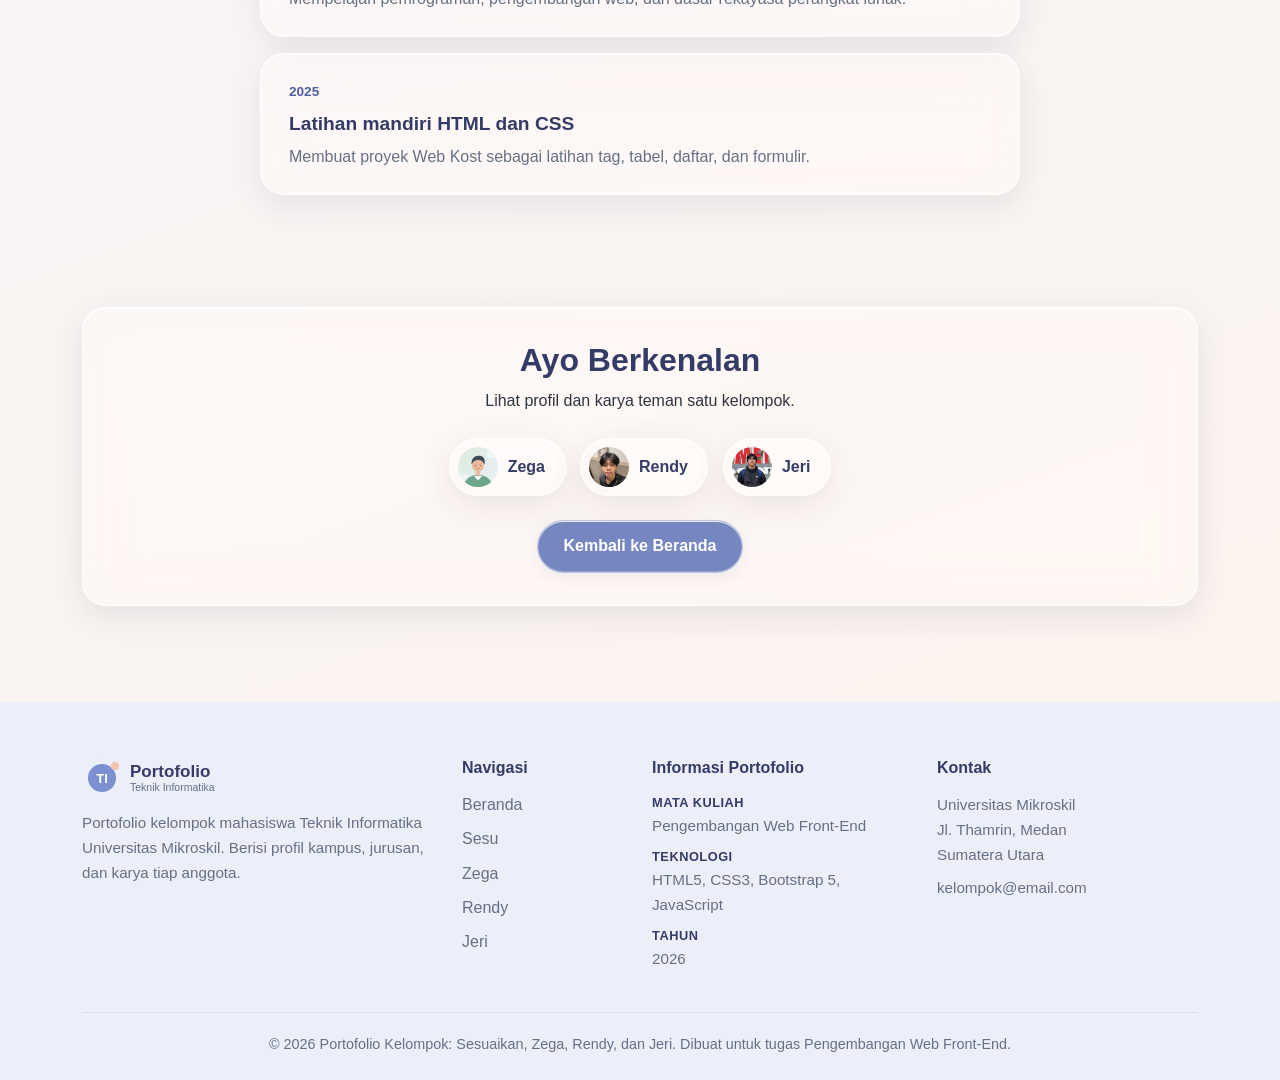
<file: sesu.html>
<!DOCTYPE html>
<html lang="id">

<head>
    <meta charset="UTF-8">
    <meta name="viewport" content="width=device-width, initial-scale=1.0">
    <title>Sesu - Portofolio Kelompok</title>
    <link rel="stylesheet" href="bootstrap/css/bootstrap.min.css">
    <link rel="stylesheet" href="style.css">
    <script>document.documentElement.classList.add("sesu-js");</script>
</head>

<body>
    <!-- ===== NAVBAR: sama di semua halaman, JANGAN DIUBAH ===== -->
    <header>
        <nav class="navbar navbar-expand-lg sticky-top">
            <div class="container">
                <a href="index.html" class="navbar-brand logo"><img src="img/logo.svg" alt="Logo Portofolio Teknik Informatika" width="200" height="40"></a>
                <button class="navbar-toggler" type="button" data-bs-toggle="collapse" data-bs-target="#menuUtama" aria-controls="menuUtama" aria-expanded="false" aria-label="Buka menu">
                    <span class="navbar-toggler-icon"></span>
                </button>
                <div class="collapse navbar-collapse" id="menuUtama">
                    <ul class="navbar-nav ms-auto mb-3 mb-lg-0">
                        <li class="nav-item"><a class="nav-link" href="index.html">Beranda</a></li>
                        <li class="nav-item"><a class="nav-link" href="sesu.html">Sesu</a></li>
                        <li class="nav-item"><a class="nav-link" href="zega.html">Zega</a></li>
                        <li class="nav-item"><a class="nav-link" href="rendy.html">Rendy</a></li>
                        <li class="nav-item"><a class="nav-link" href="jeri.html">Jeri</a></li>
                    </ul>
                </div>
            </div>
        </nav>
    </header>
    <!-- ===== AKHIR NAVBAR ===== -->


    <!-- ===== ISI HALAMAN: UBAH DI SINI SAJA ===== -->
    <main class="sesu">
        <div class="sesu-latar" aria-hidden="true">
            <span class="sesu-blob sesu-blob-1"></span>
            <span class="sesu-blob sesu-blob-2"></span>
            <span class="sesu-blob sesu-blob-3"></span>
        </div>

        <nav class="sesu-subnav" aria-label="Navigasi halaman Sesu">
            <a href="#profil">Profil</a>
            <a href="#tentang">Tentang</a>
            <a href="#keahlian">Belajar</a>
            <a href="#karya">Karya</a>
            <a href="#perjalanan">Perjalanan</a>
        </nav>

        <section class="sesu-hero" id="profil">
            <div class="container">
                <div class="row align-items-center g-5">
                    <div class="col-lg-7 sesu-muncul">
                        <p class="sesu-sapa">Hai, saya</p>
                        <h1 class="sesu-nama">Sesu</h1>
                        <p class="sesu-nama-lengkap">Sesuaikan Laia</p>
                        <p class="sesu-peran">Mahasiswa Teknik Informatika yang sedang belajar <b>Web Front-End</b>.</p>
                        <div class="sesu-tombol-grup">
                            <a href="#karya" class="sesu-tombol sesu-tombol-utama">Lihat Karya</a>
                            <a href="#tentang" class="sesu-tombol">Tentang Saya</a>
                        </div>
                        <div class="sesu-statistik">
                            <div class="sesu-kaca sesu-stat"><b>3</b><span>Proyek</span></div>
                            <div class="sesu-kaca sesu-stat"><b>6</b><span>Teknologi</span></div>
                            <div class="sesu-kaca sesu-stat"><b>S1</b><span>Jenjang</span></div>
                        </div>
                    </div>
                    <div class="col-lg-5 sesu-muncul">
                        <div class="sesu-foto-bingkai sesu-kaca">
                            <img src="img/sesu.jpg" alt="Foto profil Sesu">
                            <span class="sesu-lencana sesu-kaca">&lt;/&gt; Front-End Learner</span>
                        </div>
                    </div>
                </div>
            </div>
        </section>

        <section class="sesu-bagian" id="tentang">
            <div class="container">
                <div class="sesu-judul sesu-muncul">
                    <h2>Tentang Saya</h2>
                    <p>Paham alurnya dulu, baru menulis kodenya.</p>
                </div>
                <div class="row g-4">
                    <div class="col-lg-7 sesu-muncul">
                        <div class="sesu-kaca sesu-panel h-100">
                            <p>Saya mahasiswa Teknik Informatika yang suka belajar dengan cara langsung mencoba. Mulai dari menulis tag HTML pertama sampai membuat website lima halaman, semuanya saya pelajari selangkah demi selangkah.</p>
                            <p>Setiap proyek di portofolio ini saya tulis sendiri dan siap saya jelaskan bagian per bagian.</p>
                            <ul class="sesu-data">
                                <li><span>Nama</span><b>Sesuaikan Laia</b></li>
                                <li><span>Program studi</span><b>Teknik Informatika</b></li>
                                <li><span>Kampus</span><b>Universitas Mikroskil</b></li>
                                <li><span>Fokus</span><b>Web Front-End</b></li>
                                <li><span>Lokasi</span><b>Indonesia</b></li>
                            </ul>
                        </div>
                    </div>
                    <div class="col-lg-5 sesu-muncul">
                        <figure class="sesu-kaca sesu-kampus h-100">
                            <img src="img/kampus.jpg" alt="Gedung kampus Universitas Mikroskil" loading="lazy">
                            <figcaption>Universitas Mikroskil</figcaption>
                        </figure>
                    </div>
                </div>

                <div class="row g-4 mt-1">
                    <div class="col-md-4 sesu-muncul">
                        <div class="sesu-kaca sesu-langkah h-100">
                            <span class="sesu-nomor">01</span>
                            <h3>Coba</h3>
                            <p>Setiap baris kode saya tulis dan jalankan sendiri.</p>
                        </div>
                    </div>
                    <div class="col-md-4 sesu-muncul">
                        <div class="sesu-kaca sesu-langkah h-100">
                            <span class="sesu-nomor">02</span>
                            <h3>Perbaiki</h3>
                            <p>Kalau salah, saya cari penyebabnya lalu perbaiki.</p>
                        </div>
                    </div>
                    <div class="col-md-4 sesu-muncul">
                        <div class="sesu-kaca sesu-langkah h-100">
                            <span class="sesu-nomor">03</span>
                            <h3>Paham</h3>
                            <p>Setelah jalan, saya pastikan paham alasan setiap langkah.</p>
                        </div>
                    </div>
                </div>
            </div>
        </section>

        <section class="sesu-bagian" id="keahlian">
            <div class="container">
                <div class="sesu-judul sesu-muncul">
                    <h2>Yang Sedang Saya Pelajari</h2>
                    <p>Beserta contoh di mana saya sudah memakainya.</p>
                </div>
                <div class="row g-4">
                    <div class="col-sm-6 col-lg-4 sesu-muncul">
                        <div class="sesu-kaca sesu-skill h-100">
                            <div class="sesu-skill-atas"><h3>HTML5</h3><span class="sesu-status">Menengah</span></div>
                            <p>Sudah dipakai di Web Kost dan Portofolio Kelompok: tabel, daftar, dan form.</p>
                        </div>
                    </div>
                    <div class="col-sm-6 col-lg-4 sesu-muncul">
                        <div class="sesu-kaca sesu-skill h-100">
                            <div class="sesu-skill-atas"><h3>CSS3</h3><span class="sesu-status">Menengah</span></div>
                            <p>Mengatur warna, jarak, dan tata letak halaman ini dengan flex dan grid.</p>
                        </div>
                    </div>
                    <div class="col-sm-6 col-lg-4 sesu-muncul">
                        <div class="sesu-kaca sesu-skill h-100">
                            <div class="sesu-skill-atas"><h3>Bootstrap 5</h3><span class="sesu-status">Menengah</span></div>
                            <p>Dipakai di Portofolio Kelompok supaya tampilan rapi di HP.</p>
                        </div>
                    </div>
                    <div class="col-sm-6 col-lg-4 sesu-muncul">
                        <div class="sesu-kaca sesu-skill h-100">
                            <div class="sesu-skill-atas"><h3>Figma</h3><span class="sesu-status">Menengah</span></div>
                            <p>Membuat prototype lima layar Pesona Nusa sebelum dikodekan.</p>
                        </div>
                    </div>
                    <div class="col-sm-6 col-lg-4 sesu-muncul">
                        <div class="sesu-kaca sesu-skill h-100">
                            <div class="sesu-skill-atas"><h3>JavaScript</h3><span class="sesu-status sesu-status-dasar">Dasar</span></div>
                            <p>Dipakai untuk kalkulator paket di Pesona Nusa. Masih belajar dasar.</p>
                        </div>
                    </div>
                    <div class="col-sm-6 col-lg-4 sesu-muncul">
                        <div class="sesu-kaca sesu-skill h-100">
                            <div class="sesu-skill-atas"><h3>Python</h3><span class="sesu-status sesu-status-dasar">Dasar</span></div>
                            <p>Belajar logika dasar: variabel, kondisi, dan perulangan.</p>
                        </div>
                    </div>
                </div>
            </div>
        </section>

        <section class="sesu-bagian" id="karya">
            <div class="container">
                <div class="sesu-judul sesu-muncul">
                    <h2>Karya</h2>
                    <p>Hasil belajar yang bisa dilihat langsung.</p>
                </div>
                <div class="row g-4">
                    <div class="col-md-6 col-lg-4 sesu-muncul">
                        <article class="sesu-kaca sesu-karya h-100">
                            <img src="img/karya-pesonanusa.jpg" alt="Tampilan Beranda website Pesona Nusa" loading="lazy">
                            <div class="sesu-karya-isi">
                                <span class="sesu-label">Web</span>
                                <h3>Website Pesona Nusa</h3>
                                <p>Website biro wisata Sumatera Utara lima halaman dengan kalkulator biaya paket.</p>
                                <div class="sesu-tag"><span>HTML5</span><span>CSS3</span><span>JavaScript</span></div>
                            </div>
                        </article>
                    </div>
                    <div class="col-md-6 col-lg-4 sesu-muncul">
                        <article class="sesu-kaca sesu-karya h-100">
                            <img src="img/karya-figma.jpg" alt="Prototype Figma Pesona Nusa" loading="lazy">
                            <div class="sesu-karya-isi">
                                <span class="sesu-label">Desain</span>
                                <h3>Prototype Figma</h3>
                                <p>Wireframe dan prototype interaktif lima layar dengan komponen dan variabel warna.</p>
                                <div class="sesu-tag"><span>Figma</span><span>Prototype</span></div>
                            </div>
                        </article>
                    </div>
                    <div class="col-md-6 col-lg-4 sesu-muncul">
                        <article class="sesu-kaca sesu-karya h-100">
                            <img src="img/karya-portofolio.jpg" alt="Tampilan Beranda website Portofolio Kelompok" loading="lazy">
                            <div class="sesu-karya-isi">
                                <span class="sesu-label">Web</span>
                                <h3>Portofolio Kelompok</h3>
                                <p>Portofolio lima halaman bersama tim dengan navbar dan footer yang seragam.</p>
                                <div class="sesu-tag"><span>HTML5</span><span>CSS3</span><span>Bootstrap</span></div>
                            </div>
                        </article>
                    </div>
                </div>
            </div>
        </section>

        <section class="sesu-bagian" id="perjalanan">
            <div class="container">
                <div class="sesu-judul sesu-muncul">
                    <h2>Perjalanan</h2>
                    <p>Dari tag pertama sampai website lima halaman.</p>
                </div>
                <ol class="sesu-timeline">
                    <li class="sesu-kaca sesu-muncul">
                        <span class="sesu-tahun">2026</span>
                        <h3>Tugas website lima halaman</h3>
                        <p>Membuat website responsif dengan Bootstrap, lengkap dengan prototype di Figma.</p>
                    </li>
                    <li class="sesu-kaca sesu-muncul">
                        <span class="sesu-tahun">2025 - kini</span>
                        <h3>Teknik Informatika, Universitas Mikroskil</h3>
                        <p>Mempelajari pemrograman, pengembangan web, dan dasar rekayasa perangkat lunak.</p>
                    </li>
                    <li class="sesu-kaca sesu-muncul">
                        <span class="sesu-tahun">2025</span>
                        <h3>Latihan mandiri HTML dan CSS</h3>
                        <p>Membuat proyek Web Kost sebagai latihan tag, tabel, daftar, dan formulir.</p>
                    </li>
                </ol>
            </div>
        </section>

        <section class="sesu-bagian sesu-kenalan">
            <div class="container">
                <div class="sesu-kaca sesu-panel text-center sesu-muncul">
                    <h2>Ayo Berkenalan</h2>
                    <p class="mb-4">Lihat profil dan karya teman satu kelompok.</p>
                    <div class="sesu-teman">
                        <a href="zega.html" class="sesu-kaca"><img src="img/zega.svg" alt="">Zega</a>
                        <a href="rendy.html" class="sesu-kaca"><img src="img/rendy.jpeg" alt="">Rendy</a>
                        <a href="jeri.html" class="sesu-kaca"><img src="img/image.png" alt="">Jeri</a>
                    </div>
                    <a href="index.html" class="sesu-tombol sesu-tombol-utama mt-4">Kembali ke Beranda</a>
                </div>
            </div>
        </section>
    </main>

    <script>
        var bagianMuncul = document.querySelectorAll(".sesu-muncul");
        var pengamat = new IntersectionObserver(function (daftar) {
            daftar.forEach(function (item) {
                if (item.isIntersecting) {
                    item.target.classList.add("tampil");
                    pengamat.unobserve(item.target);
                }
            });
        }, { threshold: 0.15 });
        bagianMuncul.forEach(function (elemen) {
            pengamat.observe(elemen);
        });
    </script>
    <!-- ===== AKHIR ISI HALAMAN ===== -->

    <!-- ===== FOOTER: sama di semua halaman, JANGAN DIUBAH ===== -->
    <footer class="footer">
        <div class="container">
            <div class="row g-4">
                <div class="col-lg-4">
                    <a href="index.html" class="logo"><img src="img/logo.svg" alt="Logo Portofolio Teknik Informatika" width="200" height="40"></a>
                    <p>Portofolio kelompok mahasiswa Teknik Informatika Universitas Mikroskil. Berisi profil kampus, jurusan, dan karya tiap anggota.</p>
                </div>
                <div class="col-6 col-lg-2">
                    <h4>Navigasi</h4>
                    <a href="index.html">Beranda</a>
                    <a href="sesu.html">Sesu</a>
                    <a href="zega.html">Zega</a>
                    <a href="rendy.html">Rendy</a>
                    <a href="jeri.html">Jeri</a>
                </div>
                <div class="col-6 col-lg-3">
                    <h4>Informasi Portofolio</h4>
                    <ul class="info-footer">
                        <li><b>Mata kuliah</b>Pengembangan Web Front-End</li>
                        <li><b>Teknologi</b>HTML5, CSS3, Bootstrap 5, JavaScript</li>
                        <li><b>Tahun</b>2026</li>
                    </ul>
                </div>
                <div class="col-lg-3">
                    <h4>Kontak</h4>
                    <p>Universitas Mikroskil<br>Jl. Thamrin, Medan<br>Sumatera Utara</p>
                    <p>kelompok@email.com</p>
                </div>
            </div>
            <div class="hak-cipta">&copy; 2026 Portofolio Kelompok: Sesuaikan, Zega, Rendy, dan Jeri. Dibuat untuk tugas Pengembangan Web Front-End.</div>
        </div>
    </footer>
    <!-- ===== AKHIR FOOTER ===== -->

    <script src="bootstrap/js/bootstrap.bundle.min.js"></script>
    <script src="script.js"></script>
</body>

</html>
</file>
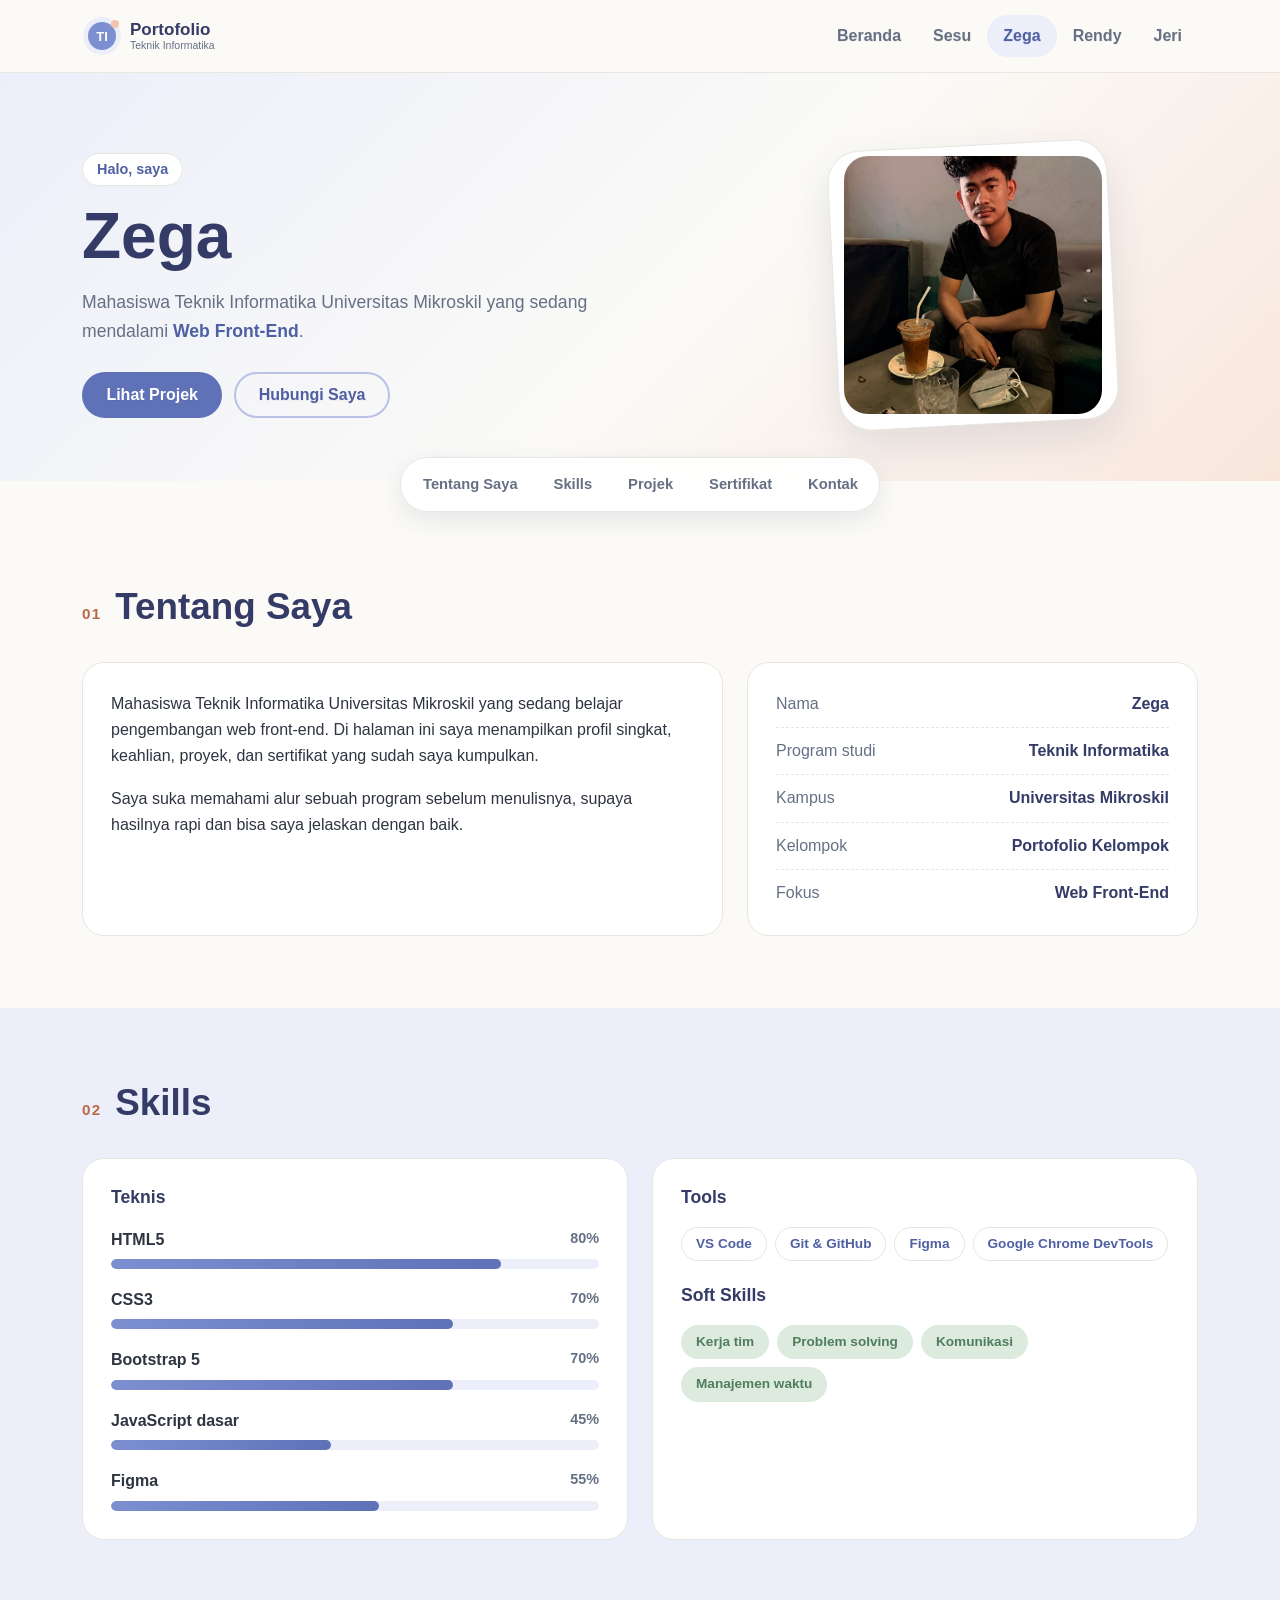
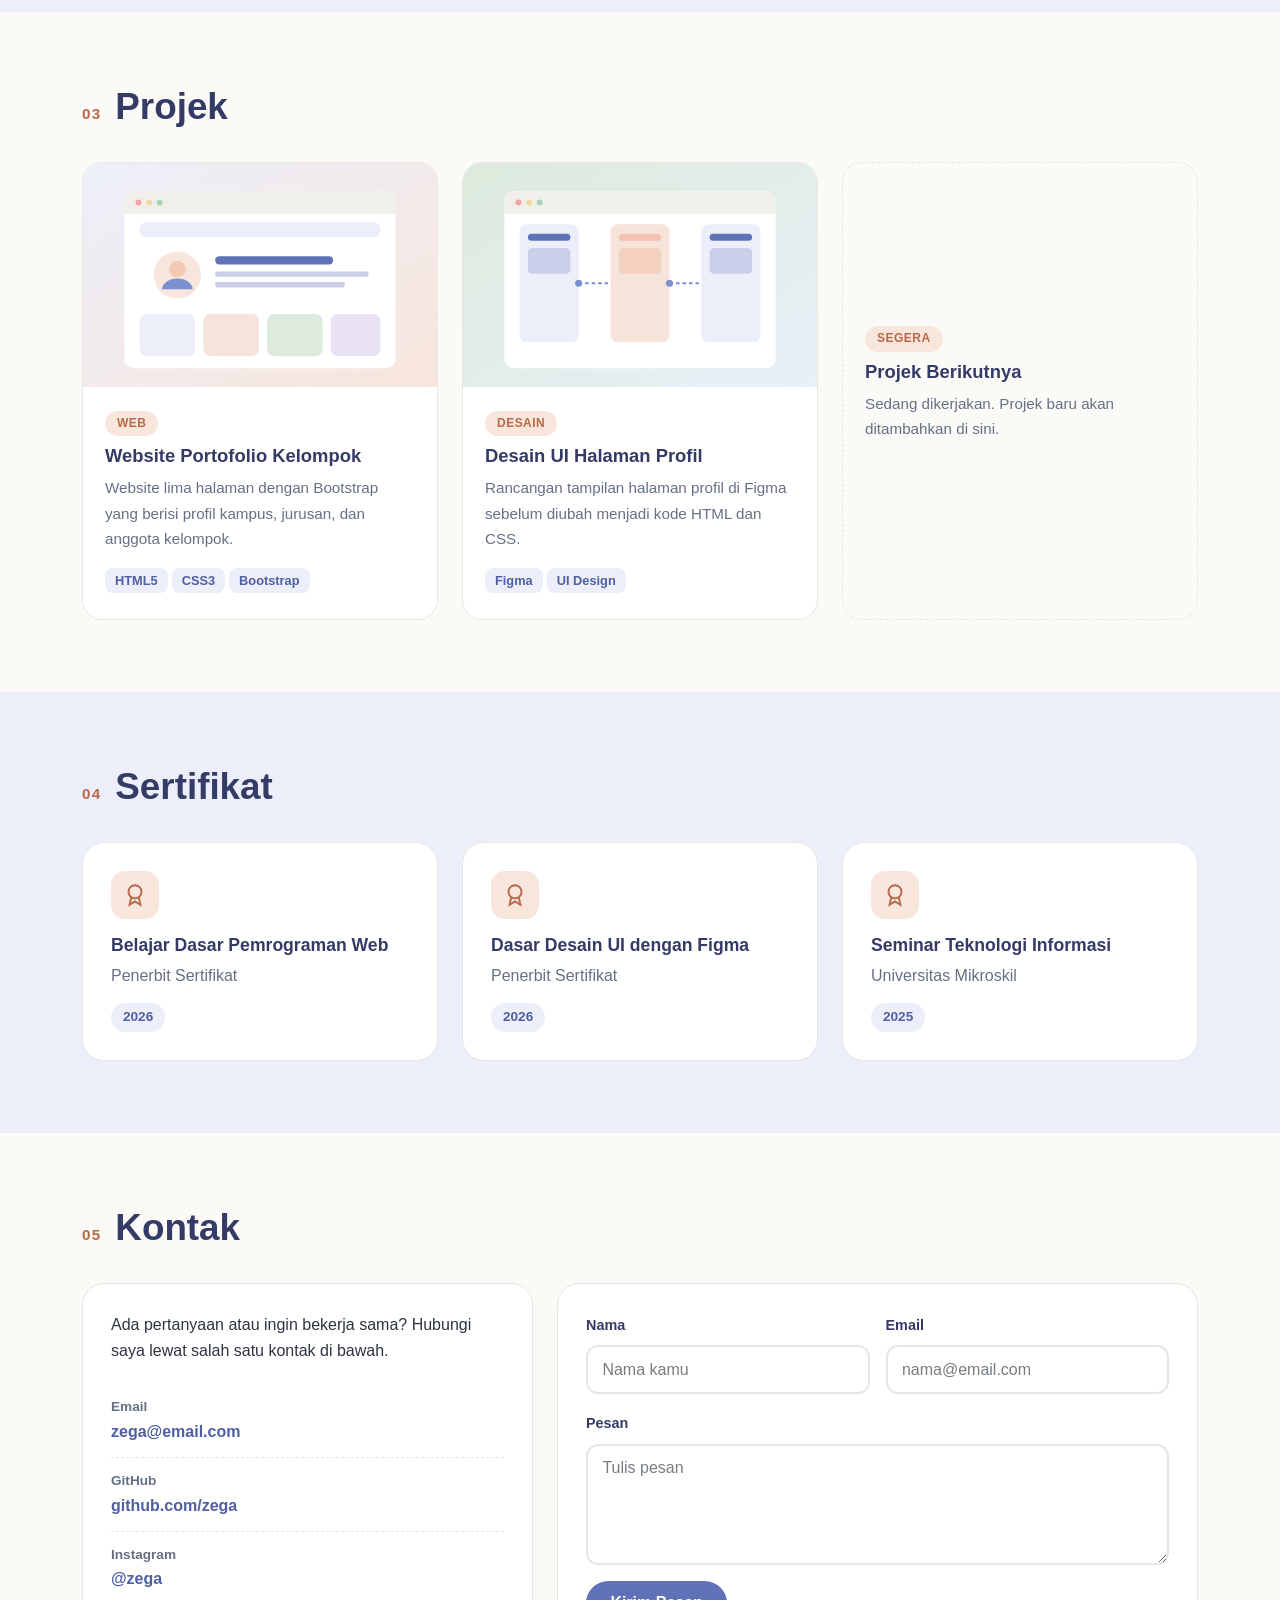
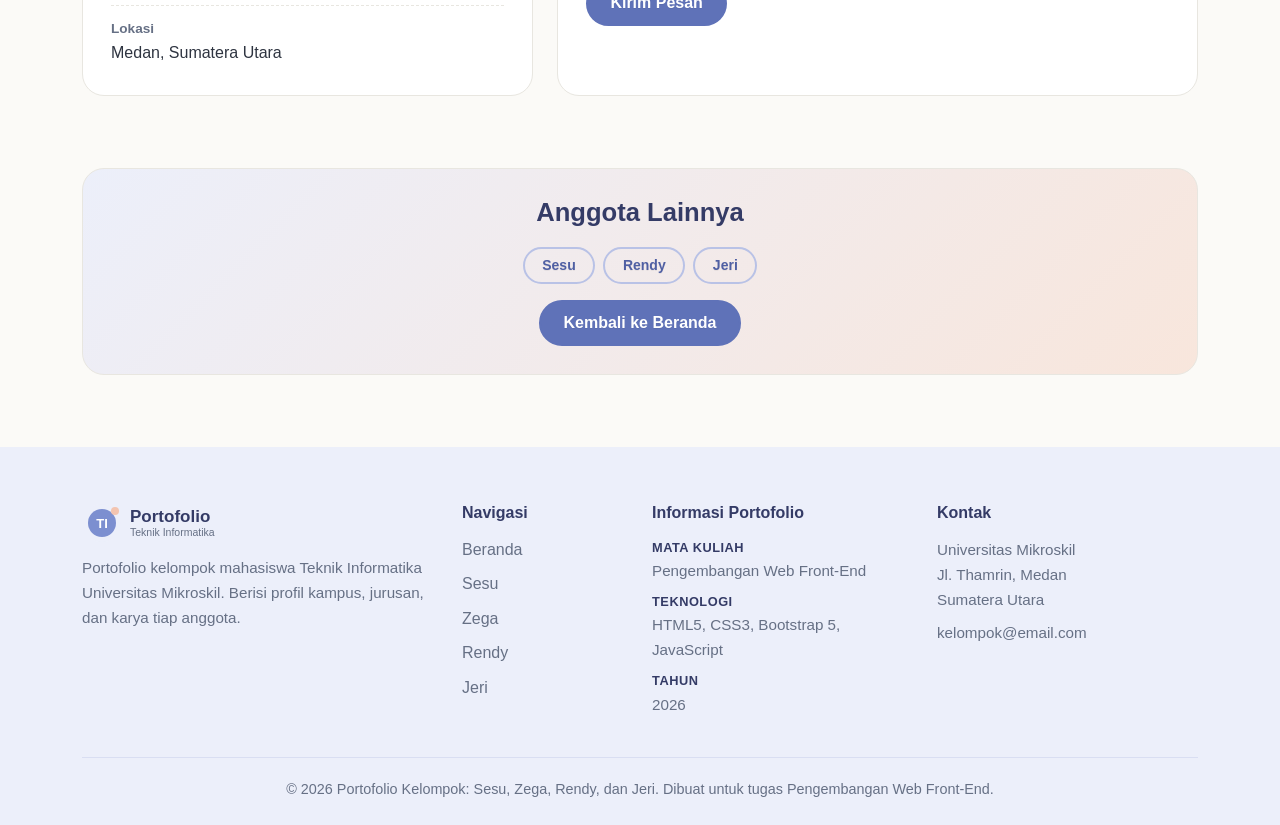
<file: zega.html>
<!DOCTYPE html>
<html lang="id">

<head>
    <meta charset="UTF-8">
    <meta name="viewport" content="width=device-width, initial-scale=1.0">
    <title>Zega - Portofolio Kelompok</title>
    <link rel="stylesheet" href="bootstrap/css/bootstrap.min.css">
    <link rel="stylesheet" href="style.css">
</head>

<body>
    <!-- ===== NAVBAR: sama di semua halaman, JANGAN DIUBAH ===== -->
    <header>
        <nav class="navbar navbar-expand-lg sticky-top">
            <div class="container">
                <a href="index.html" class="navbar-brand logo"><img src="img/logo.svg" alt="Logo Portofolio Teknik Informatika" width="200" height="40"></a>
                <button class="navbar-toggler" type="button" data-bs-toggle="collapse" data-bs-target="#menuUtama" aria-controls="menuUtama" aria-expanded="false" aria-label="Buka menu">
                    <span class="navbar-toggler-icon"></span>
                </button>
                <div class="collapse navbar-collapse" id="menuUtama">
                    <ul class="navbar-nav ms-auto mb-3 mb-lg-0">
                        <li class="nav-item"><a class="nav-link" href="index.html">Beranda</a></li>
                        <li class="nav-item"><a class="nav-link" href="sesu.html">Sesu</a></li>
                        <li class="nav-item"><a class="nav-link" href="zega.html">Zega</a></li>
                        <li class="nav-item"><a class="nav-link" href="rendy.html">Rendy</a></li>
                        <li class="nav-item"><a class="nav-link" href="jeri.html">Jeri</a></li>
                    </ul>
                </div>
            </div>
        </nav>
    </header>
    <!-- ===== AKHIR NAVBAR ===== -->

    <!-- ===== ISI HALAMAN: UBAH DI SINI SAJA ===== -->
    <main class="zega">
        <section class="zega-hero">
            <div class="container">
                <div class="row align-items-center g-4">
                    <div class="col-lg-7 order-2 order-lg-1">
                        <span class="zega-sapa">Halo, saya</span>
                        <h1 class="zega-nama">Zega</h1>
                        <p class="zega-peran">Mahasiswa Teknik Informatika Universitas Mikroskil yang sedang mendalami <b>Web Front-End</b>.</p>
                        <div class="zega-aksi">
                            <a href="#projek" class="btn btn-utama">Lihat Projek</a>
                            <a href="#kontak" class="btn btn-garis">Hubungi Saya</a>
                        </div>
                    </div>
                    <div class="col-lg-5 order-1 order-lg-2 text-center">
                        <div class="zega-foto">
                            <img src="./img/zega.jpeg" alt="Foto Zega">
                        </div>
                    </div>
                </div>
            </div>
        </section>

        <nav class="zega-subnav" aria-label="Navigasi halaman Zega">
            <a href="#tentang">Tentang Saya</a>
            <a href="#skills">Skills</a>
            <a href="#projek">Projek</a>
            <a href="#sertifikat">Sertifikat</a>
            <a href="#kontak">Kontak</a>
        </nav>

        <section class="zega-bagian" id="tentang">
            <div class="container">
                <div class="zega-judul">
                    <span>01</span>
                    <h2>Tentang Saya</h2>
                </div>
                <div class="row g-4">
                    <div class="col-lg-7">
                        <div class="zega-panel h-100">
                            <p>Mahasiswa Teknik Informatika Universitas Mikroskil yang sedang belajar pengembangan web front-end. Di halaman ini saya menampilkan profil singkat, keahlian, proyek, dan sertifikat yang sudah saya kumpulkan.</p>
                            <p class="mb-0">Saya suka memahami alur sebuah program sebelum menulisnya, supaya hasilnya rapi dan bisa saya jelaskan dengan baik.</p>
                        </div>
                    </div>
                    <div class="col-lg-5">
                        <ul class="zega-panel zega-data h-100">
                            <li><span>Nama</span><b>Zega</b></li>
                            <li><span>Program studi</span><b>Teknik Informatika</b></li>
                            <li><span>Kampus</span><b>Universitas Mikroskil</b></li>
                            <li><span>Kelompok</span><b>Portofolio Kelompok</b></li>
                            <li><span>Fokus</span><b>Web Front-End</b></li>
                        </ul>
                    </div>
                </div>
            </div>
        </section>

        <section class="zega-bagian zega-bagian-lembut" id="skills">
            <div class="container">
                <div class="zega-judul">
                    <span>02</span>
                    <h2>Skills</h2>
                </div>
                <div class="row g-4">
                    <div class="col-md-6">
                        <div class="zega-panel h-100">
                            <h3 class="zega-sub">Teknis</h3>
                            <div class="zega-skill">
                                <div class="zega-skill-atas"><span>HTML5</span><span>80%</span></div>
                                <div class="zega-bar"><span style="width: 80%"></span></div>
                            </div>
                            <div class="zega-skill">
                                <div class="zega-skill-atas"><span>CSS3</span><span>70%</span></div>
                                <div class="zega-bar"><span style="width: 70%"></span></div>
                            </div>
                            <div class="zega-skill">
                                <div class="zega-skill-atas"><span>Bootstrap 5</span><span>70%</span></div>
                                <div class="zega-bar"><span style="width: 70%"></span></div>
                            </div>
                            <div class="zega-skill">
                                <div class="zega-skill-atas"><span>JavaScript dasar</span><span>45%</span></div>
                                <div class="zega-bar"><span style="width: 45%"></span></div>
                            </div>
                            <div class="zega-skill mb-0">
                                <div class="zega-skill-atas"><span>Figma</span><span>55%</span></div>
                                <div class="zega-bar"><span style="width: 55%"></span></div>
                            </div>
                        </div>
                    </div>
                    <div class="col-md-6">
                        <div class="zega-panel h-100">
                            <h3 class="zega-sub">Tools</h3>
                            <div class="d-flex flex-wrap gap-2 mb-4">
                                <span class="chip">VS Code</span>
                                <span class="chip">Git &amp; GitHub</span>
                                <span class="chip">Figma</span>
                                <span class="chip">Google Chrome DevTools</span>
                            </div>
                            <h3 class="zega-sub">Soft Skills</h3>
                            <div class="d-flex flex-wrap gap-2">
                                <span class="chip chip-hijau">Kerja tim</span>
                                <span class="chip chip-hijau">Problem solving</span>
                                <span class="chip chip-hijau">Komunikasi</span>
                                <span class="chip chip-hijau">Manajemen waktu</span>
                            </div>
                        </div>
                    </div>
                </div>
            </div>
        </section>

        <section class="zega-bagian" id="projek">
            <div class="container">
                <div class="zega-judul">
                    <span>03</span>
                    <h2>Projek</h2>
                </div>
                <div class="row g-4">
                    <div class="col-md-6 col-lg-4">
                        <article class="kartu zega-kartu h-100">
                            <img src="img/proyek-porto.svg" class="img-fluid" alt="Website Portofolio Kelompok">
                            <div class="kartu-isi">
                                <span class="lencana">Web</span>
                                <h3>Website Portofolio Kelompok</h3>
                                <p>Website lima halaman dengan Bootstrap yang berisi profil kampus, jurusan, dan anggota kelompok.</p>
                                <div><span class="tag">HTML5</span><span class="tag">CSS3</span><span class="tag">Bootstrap</span></div>
                            </div>
                        </article>
                    </div>
                    <div class="col-md-6 col-lg-4">
                        <article class="kartu zega-kartu h-100">
                            <img src="img/proyek-figma.svg" class="img-fluid" alt="Desain UI di Figma">
                            <div class="kartu-isi">
                                <span class="lencana">Desain</span>
                                <h3>Desain UI Halaman Profil</h3>
                                <p>Rancangan tampilan halaman profil di Figma sebelum diubah menjadi kode HTML dan CSS.</p>
                                <div><span class="tag">Figma</span><span class="tag">UI Design</span></div>
                            </div>
                        </article>
                    </div>
                    <div class="col-md-6 col-lg-4">
                        <article class="kartu zega-kartu zega-kartu-kosong h-100">
                            <div class="kartu-isi">
                                <span class="lencana">Segera</span>
                                <h3>Projek Berikutnya</h3>
                                <p>Sedang dikerjakan. Projek baru akan ditambahkan di sini.</p>
                            </div>
                        </article>
                    </div>
                </div>
            </div>
        </section>

        <section class="zega-bagian zega-bagian-lembut" id="sertifikat">
            <div class="container">
                <div class="zega-judul">
                    <span>04</span>
                    <h2>Sertifikat</h2>
                </div>
                <div class="row g-4">
                    <div class="col-md-6 col-lg-4">
                        <div class="zega-panel zega-sertif h-100">
                            <span class="zega-sertif-ikon" aria-hidden="true">
                                <svg viewBox="0 0 24 24" fill="none" stroke="currentColor" stroke-width="1.8"><circle cx="12" cy="9" r="6"/><path d="M8.5 14l-1.5 7 5-3 5 3-1.5-7"/></svg>
                            </span>
                            <h3>Belajar Dasar Pemrograman Web</h3>
                            <p>Penerbit Sertifikat</p>
                            <span class="zega-tahun">2026</span>
                        </div>
                    </div>
                    <div class="col-md-6 col-lg-4">
                        <div class="zega-panel zega-sertif h-100">
                            <span class="zega-sertif-ikon" aria-hidden="true">
                                <svg viewBox="0 0 24 24" fill="none" stroke="currentColor" stroke-width="1.8"><circle cx="12" cy="9" r="6"/><path d="M8.5 14l-1.5 7 5-3 5 3-1.5-7"/></svg>
                            </span>
                            <h3>Dasar Desain UI dengan Figma</h3>
                            <p>Penerbit Sertifikat</p>
                            <span class="zega-tahun">2026</span>
                        </div>
                    </div>
                    <div class="col-md-6 col-lg-4">
                        <div class="zega-panel zega-sertif h-100">
                            <span class="zega-sertif-ikon" aria-hidden="true">
                                <svg viewBox="0 0 24 24" fill="none" stroke="currentColor" stroke-width="1.8"><circle cx="12" cy="9" r="6"/><path d="M8.5 14l-1.5 7 5-3 5 3-1.5-7"/></svg>
                            </span>
                            <h3>Seminar Teknologi Informasi</h3>
                            <p>Universitas Mikroskil</p>
                            <span class="zega-tahun">2025</span>
                        </div>
                    </div>
                </div>
            </div>
        </section>

        <section class="zega-bagian" id="kontak">
            <div class="container">
                <div class="zega-judul">
                    <span>05</span>
                    <h2>Kontak</h2>
                </div>
                <div class="row g-4">
                    <div class="col-lg-5">
                        <div class="zega-panel h-100">
                            <p>Ada pertanyaan atau ingin bekerja sama? Hubungi saya lewat salah satu kontak di bawah.</p>
                            <ul class="zega-kontak">
                                <li><b>Email</b><a href="mailto:zega@email.com">zega@email.com</a></li>
                                <li><b>GitHub</b><a href="https://github.com/" target="_blank" rel="noopener">github.com/zega</a></li>
                                <li><b>Instagram</b><a href="https://instagram.com/" target="_blank" rel="noopener">@zega</a></li>
                                <li><b>Lokasi</b><span>Medan, Sumatera Utara</span></li>
                            </ul>
                        </div>
                    </div>
                    <div class="col-lg-7">
                        <form class="zega-panel h-100" id="form-zega" onsubmit="return kirimPesanZega()">
                            <div class="row g-3">
                                <div class="col-sm-6">
                                    <label for="zega-nama" class="form-label">Nama</label>
                                    <input type="text" class="form-control" id="zega-nama" placeholder="Nama kamu">
                                </div>
                                <div class="col-sm-6">
                                    <label for="zega-email" class="form-label">Email</label>
                                    <input type="email" class="form-control" id="zega-email" placeholder="nama@email.com">
                                </div>
                                <div class="col-12">
                                    <label for="zega-isi" class="form-label">Pesan</label>
                                    <textarea class="form-control" id="zega-isi" rows="4" placeholder="Tulis pesan"></textarea>
                                </div>
                            </div>
                            <button type="submit" class="btn btn-utama mt-3">Kirim Pesan</button>
                            <div id="pesan-zega" class="pesan"></div>
                        </form>
                    </div>
                </div>
            </div>
        </section>

        <section class="zega-bagian pt-0">
            <div class="container">
                <div class="zega-panel zega-penutup">
                    <h2>Anggota Lainnya</h2>
                    <div class="d-flex flex-wrap justify-content-center gap-2 mb-3">
                        <a href="sesu.html" class="btn btn-garis btn-sm">Sesu</a>
                        <a href="rendy.html" class="btn btn-garis btn-sm">Rendy</a>
                        <a href="jeri.html" class="btn btn-garis btn-sm">Jeri</a>
                    </div>
                    <a href="index.html" class="btn btn-utama">Kembali ke Beranda</a>
                </div>
            </div>
        </section>
    </main>

    <script>
        function kirimPesanZega() {
            var nama = document.getElementById("zega-nama").value.trim();
            var email = document.getElementById("zega-email").value.trim();
            var isi = document.getElementById("zega-isi").value.trim();
            var pesan = document.getElementById("pesan-zega");

            if (nama === "" || email === "" || isi === "") {
                pesan.className = "pesan alert alert-danger mt-3 mb-0 py-2";
                pesan.textContent = "Nama, email, dan pesan wajib diisi.";
                return false;
            }

            pesan.className = "pesan alert alert-success mt-3 mb-0 py-2";
            pesan.textContent = "Terima kasih " + nama + ", pesan kamu sudah terkirim (simulasi tampilan).";
            document.getElementById("form-zega").reset();
            return false;
        }
    </script>
    <!-- ===== AKHIR ISI HALAMAN ===== -->

    <!-- ===== FOOTER: sama di semua halaman, JANGAN DIUBAH ===== -->
    <footer class="footer">
        <div class="container">
            <div class="row g-4">
                <div class="col-lg-4">
                    <a href="index.html" class="logo"><img src="img/logo.svg" alt="Logo Portofolio Teknik Informatika" width="200" height="40"></a>
                    <p>Portofolio kelompok mahasiswa Teknik Informatika Universitas Mikroskil. Berisi profil kampus, jurusan, dan karya tiap anggota.</p>
                </div>
                <div class="col-6 col-lg-2">
                    <h4>Navigasi</h4>
                    <a href="index.html">Beranda</a>
                    <a href="sesu.html">Sesu</a>
                    <a href="zega.html">Zega</a>
                    <a href="rendy.html">Rendy</a>
                    <a href="jeri.html">Jeri</a>
                </div>
                <div class="col-6 col-lg-3">
                    <h4>Informasi Portofolio</h4>
                    <ul class="info-footer">
                        <li><b>Mata kuliah</b>Pengembangan Web Front-End</li>
                        <li><b>Teknologi</b>HTML5, CSS3, Bootstrap 5, JavaScript</li>
                        <li><b>Tahun</b>2026</li>
                    </ul>
                </div>
                <div class="col-lg-3">
                    <h4>Kontak</h4>
                    <p>Universitas Mikroskil<br>Jl. Thamrin, Medan<br>Sumatera Utara</p>
                    <p>kelompok@email.com</p>
                </div>
            </div>
            <div class="hak-cipta">&copy; 2026 Portofolio Kelompok: Sesu, Zega, Rendy, dan Jeri. Dibuat untuk tugas Pengembangan Web Front-End.</div>
        </div>
    </footer>
    <!-- ===== AKHIR FOOTER ===== -->

    <script src="bootstrap/js/bootstrap.bundle.min.js"></script>
    <script src="script.js"></script>
</body>

</html>
</file>
<file: style.css>
/* =====================================================================
   TEMPLATE UTAMA - JANGAN DIUBAH
   Bagian ini dipakai bersama oleh SEMUA halaman: warna, dasar tampilan,
   tombol, navbar, footer, dan judul bagian. Kalau diubah, tampilan
   halaman anggota lain ikut berubah. Mau tambah style? Tulis di bagian
   "STYLE ISI HALAMAN" di bawah.
   ===================================================================== */

/* Palet warna soft. Semua halaman memanggil warna dari sini lewat var(). */
:root {
    --latar: #FBFAF7;
    --putih: #FFFFFF;
    --utama: #7C8FD0;
    --utama-tua: #4F5FA3;
    --utama-muda: #ECEFFA;
    --tombol: #5F72B8;
    --aksen: #F3C4B0;
    --aksen-muda: #F8E6DC;
    --aksen-tua: #B8694A;
    --hijau: #DCEBDD;
    --hijau-tua: #4F7D5E;
    --judul: #343B66;
    --teks: #2E3440;
    --abu: #667085;
    --garis: #E8E6E0;
    --bs-body-font-family: "Segoe UI", "Helvetica Neue", Arial, sans-serif;
    --bs-body-color: #2E3440;
    --bs-body-bg: #FBFAF7;
}

/* Dasar tampilan: font, warna teks, link, dan heading. */
body {
    font-family: var(--bs-body-font-family);
    color: var(--teks);
    line-height: 1.65;
}

a {
    text-decoration: none;
}

a:hover {
    color: inherit;
}

h1, h2, h3, h4, h5, h6,
.h1, .h2, .h3, .h4, .h5, .h6 {
    color: var(--judul);
    font-weight: 700;
    line-height: 1.25;
}

/* Kelas bantu warna latar dan teks yang boleh dipakai di isi halaman. */
.bg-lembut {
    background-color: var(--utama-muda);
}

.bg-putih {
    background-color: var(--putih);
}

.text-abu {
    color: var(--abu);
}

.text-aksen {
    color: var(--aksen-tua);
}

/* Tombol: .btn-utama (terisi) dan .btn-garis (outline). */
.btn {
    font-weight: 700;
    border-radius: 999px;
    padding: 0.55rem 1.4rem;
}

.btn-sm {
    padding: 0.4rem 1.1rem;
}

.btn-utama {
    --bs-btn-color: #FFFFFF;
    --bs-btn-bg: #5F72B8;
    --bs-btn-border-color: #5F72B8;
    --bs-btn-hover-color: #FFFFFF;
    --bs-btn-hover-bg: #4F5FA3;
    --bs-btn-hover-border-color: #4F5FA3;
    --bs-btn-active-color: #FFFFFF;
    --bs-btn-active-bg: #4F5FA3;
    --bs-btn-active-border-color: #4F5FA3;
    --bs-btn-border-width: 2px;
    --bs-btn-focus-shadow-rgb: 95, 114, 184;
}

.btn-garis {
    --bs-btn-color: #4F5FA3;
    --bs-btn-bg: transparent;
    --bs-btn-border-color: #B9C2E6;
    --bs-btn-hover-color: #4F5FA3;
    --bs-btn-hover-bg: #ECEFFA;
    --bs-btn-hover-border-color: #7C8FD0;
    --bs-btn-active-color: #FFFFFF;
    --bs-btn-active-bg: #4F5FA3;
    --bs-btn-active-border-color: #4F5FA3;
    --bs-btn-border-width: 2px;
    --bs-btn-focus-shadow-rgb: 124, 143, 208;
}

/* Navbar: sama di semua halaman. Menu aktif ditandai otomatis oleh script.js. */
.navbar {
    --bs-navbar-color: #667085;
    --bs-navbar-hover-color: #4F5FA3;
    --bs-navbar-active-color: #4F5FA3;
    padding-top: 0.7rem;
    padding-bottom: 0.7rem;
    background-color: rgba(251, 250, 247, 0.94);
    border-bottom: 1px solid var(--garis);
    backdrop-filter: blur(8px);
}

.logo {
    display: flex;
    align-items: center;
    color: var(--judul);
}

.logo img {
    height: 40px;
    width: auto;
}

.navbar .navbar-nav .nav-link {
    padding: 0.5rem 1rem;
    margin: 2px 0;
    border-radius: 999px;
    font-weight: 600;
}

.navbar .navbar-nav .nav-link:hover {
    background-color: var(--utama-muda);
    color: var(--utama-tua);
}

.navbar .navbar-nav .nav-link.active {
    background-color: var(--utama-muda);
    color: var(--utama-tua);
}

.navbar-toggler {
    border: 2px solid #B9C2E6;
    border-radius: 12px;
}

.navbar-toggler:focus {
    box-shadow: 0 0 0 3px var(--utama-muda);
}

/* Footer: sama di semua halaman. */
.footer {
    background-color: var(--utama-muda);
    padding: 56px 0 24px;
    color: var(--abu);
}

.footer h4 {
    font-size: 1rem;
    margin-bottom: 14px;
}

.footer a {
    display: block;
    color: var(--abu);
    margin-bottom: 8px;
}

.footer a:hover {
    color: var(--utama-tua);
}

.footer .logo {
    display: flex;
    margin-bottom: 12px;
}

.footer p {
    margin-bottom: 0.5rem;
    font-size: 0.95rem;
}

.footer .info-footer {
    list-style: none;
    margin: 0;
    padding: 0;
    font-size: 0.95rem;
}

.footer .info-footer li {
    margin-bottom: 8px;
}

.footer .info-footer b {
    display: block;
    color: var(--judul);
    font-size: 0.8rem;
    text-transform: uppercase;
    letter-spacing: 0.04em;
}

.hak-cipta {
    margin-top: 32px;
    padding-top: 20px;
    border-top: 1px solid #D9DEF2;
    text-align: center;
    font-size: 0.9rem;
}

/* Kerangka bagian halaman: jarak antarbagian dan judul bagian. */
.bagian {
    padding: 72px 0;
}

.judul-bagian {
    text-align: center;
    margin-bottom: 40px;
}

.judul-bagian h2 {
    font-size: 2rem;
    margin-bottom: 8px;
}

.judul-bagian p {
    color: var(--abu);
    margin: 0;
}

.judul-halaman {
    padding: 56px 0 48px;
    background-color: var(--utama-muda);
}

.judul-halaman h1 {
    font-size: 2.4rem;
    margin-bottom: 8px;
}

.judul-halaman p {
    color: var(--abu);
    font-size: 1.1rem;
    margin: 0;
}

/* Responsif untuk bagian template. */
@media (max-width: 991.98px) {
    .bagian {
        padding: 56px 0;
    }

    .judul-halaman h1 {
        font-size: 2rem;
    }
}

@media (max-width: 575.98px) {
    .bagian {
        padding: 44px 0;
    }

    .judul-bagian h2 {
        font-size: 1.6rem;
    }

    .judul-halaman {
        padding: 40px 0 36px;
    }

    .judul-halaman h1 {
        font-size: 1.7rem;
    }
}

/* =====================================================================
   AKHIR TEMPLATE UTAMA
   ===================================================================== */


/* =====================================================================
   STYLE ISI HALAMAN - BOLEH DIUBAH / DITAMBAH
   Style di bawah dipakai oleh isi <main> tiap halaman.
   ===================================================================== */

.hero {
    padding: 72px 0;
    background: linear-gradient(180deg, var(--utama-muda) 0%, var(--latar) 100%);
}

.hero .label {
    display: inline-block;
    padding: 6px 14px;
    margin-bottom: 16px;
    border-radius: 999px;
    background-color: var(--putih);
    border: 1px solid var(--garis);
    color: var(--utama-tua);
    font-size: 0.85rem;
    font-weight: 700;
}

.hero h1 {
    font-size: 3rem;
    margin-bottom: 16px;
}

.hero p {
    max-width: 520px;
    margin-bottom: 24px;
    color: var(--abu);
    font-size: 1.1rem;
}

.hero-foto {
    max-width: 380px;
    margin: 0 auto;
}

.hero-foto img {
    width: 100%;
    display: block;
    border-radius: 48% 52% 45% 55% / 55% 45% 55% 45%;
    box-shadow: 0 18px 40px rgba(79, 95, 163, 0.16);
}

.chip {
    display: inline-block;
    padding: 5px 14px;
    border-radius: 999px;
    background-color: var(--putih);
    border: 1px solid var(--garis);
    color: var(--utama-tua);
    font-size: 0.85rem;
    font-weight: 600;
}

.chip-hijau {
    background-color: var(--hijau);
    border-color: var(--hijau);
    color: var(--hijau-tua);
}

.chip-aksen {
    background-color: var(--aksen-muda);
    border-color: var(--aksen-muda);
    color: var(--aksen-tua);
}

.fokus {
    padding: 28px;
    border: 1px solid var(--garis);
    border-radius: 20px;
    background-color: var(--putih);
}

.fokus .ikon,
.info .ikon {
    width: 48px;
    height: 48px;
    margin-bottom: 16px;
    display: flex;
    align-items: center;
    justify-content: center;
    border-radius: 14px;
    background-color: var(--utama-muda);
}

.fokus .ikon svg,
.info .ikon svg {
    width: 24px;
    height: 24px;
    fill: none;
    stroke: var(--utama-tua);
    stroke-width: 1.8;
    stroke-linecap: round;
    stroke-linejoin: round;
}

.fokus h3 {
    font-size: 1.15rem;
}

.fokus p {
    margin: 0;
    color: var(--abu);
}

.kartu {
    border: 1px solid var(--garis);
    border-radius: 20px;
    overflow: hidden;
    background-color: var(--putih);
    transition: transform 0.2s, box-shadow 0.2s;
}

.kartu:hover {
    transform: translateY(-4px);
    box-shadow: 0 14px 30px rgba(79, 95, 163, 0.12);
}

.kartu-isi {
    padding: 22px;
}

.kartu-isi h3 {
    font-size: 1.15rem;
    margin: 8px 0;
}

.kartu-isi p {
    color: var(--abu);
    font-size: 0.95rem;
}

.lencana {
    display: inline-block;
    padding: 3px 12px;
    border-radius: 999px;
    background-color: var(--aksen-muda);
    color: var(--aksen-tua);
    font-size: 0.75rem;
    font-weight: 700;
    text-transform: uppercase;
    letter-spacing: 0.04em;
}

.tag {
    display: inline-block;
    margin: 0 4px 4px 0;
    padding: 2px 10px;
    border-radius: 8px;
    background-color: var(--utama-muda);
    color: var(--utama-tua);
    font-size: 0.8rem;
    font-weight: 600;
}

.filter {
    display: flex;
    flex-wrap: wrap;
    gap: 8px;
    margin-top: 24px;
}

.profil {
    padding: 24px;
    border: 1px solid var(--garis);
    border-radius: 24px;
    background-color: var(--putih);
}

.profil img {
    width: 100%;
    display: block;
    margin-bottom: 20px;
    border-radius: 18px;
}

.data-diri {
    list-style: none;
    margin: 0;
    padding: 0;
}

.data-diri li {
    display: flex;
    justify-content: space-between;
    gap: 16px;
    padding: 10px 0;
    border-bottom: 1px solid var(--garis);
    font-size: 0.95rem;
}

.data-diri li:last-child {
    border-bottom: 0;
}

.data-diri span {
    color: var(--abu);
}

.data-diri b {
    text-align: right;
    color: var(--judul);
}

.keahlian .baris {
    display: flex;
    justify-content: space-between;
    margin-bottom: 6px;
    font-weight: 600;
    color: var(--judul);
}

.keahlian .baris span:last-child {
    color: var(--abu);
    font-weight: 400;
}

.keahlian .progress {
    height: 10px;
    margin-bottom: 20px;
    border-radius: 999px;
    background-color: var(--utama-muda);
}

.keahlian .progress-bar {
    border-radius: 999px;
    background-color: var(--utama);
}

.timeline {
    margin: 0 0 0 8px;
    padding: 0 0 0 28px;
    list-style: none;
    border-left: 2px solid #D9DEF2;
}

.timeline li {
    position: relative;
    margin-bottom: 28px;
}

.timeline li:last-child {
    margin-bottom: 0;
}

.timeline li::before {
    content: "";
    position: absolute;
    left: -37px;
    top: 6px;
    width: 14px;
    height: 14px;
    border-radius: 50%;
    background-color: var(--utama);
    border: 3px solid var(--latar);
    box-sizing: content-box;
}

.timeline .waktu {
    display: block;
    color: var(--aksen-tua);
    font-size: 0.85rem;
    font-weight: 700;
}

.timeline h3 {
    margin: 2px 0 4px;
    font-size: 1.1rem;
}

.timeline p {
    margin: 0;
    color: var(--abu);
}

.info {
    display: flex;
    gap: 16px;
    margin-bottom: 20px;
}

.info .ikon {
    flex: none;
    margin-bottom: 0;
}

.info b {
    display: block;
    color: var(--judul);
}

.info span {
    color: var(--abu);
}

.panel {
    padding: 32px;
    border: 1px solid var(--garis);
    border-radius: 24px;
    background-color: var(--putih);
}

.panel h3 {
    font-size: 1.4rem;
}

.panel > p {
    color: var(--abu);
    margin-bottom: 20px;
}

.form-label {
    font-weight: 600;
    font-size: 0.9rem;
    color: var(--judul);
}

.form-control,
.form-select {
    padding: 0.65rem 0.9rem;
    border: 2px solid var(--garis);
    border-radius: 12px;
    background-color: var(--putih);
}

.form-control:focus,
.form-select:focus {
    border-color: var(--utama);
    box-shadow: 0 0 0 3px var(--utama-muda);
}

textarea.form-control {
    min-height: 120px;
}

.pesan:empty {
    display: none;
}

.cta {
    padding: 56px 0;
    background-color: var(--aksen-muda);
}

.cta h2 {
    margin-bottom: 4px;
}

.cta p {
    margin: 0;
    color: var(--abu);
}

@media (max-width: 991.98px) {
    .hero {
        padding: 48px 0;
    }

    .hero h1 {
        font-size: 2.4rem;
    }

    .hero-foto {
        max-width: 260px;
    }
}

@media (max-width: 575.98px) {
    .hero h1 {
        font-size: 2rem;
    }

    .panel {
        padding: 24px 18px;
    }
}

.hero-gambar img {
    width: 100%;
    display: block;
    border-radius: 32px;
    box-shadow: 0 18px 40px rgba(79, 95, 163, 0.16);
}

.statistik {
    padding: 22px;
    border: 1px solid var(--garis);
    border-radius: 20px;
    background-color: var(--putih);
    text-align: center;
}

.statistik strong {
    display: block;
    font-size: 1.9rem;
    color: var(--utama-tua);
}

.statistik span {
    color: var(--abu);
    font-size: 0.9rem;
}

.kartu-anggota {
    padding: 32px 24px 28px;
    text-align: center;
}

.kartu-anggota img {
    width: 120px;
    height: 120px;
    margin-bottom: 16px;
    border-radius: 50%;
    border: 4px solid var(--utama-muda);
    object-fit: cover;
}

.kartu-anggota h3 {
    font-size: 1.25rem;
    margin-bottom: 2px;
}

.kartu-anggota .peran {
    margin-bottom: 12px;
    color: var(--aksen-tua);
    font-size: 0.85rem;
    font-weight: 700;
}

.kartu-anggota p {
    color: var(--abu);
    font-size: 0.95rem;
}

.sumber {
    margin-top: 28px;
    color: var(--abu);
    font-size: 0.85rem;
}

.daftar-prodi {
    margin: 12px 0 0;
    padding-left: 18px;
    color: var(--abu);
}

.login-box {
    max-width: 440px;
    margin: 0 auto;
}

/* =====================================================================
   SESU - KARTU ANGGOTA DI BERANDA (index.html)
   ===================================================================== */

.kartu-sesu {
    position: relative;
    overflow: hidden;
    isolation: isolate;
    background: rgba(255, 255, 255, 0.5);
    border: 1px solid rgba(255, 255, 255, 0.85);
    -webkit-backdrop-filter: blur(20px) saturate(170%);
    backdrop-filter: blur(20px) saturate(170%);
    box-shadow: 0 10px 30px rgba(52, 59, 102, 0.1), inset 0 1px 0 rgba(255, 255, 255, 0.9);
    transition: transform 0.4s ease, box-shadow 0.4s ease;
}

.kartu-sesu::before {
    content: "";
    position: absolute;
    inset: -40% -30% auto auto;
    width: 220px;
    height: 220px;
    border-radius: 50%;
    background: radial-gradient(circle, rgba(124, 143, 208, 0.45), transparent 70%);
    z-index: -1;
}

.kartu-sesu::after {
    content: "";
    position: absolute;
    inset: auto auto -35% -30%;
    width: 200px;
    height: 200px;
    border-radius: 50%;
    background: radial-gradient(circle, rgba(243, 196, 176, 0.5), transparent 70%);
    z-index: -1;
}

.kartu-sesu:hover {
    transform: translateY(-6px);
    box-shadow: 0 18px 40px rgba(52, 59, 102, 0.16), inset 0 1px 0 rgba(255, 255, 255, 0.9);
}

.foto-sesu {
    display: block;
    width: 120px;
    height: 120px;
    margin: 0 auto 18px;
    padding: 5px;
    border-radius: 50%;
    background: rgba(255, 255, 255, 0.55);
    border: 1px solid rgba(255, 255, 255, 0.9);
    box-shadow: 0 6px 18px rgba(52, 59, 102, 0.12);
}

.foto-sesu img {
    width: 100%;
    height: 100%;
    border-radius: 50%;
    object-fit: cover;
}

/* =====================================================================
   SESU - HALAMAN PROFIL (sesu.html)
   ===================================================================== */

html:has(.sesu) {
    scroll-behavior: smooth;
}

.sesu {
    --sesu-kaca: rgba(255, 255, 255, 0.32);
    --sesu-kaca-garis: rgba(255, 255, 255, 0.75);
    --sesu-bayang: 0 10px 32px rgba(52, 59, 102, 0.1);
    --sesu-kilau: inset 0 1px 0 rgba(255, 255, 255, 0.85), inset 0 -1px 0 rgba(255, 255, 255, 0.2);
    position: relative;
    overflow: hidden;
    isolation: isolate;
    padding-bottom: 40px;
    background: linear-gradient(160deg, #EEF1FB 0%, #F7F5FB 45%, #FBF4EF 100%);
    color: var(--teks);
}

.sesu-latar {
    position: absolute;
    inset: 0;
    z-index: -1;
    pointer-events: none;
}

.sesu-blob {
    position: absolute;
    border-radius: 50%;
    filter: blur(70px);
    opacity: 0.8;
    animation: sesu-melayang 18s ease-in-out infinite alternate;
}

.sesu-blob-1 {
    top: 2%;
    left: -8%;
    width: 420px;
    height: 420px;
    background: #AEBBF0;
}

.sesu-blob-2 {
    top: 30%;
    right: -10%;
    width: 480px;
    height: 480px;
    background: #F5C9B6;
    animation-delay: -6s;
}

.sesu-blob-3 {
    top: 65%;
    left: 20%;
    width: 380px;
    height: 380px;
    background: #C4E2CE;
    animation-delay: -12s;
}

@keyframes sesu-melayang {
    from {
        transform: translate(0, 0) scale(1);
    }
    to {
        transform: translate(40px, -30px) scale(1.08);
    }
}

.sesu-kaca {
    position: relative;
    background: var(--sesu-kaca);
    border: 1px solid var(--sesu-kaca-garis);
    border-radius: 24px;
    -webkit-backdrop-filter: blur(22px) saturate(170%);
    backdrop-filter: blur(22px) saturate(170%);
    box-shadow: var(--sesu-bayang), var(--sesu-kilau);
}

.sesu-subnav {
    position: sticky;
    top: 84px;
    z-index: 5;
    display: flex;
    justify-content: center;
    gap: 4px;
    width: max-content;
    max-width: calc(100% - 32px);
    margin: 24px auto 0;
    padding: 6px;
    overflow-x: auto;
    border-radius: 999px;
    background: rgba(255, 255, 255, 0.5);
    border: 1px solid var(--sesu-kaca-garis);
    -webkit-backdrop-filter: blur(22px) saturate(170%);
    backdrop-filter: blur(22px) saturate(170%);
    box-shadow: var(--sesu-bayang), var(--sesu-kilau);
}

.sesu-subnav a {
    padding: 8px 16px;
    border-radius: 999px;
    color: var(--abu);
    font-size: 0.92rem;
    font-weight: 600;
    white-space: nowrap;
    transition: background 0.3s ease, color 0.3s ease;
}

.sesu-subnav a:hover {
    background: rgba(255, 255, 255, 0.85);
    color: var(--judul);
}

.sesu-hero {
    padding: 64px 0 40px;
}

.sesu-sapa {
    margin-bottom: 4px;
    color: var(--abu);
    font-weight: 600;
}

.sesu-nama {
    margin: 0;
    font-size: clamp(3.5rem, 9vw, 6rem);
    font-weight: 800;
    line-height: 1;
    letter-spacing: -0.03em;
    color: var(--judul);
}

.sesu-nama-lengkap {
    margin: 8px 0 18px;
    color: var(--abu);
}

.sesu-peran {
    max-width: 460px;
    font-size: 1.15rem;
    color: var(--teks);
}

.sesu-peran b {
    color: var(--utama-tua);
}

.sesu-tombol-grup {
    display: flex;
    flex-wrap: wrap;
    gap: 12px;
    margin: 26px 0 30px;
}

.sesu-tombol {
    display: inline-block;
    padding: 12px 26px;
    border-radius: 999px;
    border: 1px solid var(--sesu-kaca-garis);
    background: rgba(255, 255, 255, 0.5);
    -webkit-backdrop-filter: blur(16px);
    backdrop-filter: blur(16px);
    box-shadow: var(--sesu-kilau), 0 4px 14px rgba(52, 59, 102, 0.08);
    color: var(--judul);
    font-weight: 700;
    transition: transform 0.3s ease, background 0.3s ease;
}

.sesu-tombol:hover {
    transform: translateY(-2px);
    background: rgba(255, 255, 255, 0.8);
    color: var(--judul);
}

.sesu-tombol-utama {
    background: rgba(95, 114, 184, 0.85);
    border-color: rgba(255, 255, 255, 0.5);
    color: #FFFFFF;
}

.sesu-tombol-utama:hover {
    background: rgba(79, 95, 163, 0.95);
    color: #FFFFFF;
}

.sesu-statistik {
    display: flex;
    flex-wrap: wrap;
    gap: 12px;
}

.sesu-stat {
    min-width: 104px;
    padding: 14px 20px;
    border-radius: 20px;
}

.sesu-stat b {
    display: block;
    font-size: 1.6rem;
    line-height: 1.1;
    color: var(--judul);
}

.sesu-stat span {
    font-size: 0.85rem;
    color: var(--abu);
}

.sesu-foto-bingkai {
    max-width: 380px;
    margin: 0 auto;
    padding: 12px;
    border-radius: 36px;
}

.sesu-foto-bingkai img {
    display: block;
    width: 100%;
    height: auto;
    aspect-ratio: 1;
    object-fit: cover;
    border-radius: 26px;
}

.sesu-lencana {
    position: absolute;
    left: 50%;
    bottom: -18px;
    transform: translateX(-50%);
    padding: 8px 18px;
    border-radius: 999px;
    background: rgba(255, 255, 255, 0.7);
    color: var(--utama-tua);
    font-size: 0.88rem;
    font-weight: 700;
    white-space: nowrap;
}

.sesu-bagian {
    padding: 56px 0;
}

.sesu section[id] {
    scroll-margin-top: 150px;
}

.sesu-judul {
    margin-bottom: 32px;
    text-align: center;
}

.sesu-judul h2,
.sesu-kenalan h2 {
    font-weight: 800;
    color: var(--judul);
}

.sesu-judul p {
    color: var(--abu);
}

.sesu-panel {
    padding: 32px;
}

.sesu-data {
    margin: 22px 0 0;
    padding: 0;
    list-style: none;
}

.sesu-data li {
    display: flex;
    justify-content: space-between;
    gap: 16px;
    padding: 10px 0;
    border-top: 1px solid rgba(52, 59, 102, 0.08);
}

.sesu-data span {
    color: var(--abu);
}

.sesu-data b {
    color: var(--judul);
    text-align: right;
}

.sesu-kampus {
    margin: 0;
    padding: 12px;
    overflow: hidden;
}

.sesu-kampus img {
    display: block;
    width: 100%;
    height: 100%;
    min-height: 260px;
    object-fit: cover;
    border-radius: 16px;
}

.sesu-kampus figcaption {
    position: absolute;
    left: 24px;
    bottom: 24px;
    padding: 8px 16px;
    border-radius: 999px;
    background: rgba(255, 255, 255, 0.65);
    border: 1px solid var(--sesu-kaca-garis);
    -webkit-backdrop-filter: blur(16px);
    backdrop-filter: blur(16px);
    color: var(--judul);
    font-weight: 700;
}

.sesu-langkah {
    padding: 26px;
}

.sesu-nomor {
    display: inline-block;
    margin-bottom: 10px;
    padding: 4px 12px;
    border-radius: 999px;
    background: rgba(124, 143, 208, 0.15);
    color: var(--utama-tua);
    font-weight: 700;
    font-size: 0.85rem;
}

.sesu-langkah h3,
.sesu-skill h3,
.sesu-karya h3,
.sesu-timeline h3 {
    font-size: 1.2rem;
    font-weight: 700;
    color: var(--judul);
}

.sesu-langkah p,
.sesu-skill p,
.sesu-karya p,
.sesu-timeline p {
    margin: 0;
    color: var(--abu);
}

.sesu-skill {
    padding: 24px;
}

.sesu-skill-atas {
    display: flex;
    justify-content: space-between;
    align-items: center;
    margin-bottom: 8px;
}

.sesu-skill-atas h3 {
    margin: 0;
}

.sesu-status {
    padding: 4px 12px;
    border-radius: 999px;
    background: rgba(124, 143, 208, 0.16);
    color: var(--utama-tua);
    font-size: 0.78rem;
    font-weight: 700;
}

.sesu-status-dasar {
    background: rgba(184, 105, 74, 0.14);
    color: var(--aksen-tua);
}


.sesu-karya {
    overflow: hidden;
    padding: 10px;
    transition: transform 0.35s ease, box-shadow 0.35s ease;
}

.sesu-karya:hover {
    transform: translateY(-6px);
    box-shadow: 0 18px 40px rgba(52, 59, 102, 0.15), var(--sesu-kilau);
}

.sesu-karya img {
    display: block;
    width: 100%;
    aspect-ratio: 16 / 10;
    object-fit: cover;
    border-radius: 16px;
}

.sesu-karya-isi {
    padding: 18px 12px 12px;
}

.sesu-label {
    display: inline-block;
    margin-bottom: 8px;
    color: var(--utama-tua);
    font-size: 0.8rem;
    font-weight: 700;
    text-transform: uppercase;
    letter-spacing: 0.08em;
}

.sesu-tag {
    display: flex;
    flex-wrap: wrap;
    gap: 6px;
    margin-top: 14px;
}

.sesu-tag span {
    padding: 4px 12px;
    border-radius: 999px;
    background: rgba(255, 255, 255, 0.7);
    border: 1px solid rgba(52, 59, 102, 0.08);
    color: var(--teks);
    font-size: 0.8rem;
}

.sesu-timeline {
    display: grid;
    gap: 16px;
    max-width: 760px;
    margin: 0 auto;
    padding: 0;
    list-style: none;
}

.sesu-timeline li {
    padding: 24px 28px;
}

.sesu-tahun {
    display: inline-block;
    margin-bottom: 8px;
    color: var(--utama-tua);
    font-size: 0.85rem;
    font-weight: 700;
}

.sesu-teman {
    display: flex;
    flex-wrap: wrap;
    justify-content: center;
    gap: 14px;
}

.sesu-teman a {
    display: flex;
    align-items: center;
    gap: 10px;
    padding: 8px 20px 8px 8px;
    border-radius: 999px;
    color: var(--judul);
    font-weight: 700;
    transition: transform 0.3s ease;
}

.sesu-teman a:hover {
    transform: translateY(-3px);
    color: var(--judul);
}

.sesu-teman img {
    width: 40px;
    height: 40px;
    border-radius: 50%;
    object-fit: cover;
}

.sesu-js .sesu-muncul {
    opacity: 0;
    transform: translateY(24px);
    transition: opacity 0.7s ease, transform 0.7s ease;
}

.sesu-js .sesu-muncul.tampil {
    opacity: 1;
    transform: none;
}

@supports not ((backdrop-filter: blur(1px)) or (-webkit-backdrop-filter: blur(1px))) {
    .sesu {
        --sesu-kaca: rgba(255, 255, 255, 0.85);
    }
}

@media (max-width: 991.98px) {
    .sesu-hero {
        padding-top: 52px;
        text-align: center;
    }

    .sesu-peran {
        margin: 0 auto;
    }

    .sesu-tombol-grup,
    .sesu-statistik {
        justify-content: center;
    }
}

@media (max-width: 575.98px) {
    .sesu-subnav {
        justify-content: flex-start;
        top: 72px;
    }

    .sesu-panel {
        padding: 22px;
    }

    .sesu-blob {
        width: 260px;
        height: 260px;
    }
}

@media (prefers-reduced-motion: reduce) {
    html:has(.sesu) {
        scroll-behavior: auto;
    }

    .sesu-blob {
        animation: none;
    }

    .sesu-js .sesu-muncul {
        opacity: 1;
        transform: none;
        transition: none;
    }
}

html:has(.zega) {
    scroll-behavior: smooth;
}

.zega {
    background-color: var(--latar);
}

.zega-hero {
    padding: 72px 0 56px;
    background: linear-gradient(135deg, var(--utama-muda) 0%, var(--latar) 55%, var(--aksen-muda) 100%);
}

.zega-sapa {
    display: inline-block;
    margin-bottom: 10px;
    padding: 4px 14px;
    border-radius: 999px;
    background-color: var(--putih);
    border: 1px solid var(--garis);
    color: var(--utama-tua);
    font-size: 0.9rem;
    font-weight: 600;
}

.zega-nama {
    margin-bottom: 12px;
    font-size: clamp(2.6rem, 6vw, 4rem);
    font-weight: 800;
}

.zega-peran {
    max-width: 520px;
    margin-bottom: 26px;
    color: var(--abu);
    font-size: 1.1rem;
}

.zega-peran b {
    color: var(--utama-tua);
}

.zega-aksi {
    display: flex;
    flex-wrap: wrap;
    gap: 12px;
}

.zega-foto {
    display: inline-block;
    width: min(280px, 70vw);
    aspect-ratio: 1;
    padding: 10px;
    border-radius: 32px;
    background-color: var(--putih);
    border: 1px solid var(--garis);
    box-shadow: 0 16px 40px rgba(52, 59, 102, 0.12);
    transform: rotate(-3deg);
}

.zega-foto img {
    width: 100%;
    height: 100%;
    border-radius: 24px;
    object-fit: cover;
    transform: rotate(3deg);
}

.zega-subnav {
    position: sticky;
    top: 76px;
    z-index: 5;
    display: flex;
    gap: 4px;
    width: max-content;
    max-width: calc(100% - 32px);
    margin: -24px auto 0;
    padding: 6px;
    overflow-x: auto;
    border-radius: 999px;
    background-color: rgba(255, 255, 255, 0.92);
    border: 1px solid var(--garis);
    backdrop-filter: blur(8px);
    box-shadow: 0 8px 24px rgba(52, 59, 102, 0.1);
}

.zega-subnav a {
    padding: 8px 16px;
    border-radius: 999px;
    color: var(--abu);
    font-size: 0.92rem;
    font-weight: 600;
    white-space: nowrap;
    transition: background-color 0.2s, color 0.2s;
}

.zega-subnav a:hover {
    background-color: var(--utama-muda);
    color: var(--utama-tua);
}

.zega-bagian {
    padding: 72px 0;
}

.zega-bagian[id] {
    scroll-margin-top: 130px;
}

.zega-bagian-lembut {
    background-color: var(--utama-muda);
}

.zega-judul {
    display: flex;
    align-items: baseline;
    gap: 14px;
    margin-bottom: 32px;
}

.zega-judul span {
    color: var(--aksen-tua);
    font-size: 0.95rem;
    font-weight: 700;
    letter-spacing: 0.08em;
}

.zega-judul h2 {
    margin: 0;
    font-size: clamp(1.8rem, 4vw, 2.3rem);
}

.zega-panel {
    margin: 0;
    padding: 28px;
    border: 1px solid var(--garis);
    border-radius: 22px;
    background-color: var(--putih);
}

.zega-data {
    list-style: none;
}

.zega-data li {
    display: flex;
    justify-content: space-between;
    gap: 16px;
    padding: 10px 0;
    border-bottom: 1px dashed var(--garis);
}

.zega-data li:first-child {
    padding-top: 0;
}

.zega-data li:last-child {
    padding-bottom: 0;
    border-bottom: 0;
}

.zega-data span {
    color: var(--abu);
}

.zega-data b {
    color: var(--judul);
    text-align: right;
}

.zega-sub {
    margin-bottom: 18px;
    font-size: 1.1rem;
}

.zega-skill {
    margin-bottom: 18px;
}

.zega-skill-atas {
    display: flex;
    justify-content: space-between;
    margin-bottom: 6px;
    font-weight: 600;
}

.zega-skill-atas span:last-child {
    color: var(--abu);
    font-size: 0.9rem;
}

.zega-bar {
    height: 10px;
    border-radius: 999px;
    background-color: var(--utama-muda);
    overflow: hidden;
}

.zega-bar span {
    display: block;
    height: 100%;
    border-radius: 999px;
    background: linear-gradient(90deg, var(--utama), var(--tombol));
}

.zega-kartu:hover {
    transform: translateY(-6px);
    box-shadow: 0 16px 34px rgba(52, 59, 102, 0.12);
}

.zega-kartu-kosong {
    display: flex;
    align-items: center;
    min-height: 220px;
    border-style: dashed;
    background-color: transparent;
}

.zega-sertif {
    position: relative;
    transition: transform 0.2s, box-shadow 0.2s;
}

.zega-sertif:hover {
    transform: translateY(-4px);
    box-shadow: 0 12px 28px rgba(52, 59, 102, 0.1);
}

.zega-sertif-ikon {
    display: inline-flex;
    align-items: center;
    justify-content: center;
    width: 48px;
    height: 48px;
    margin-bottom: 16px;
    border-radius: 14px;
    background-color: var(--aksen-muda);
    color: var(--aksen-tua);
}

.zega-sertif-ikon svg {
    width: 26px;
    height: 26px;
}

.zega-sertif h3 {
    margin-bottom: 6px;
    font-size: 1.1rem;
}

.zega-sertif p {
    margin-bottom: 14px;
    color: var(--abu);
}

.zega-tahun {
    display: inline-block;
    padding: 3px 12px;
    border-radius: 999px;
    background-color: var(--utama-muda);
    color: var(--utama-tua);
    font-size: 0.85rem;
    font-weight: 600;
}

.zega-kontak {
    margin: 20px 0 0;
    padding: 0;
    list-style: none;
}

.zega-kontak li {
    display: flex;
    flex-direction: column;
    padding: 12px 0;
    border-bottom: 1px dashed var(--garis);
}

.zega-kontak li:last-child {
    padding-bottom: 0;
    border-bottom: 0;
}

.zega-kontak b {
    color: var(--abu);
    font-size: 0.85rem;
    font-weight: 600;
}

.zega-kontak a {
    color: var(--utama-tua);
    font-weight: 600;
}

.zega-kontak a:hover {
    color: var(--tombol);
}

.zega-penutup {
    text-align: center;
    background: linear-gradient(135deg, var(--utama-muda), var(--aksen-muda));
}

.zega-penutup h2 {
    margin-bottom: 18px;
    font-size: 1.6rem;
}

@media (max-width: 991.98px) {
    .zega-hero {
        padding-top: 48px;
        text-align: center;
    }

    .zega-peran {
        margin-left: auto;
        margin-right: auto;
    }

    .zega-aksi {
        justify-content: center;
    }
}

@media (max-width: 575.98px) {
    .zega-subnav {
        top: 72px;
    }

    .zega-bagian {
        padding: 56px 0;
    }

    .zega-panel {
        padding: 22px;
    }
}

@media (prefers-reduced-motion: reduce) {
    html:has(.zega) {
        scroll-behavior: auto;
    }
}
</file>
